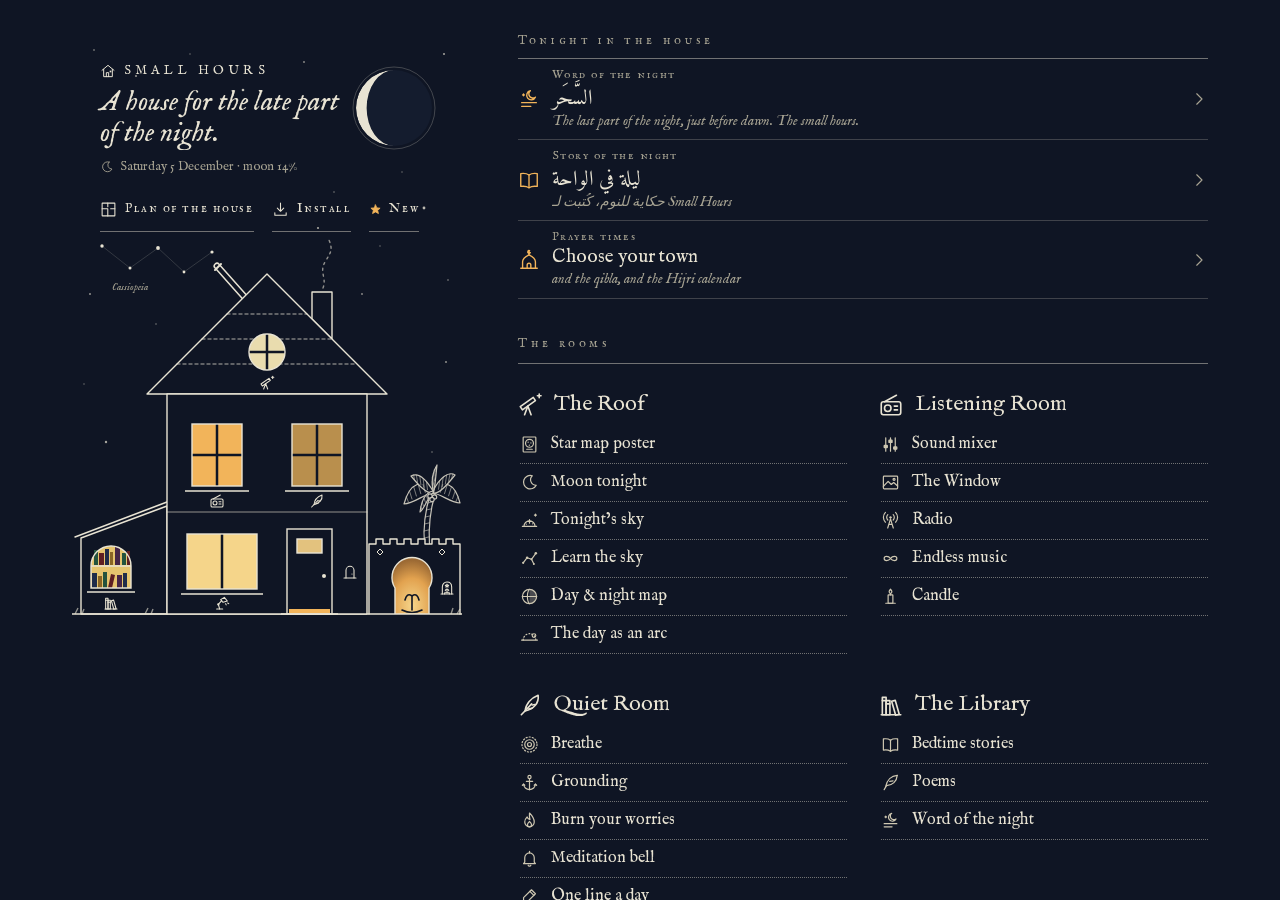
<file: index.html>
<!doctype html>
<html lang="en">
<head>
<meta charset="utf-8">
<meta name="viewport" content="width=device-width, initial-scale=1, viewport-fit=cover">
<title>Small Hours</title>
<meta name="description" content="A house for the late part of the night: the real sky, real sounds and scenes, calm, stories read aloud, study, prayer times and small gifts. Free, private, works offline.">
<meta name="theme-color" content="#0f1524">
<link rel="manifest" href="manifest.webmanifest">
<link rel="icon" href="icons/favicon-32.png" sizes="32x32">
<link rel="apple-touch-icon" href="icons/apple-touch-icon.png">
<meta name="apple-mobile-web-app-capable" content="yes">
<meta name="apple-mobile-web-app-status-bar-style" content="black-translucent">
<link rel="stylesheet" href="css/house.css">
<link rel="stylesheet" href="css/shell.css">
</head>
<body class="room-house shell-page">
<div class="panes" data-panes>
  <section class="pane" data-pane="a"><iframe name="sh-pane-a" title="Small Hours" allow="autoplay; fullscreen; geolocation; screen-wake-lock; clipboard-write; web-share; accelerometer; gyroscope; magnetometer" allowfullscreen></iframe></section>
  <section class="pane" data-pane="b" hidden><iframe name="sh-pane-b" title="Second room" allow="autoplay; fullscreen; geolocation; screen-wake-lock; clipboard-write; web-share; accelerometer; gyroscope; magnetometer" allowfullscreen></iframe></section>
</div>
<div class="player" data-player hidden>
  <button type="button" class="pl-main" data-pl-toggle aria-label="Pause everything"></button>
  <div class="pl-what"><span class="pl-g" data-pl-g></span><div class="pl-text"><div class="pl-title" data-pl-title></div><div class="pl-sub" data-pl-sub></div></div></div>
  <label class="pl-vol"><span class="sr-only">Volume</span><i data-glyph="volume" data-size="18"></i><input type="range" min="0" max="1" step="0.01" value="1" data-pl-vol></label>
  <button type="button" class="pl-btn" data-pl-sleep aria-label="Fade out timer"><i data-glyph="sleep" data-size="18"></i><span data-pl-sleep-label>off</span></button>
  <button type="button" class="pl-btn" data-pl-follow aria-pressed="false" title="Keep this sound playing in every room" hidden><i data-glyph="endless" data-size="18"></i><span>Follow me</span></button>
  <button type="button" class="pl-btn icon" data-pl-amb aria-pressed="true" title="The night sound outside the house"><i data-glyph="house" data-size="18"></i></button>
  <button type="button" class="pl-btn" data-pl-split aria-pressed="false"><i data-glyph="computer" data-size="18"></i><span data-pl-split-label>Two rooms</span></button>
  <button type="button" class="pl-btn icon" data-pl-stop aria-label="Stop all sound"><i data-glyph="close" data-size="18"></i></button>
</div>
<script src="js/index.js" defer></script>
<!-- An anonymous count of visits: no cookies, nothing about you. Ishak's stats: smallhours.goatcounter.com -->
<script data-goatcounter="https://smallhours.goatcounter.com/count" async src="https://gc.zgo.at/count.js"></script>
</body>
</html>
</file>
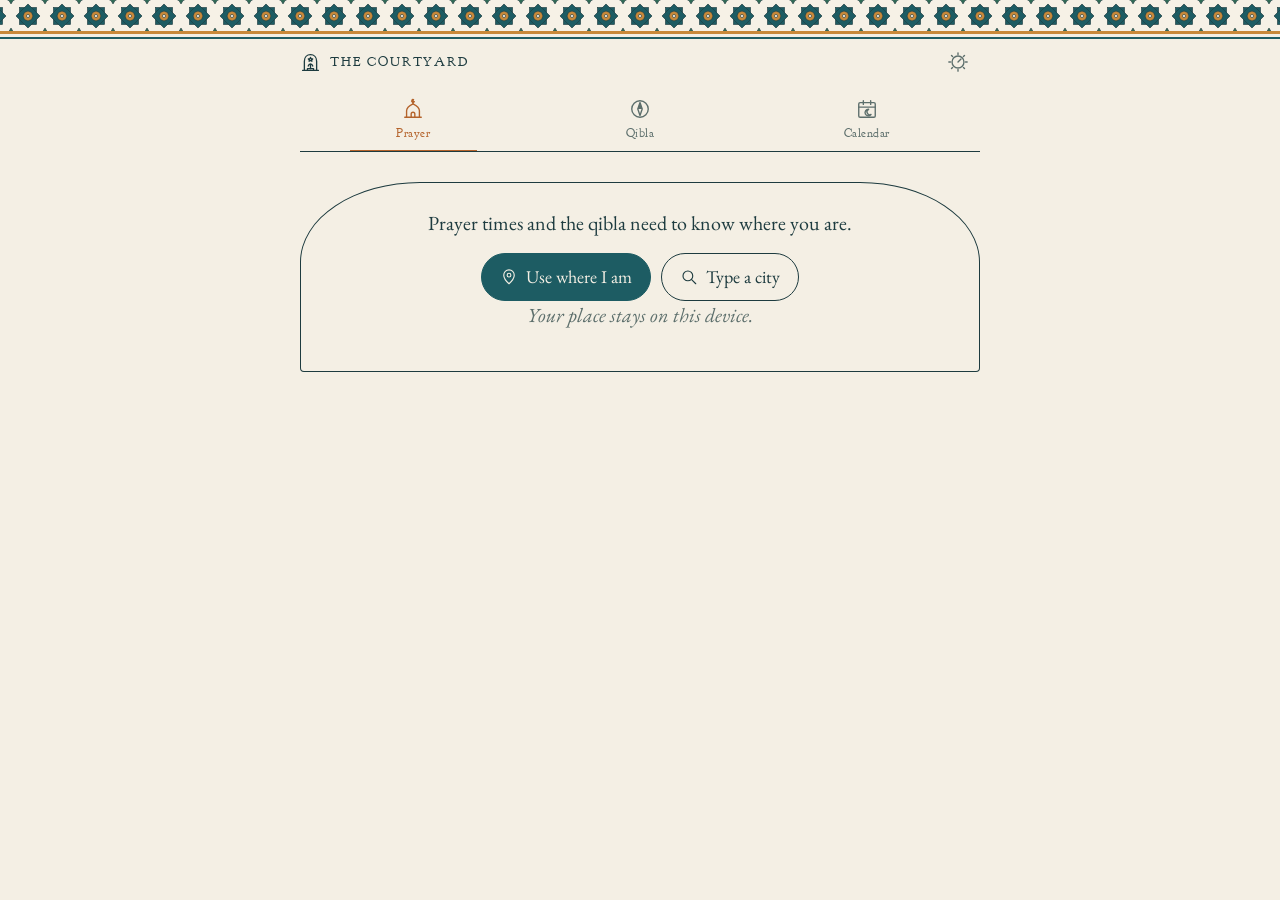
<file: courtyard.html>
<!doctype html>
<html lang="en">
<head>
<meta charset="utf-8">
<meta name="viewport" content="width=device-width, initial-scale=1, viewport-fit=cover">
<title>The Courtyard — Small Hours</title>
<meta name="theme-color" content="#f4efe4">
<link rel="manifest" href="manifest.webmanifest">
<link rel="icon" href="icons/favicon-32.png" sizes="32x32">
<link rel="apple-touch-icon" href="icons/apple-touch-icon.png">
<link rel="stylesheet" href="css/house.css">
<link rel="stylesheet" href="css/courtyard.css">
<script src="js/vendor/astronomy.min.js"></script>
</head>
<body class="room-page">
<div class="zellige top" aria-hidden="true"></div>
<div class="shell">
  <header class="topbar"></header>
  <nav class="tools"></nav>
  <main>
    <div class="noplace" data-noplace hidden>
      <p>Prayer times and the qibla need to know where you are.</p>
      <div class="row"><button type="button" class="ct-btn solid" data-geo><i data-glyph="location" data-size="18"></i>Use where I am</button><button type="button" class="ct-btn" data-pick><i data-glyph="search" data-size="18"></i>Type a city</button></div>
      <p class="ct-fine">Your place stays on this device.</p>
    </div>

    <!-- ───────── Prayer times ───────── -->
    <section class="tool" data-tool="prayer" aria-labelledby="pr-title">
      <h1 class="sr-only" id="pr-title">Prayer times</h1>
      <div class="arch" data-arch>
        <div class="arch-in">
          <div class="arch-label" data-next-label>NEXT</div>
          <div class="arch-ar" lang="ar" data-next-ar></div>
          <div class="arch-en" data-next-en></div>
          <div class="arch-time" data-next-time></div>
          <div class="arch-left" data-next-left></div>
          <div class="arch-hijri" lang="ar" data-hijri-line></div>
        </div>
      </div>
      <ol class="prayers" data-prayers></ol>
      <div class="ct-where" data-where></div>
      <section class="rem" aria-labelledby="rem-title">
        <div class="rem-orn" aria-hidden="true"><span></span><svg width="18" height="18" viewBox="0 0 24 24"><path d="M12 2 L14.5 9.5 L22 12 L14.5 14.5 L12 22 L9.5 14.5 L2 12 L9.5 9.5 Z" fill="currentColor"/></svg><span></span></div>
        <div class="rem-top">
          <div><h2 id="rem-title">A gentle reminder</h2><p class="rem-sub">A soft sound and a small card, in any room of the house.</p></div>
          <button type="button" class="rem-sw" role="switch" aria-checked="false" aria-labelledby="rem-title" data-rem-on><span></span></button>
        </div>
        <div class="rem-body" data-rem-body>
          <div class="rem-k" id="rem-when">WHEN</div>
          <div class="rem-grid g4" role="group" aria-labelledby="rem-when" data-rem-before></div>
          <div class="rem-k" id="rem-which">FOR WHICH PRAYERS</div>
          <div class="rem-grid g5" role="group" aria-labelledby="rem-which" data-rem-which></div>
          <p class="rem-note" data-rem-fajr></p>
          <div class="rem-k" id="rem-snd">THE SOUND · NATURE ONLY</div>
          <div class="rem-grid g2" role="group" aria-labelledby="rem-snd" data-rem-sound></div>
          <button type="button" class="rem-hear" data-rem-hear><svg width="14" height="14" viewBox="0 0 24 24" aria-hidden="true"><path d="M7 4 L20 12 L7 20 Z" fill="currentColor"/></svg>Hear it</button>
        </div>
        <p class="rem-note">Works while Small Hours is open, on the phone or the computer, in any room.</p>
      </section>
      <details class="ct-how" data-how>
        <summary><i data-glyph="settings" data-size="17"></i>How the times are worked out</summary>
        <label class="ct-field"><span>Method</span><select data-method></select></label>
        <div class="ct-field"><span>Asr</span><div class="ct-seg" data-asr></div></div>
        <p class="ct-fine">Times are calculated from the sun for your place. Your local mosque may differ by a few minutes; its times come first.</p>
      </details>
    </section>

    <!-- ───────── Qibla ───────── -->
    <section class="tool" data-tool="qibla" aria-labelledby="qb-title">
      <h1 class="ct-title" id="qb-title">Towards the Kaaba</h1>
      <div class="dial-wrap"><svg class="dial" data-dial viewBox="-120 -120 240 240" role="img" aria-label="Qibla compass"></svg></div>
      <div class="qb-read" data-qb-read aria-live="polite"></div>
      <div class="row center"><button type="button" class="ct-btn solid" data-compass><i data-glyph="compass" data-size="18"></i>Use the phone’s compass</button></div>
      <p class="ct-fine" data-qb-hint>Lay the phone flat, away from metal and magnets.</p>
      <div class="qb-map" data-qb-map></div>
    </section>

    <!-- ───────── Hijri calendar ───────── -->
    <section class="tool" data-tool="calendar" aria-labelledby="cl-title">
      <h1 class="sr-only" id="cl-title">Hijri calendar</h1>
      <div class="today-h" data-today-h></div>
      <div class="ramadan" data-ramadan></div>
      <div class="month">
        <div class="month-head"><button type="button" class="iconbtn" data-mprev aria-label="Previous month"><i data-glyph="back" data-size="22"></i></button><div data-mtitle></div><button type="button" class="iconbtn" data-mnext aria-label="Next month"><i data-glyph="next" data-size="22"></i></button></div>
        <div class="mgrid" data-mgrid></div>
      </div>
      <h2 class="ct-h2">Coming days</h2>
      <ul class="days" data-days></ul>
      <div class="newmoon" data-newmoon></div>
      <p class="ct-fine">Dates follow the Umm al-Qura calendar. Where the month begins with the sighting of the moon, it may differ by a day.</p>
    </section>
  </main>
</div>
<script src="js/courtyard.js" defer></script>
</body>
</html>
</file>
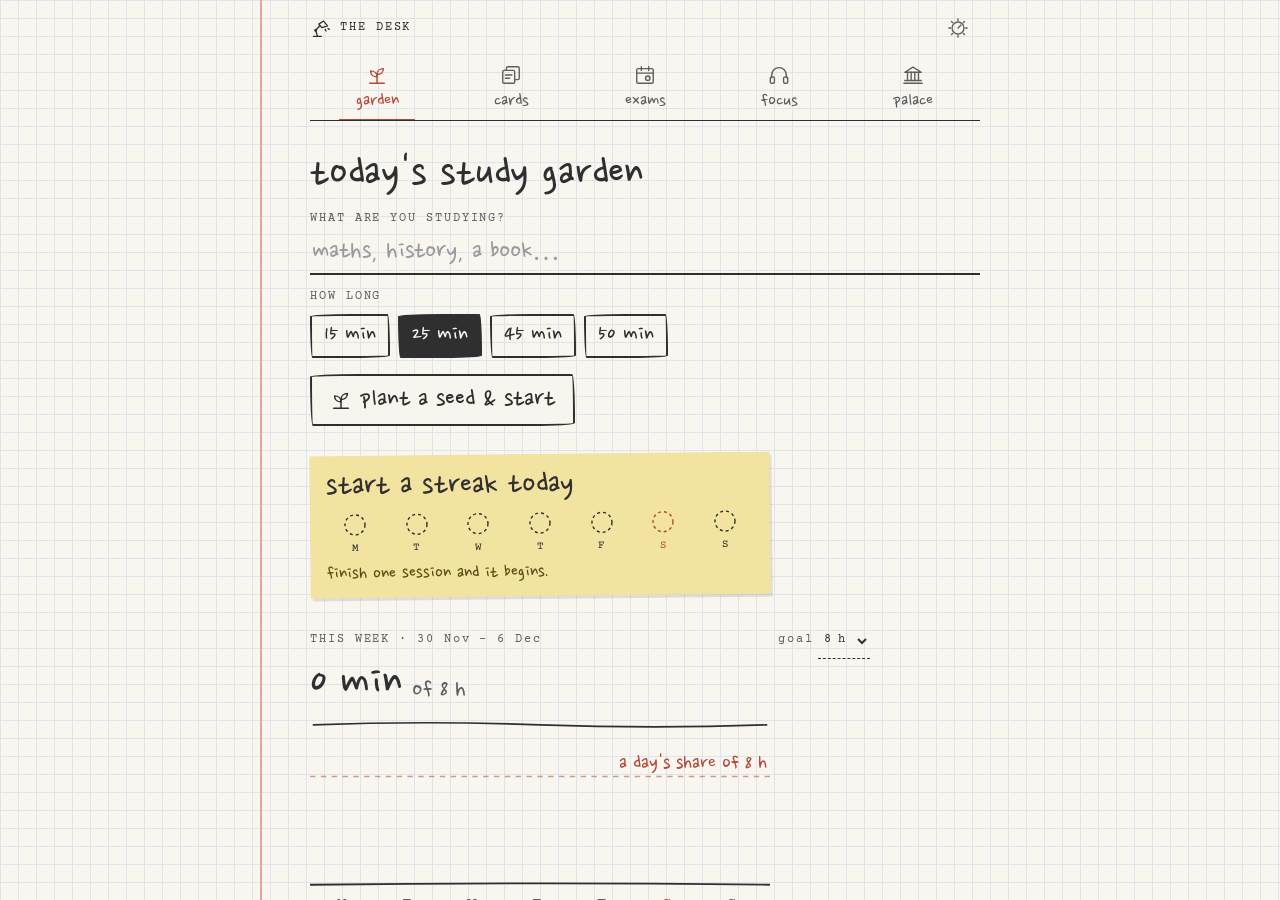
<file: desk.html>
<!doctype html>
<html lang="en">
<head>
<meta charset="utf-8">
<meta name="viewport" content="width=device-width, initial-scale=1, viewport-fit=cover">
<title>The Desk — Small Hours</title>
<meta name="theme-color" content="#f8f6ef">
<link rel="manifest" href="manifest.webmanifest">
<link rel="icon" href="icons/favicon-32.png" sizes="32x32">
<link rel="apple-touch-icon" href="icons/apple-touch-icon.png">
<link rel="stylesheet" href="css/house.css">
<link rel="stylesheet" href="css/desk.css">
</head>
<body class="room-page">
<div class="margin-line" aria-hidden="true"></div>
<div class="shell">
  <header class="topbar"></header>
  <nav class="tools"></nav>
  <main>
    <!-- ───────── Study garden ───────── -->
    <section class="tool" data-tool="garden" aria-labelledby="gd-title">
      <h1 class="pen-title" id="gd-title">today's study garden</h1>
      <div data-gd-setup>
        <label class="d-field"><span class="d-lbl">WHAT ARE YOU STUDYING?</span><input type="text" data-subject maxlength="40" placeholder="maths, history, a book…"></label>
        <div class="d-lbl" style="margin-top:14px">HOW LONG</div>
        <div class="chips" data-lengths></div>
        <div class="d-row"><button type="button" class="pen-btn big" data-gd-start><i data-glyph="garden" data-size="22" data-weight="1.6"></i>plant a seed &amp; start</button></div>
      </div>
      <div data-gd-run hidden>
        <div class="timer-row">
          <div><div class="big-time" data-gd-left>25:00</div><div class="d-small" data-gd-info></div></div>
        </div>
        <div class="d-row">
          <button type="button" class="pen-btn" data-gd-pause>pause</button>
          <button type="button" class="pen-btn red" data-gd-quit>give up</button>
          <span class="pen-aside" data-gd-aside>(the plant<br>will wilt)</span>
        </div>
      </div>
      <div class="gd-done" data-gd-done hidden></div>
      <section class="streak" data-gd-streak aria-label="Your study streak"></section>
      <section class="gd-week" data-gd-week aria-labelledby="gd-week">
        <div class="wk-head" data-gd-whead></div>
        <div data-gd-total></div>
        <div class="bars" data-gd-bars></div>
        <div class="gd-subj" data-gd-subj></div>
        <div class="wk-head gh"><h2 class="d-lbl">THE GARDEN · ONE BED A DAY</h2><span><button type="button" class="wk-arrow" data-gd-prev aria-label="The week before">‹</button><button type="button" class="wk-arrow" data-gd-next aria-label="The week after">›</button></span></div>
        <figure class="garden" aria-label="The garden for this week" data-garden></figure>
        <div class="pen-line" data-gd-sum></div>
        <p class="d-small legend">small plant 15–25 min · tall flower 45–50 min · grey: given up</p>
      </section>
      <div class="sticky" data-next-exam hidden></div>
    </section>

    <!-- ───────── Flashcards ───────── -->
    <section class="tool" data-tool="cards" aria-labelledby="fc-title">
      <h1 class="pen-title" id="fc-title">flashcards</h1>
      <p class="d-small">Cards you get wrong come back tomorrow. Cards you know wait longer and longer.</p>
      <div data-fc></div>
    </section>

    <!-- ───────── Exam countdown ───────── -->
    <section class="tool" data-tool="exams" aria-labelledby="ex-title">
      <h1 class="pen-title" id="ex-title">exam countdown</h1>
      <div data-exams></div>
      <form class="add-exam" data-exam-form>
        <label class="d-field"><span class="d-lbl">EXAM</span><input type="text" name="name" maxlength="40" required placeholder="maths"></label>
        <label class="d-field"><span class="d-lbl">DATE</span><input type="date" name="date" required></label>
        <button type="submit" class="pen-btn"><i data-glyph="plus" data-size="18" data-weight="1.6"></i>add</button>
      </form>
    </section>

    <!-- ───────── Focus mode ───────── -->
    <section class="tool" data-tool="focus" aria-labelledby="fo-title">
      <h1 class="pen-title" id="fo-title">focus mode</h1>
      <p class="d-small">One tap: a study session starts, soft rain and a quiet café play, and the screen stays awake. Put the phone face up and work.</p>
      <div class="d-row" style="margin-top:22px"><button type="button" class="pen-btn big" data-focus-go><i data-glyph="focus" data-size="24" data-weight="1.6"></i><span>start focus</span></button></div>
      <div class="d-lbl" style="margin-top:22px">SOUND</div>
      <div class="chips" data-focus-sound></div>
      <p class="d-small" data-focus-state style="margin-top:18px"></p>
    </section>
    <!-- ───────── Memory palace ───────── -->
    <section class="tool" data-tool="palace" aria-labelledby="mp-title">
      <h1 class="pen-title" id="mp-title">memory palace</h1>
      <p class="d-small">Picture a place you know by heart. Leave one thing to remember at each spot, as a strange, vivid picture. Later, walk through and pick them up again.</p>
      <div data-mp></div>
    </section>
  </main>
</div>
<script src="js/desk.js" defer></script>
</body>
</html>
</file>
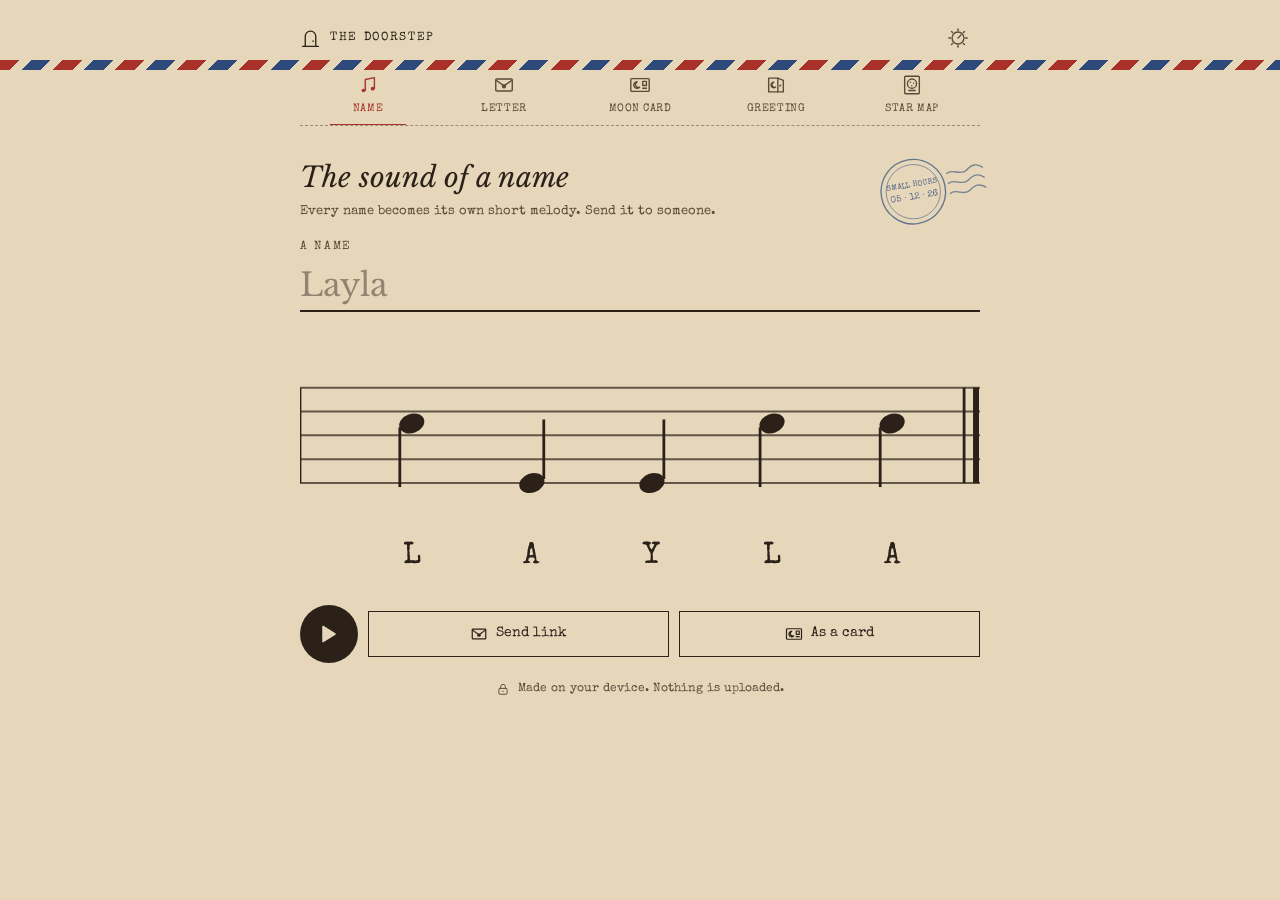
<file: doorstep.html>
<!doctype html>
<html lang="en">
<head>
<meta charset="utf-8">
<meta name="viewport" content="width=device-width, initial-scale=1, viewport-fit=cover">
<title>The Doorstep — Small Hours</title>
<meta name="theme-color" content="#e6d7bb">
<link rel="manifest" href="manifest.webmanifest">
<link rel="icon" href="icons/favicon-32.png" sizes="32x32">
<link rel="apple-touch-icon" href="icons/apple-touch-icon.png">
<link rel="stylesheet" href="css/house.css">
<link rel="stylesheet" href="css/doorstep.css">
<script src="js/vendor/astronomy.min.js"></script>
</head>
<body class="room-page">
<div class="airmail" aria-hidden="true"></div>
<div class="shell">
  <header class="topbar"></header>
  <nav class="tools"></nav>
  <main>
    <section class="tool" data-tool="name" aria-labelledby="nm-title">
      <div class="gift-banner" data-gift hidden><i data-glyph="letter" data-size="22" data-weight="1.6"></i><span>Someone sent you the sound of a name. Press play.</span></div>
      <svg class="postmark" viewBox="0 0 132 96" aria-hidden="true">
        <circle cx="46" cy="48" r="38" fill="none" stroke="#2d4a7a" stroke-width="1.6" opacity=".7"/><circle cx="46" cy="48" r="32" fill="none" stroke="#2d4a7a" stroke-width=".8" opacity=".7"/>
        <text x="46" y="42" text-anchor="middle" font-family="Special Elite, monospace" font-size="9" fill="#2d4a7a" opacity=".85">SMALL HOURS</text>
        <text x="46" y="57" text-anchor="middle" font-family="Special Elite, monospace" font-size="11" fill="#2d4a7a" opacity=".85" data-pm-date></text>
        <g fill="none" stroke="#2d4a7a" stroke-width="1.6" opacity=".6"><path d="M88 34 C 96 28, 104 40, 112 34 S 124 28, 132 34"/><path d="M88 46 C 96 40, 104 52, 112 46 S 124 40, 132 46"/><path d="M88 58 C 96 52, 104 64, 112 58 S 124 52, 132 58"/></g>
      </svg>
      <h1 class="d-title" id="nm-title">The sound of a name</h1>
      <p class="d-sub">Every name becomes its own short melody. Send it to someone.</p>
      <label class="name-field"><span class="label">A NAME</span><input type="text" data-name maxlength="24" placeholder="Layla" autocomplete="off" spellcheck="false"></label>
      <div class="staff-wrap"><svg class="staff" data-staff viewBox="0 0 342 132" role="img" aria-label="The melody of the name"></svg></div>
      <div class="actions">
        <button type="button" class="play-round" data-play aria-label="Play the melody"><i data-glyph="play" data-size="24"></i></button>
        <button type="button" class="btn" data-send><i data-glyph="letter" data-size="18" data-weight="1.6"></i>Send link</button>
        <button type="button" class="btn" data-card><i data-glyph="postcard" data-size="18" data-weight="1.6"></i>As a card</button>
      </div>
      <p class="fine"><i data-glyph="private" data-size="14" data-weight="1.6"></i>Made on your device. Nothing is uploaded.</p>
    </section>
    <!-- ───────── A sealed letter ───────── -->
    <section class="tool" data-tool="letter" aria-labelledby="lt-title">
      <div data-letter-write>
        <h1 class="d-title" id="lt-title">A sealed letter</h1>
        <p class="d-sub">Write it now. It stays sealed until the day you choose.</p>
        <label class="name-field"><span class="label">TO</span><input type="text" data-lt-to maxlength="30" placeholder="Sami"></label>
        <label class="name-field"><span class="label">THE LETTER</span><textarea class="letter-in" data-lt-text maxlength="600" placeholder="Dear…"></textarea></label>
        <label class="name-field"><span class="label">OPENS ON</span><input type="date" data-lt-date class="date-in"></label>
        <div class="actions"><button type="button" class="btn" data-lt-seal style="flex:1"><i data-glyph="letter" data-size="18" data-weight="1.6"></i>Seal &amp; send the link</button></div>
        <p class="fine">The date is a gentle seal, not a lock: someone who knows how could still read it early.</p>
      </div>
      <div data-letter-read hidden>
        <div class="envelope" data-envelope><div class="flap"></div><div class="seal" data-seal></div><div class="env-to" data-env-to></div></div>
        <p class="env-msg" data-env-msg></p>
        <div class="actions" style="justify-content:center"><button type="button" class="btn" data-lt-open hidden>Open the letter</button></div>
        <div class="letter-paper" data-letter-paper hidden></div>
      </div>
    </section>

    <!-- ───────── A moon postcard ───────── -->
    <section class="tool" data-tool="postcard" aria-labelledby="pc-title">
      <h1 class="d-title" id="pc-title">A moon postcard</h1>
      <p class="d-sub">The real moon from any night: a birthday, a first meeting, the night someone arrived.</p>
      <label class="name-field"><span class="label">THE NIGHT OF</span><input type="date" data-pc-date class="date-in"></label>
      <label class="name-field"><span class="label">A FEW WORDS</span><input type="text" data-pc-words maxlength="48" placeholder="the night we met"></label>
      <figure class="pc-frame" data-pc></figure>
      <div class="actions"><button type="button" class="btn" data-pc-save style="flex:1"><i data-glyph="postcard" data-size="18" data-weight="1.6"></i>Save or send the card</button></div>
    </section>

    <!-- ───────── A greeting card ───────── -->
    <section class="tool" data-tool="card" aria-labelledby="gc-title">
      <h1 class="d-title" id="gc-title">A card for someone</h1>
      <p class="d-sub">For Eid, Ramadan, a birthday, or just to say thank you. In Arabic, English or French.</p>
      <div class="gc-chips" role="group" aria-label="What for" data-gc-kinds></div>
      <div class="gc-langs" role="group" aria-label="Language" data-gc-langs></div>
      <div class="gc-row">
        <label class="name-field small"><span class="label">FOR</span><input type="text" data-gc-to maxlength="28" placeholder="Layla" autocomplete="off"></label>
        <label class="name-field small"><span class="label">FROM</span><input type="text" data-gc-from maxlength="28" placeholder="Sami" autocomplete="off"></label>
      </div>
      <label class="name-field"><span class="label">THE WORDS <button type="button" class="gc-reset" data-gc-reset>suggest again</button></span><textarea class="letter-in gc-msg" data-gc-msg maxlength="220" rows="3"></textarea></label>
      <figure class="gc-frame" data-gc></figure>
      <div class="actions">
        <button type="button" class="btn" data-gc-style><i data-glyph="starfill" data-size="16" data-weight="1.6"></i>New look</button>
        <button type="button" class="btn" data-gc-save style="flex:1.6"><i data-glyph="share" data-size="18" data-weight="1.6"></i>Save or send the card</button>
      </div>
      <p class="fine"><i data-glyph="private" data-size="14" data-weight="1.4"></i>Made on your device. Nothing is uploaded.</p>
    </section>
  </main>
</div>
<script src="js/doorstep.js" defer></script>
</body>
</html>
</file>
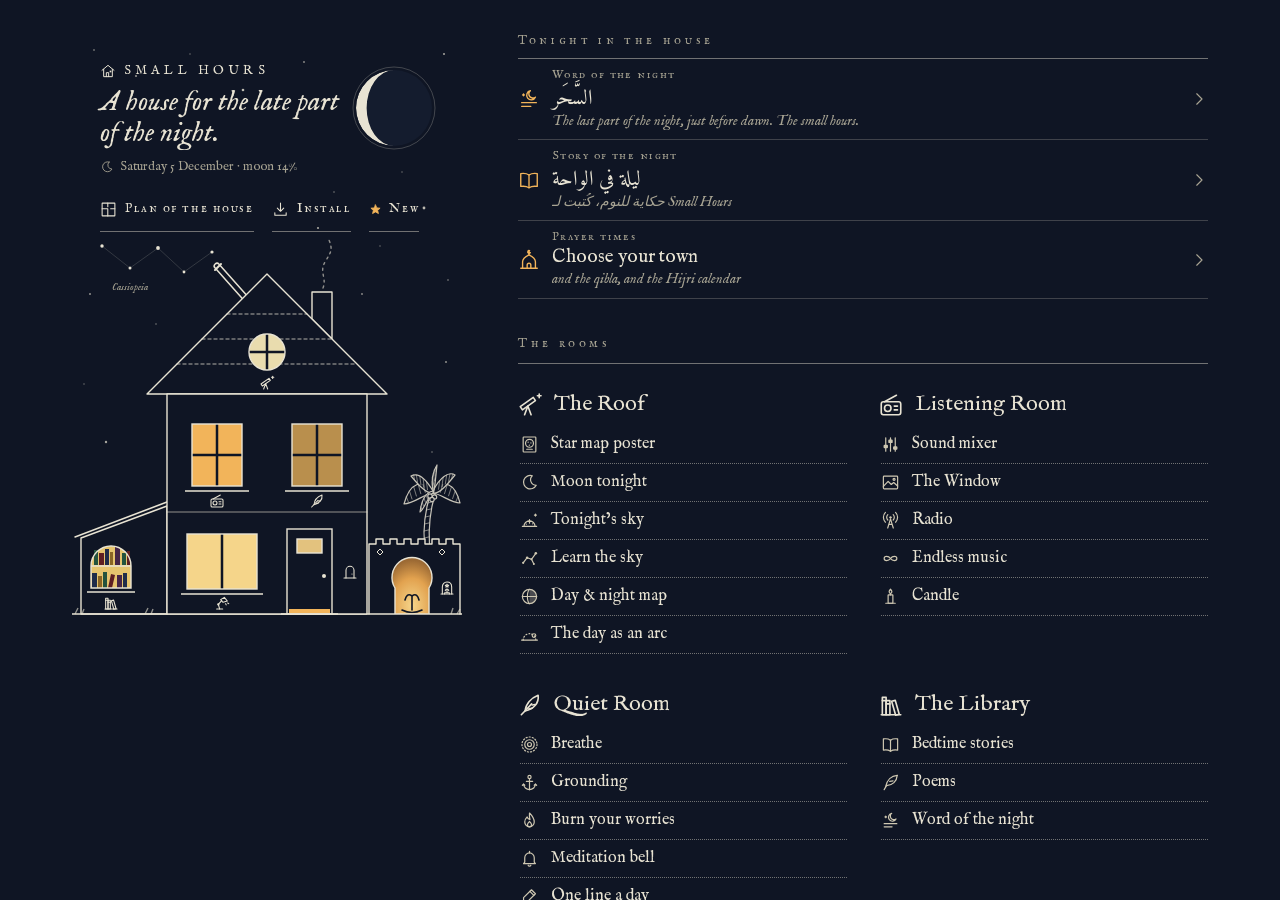
<file: house.html>
<!doctype html>
<html lang="en">
<head>
<meta charset="utf-8">
<meta name="viewport" content="width=device-width, initial-scale=1, viewport-fit=cover">
<title>Small Hours</title>
<meta name="description" content="A house for the late part of the night: the real sky, real sounds and scenes, calm, stories read aloud, study, prayer times and small gifts. Free, private, works offline.">
<meta name="theme-color" content="#0f1524">
<link rel="manifest" href="manifest.webmanifest">
<link rel="icon" href="icons/favicon-32.png" sizes="32x32">
<link rel="apple-touch-icon" href="icons/apple-touch-icon.png">
<meta name="apple-mobile-web-app-capable" content="yes">
<meta name="apple-mobile-web-app-status-bar-style" content="black-translucent">
<link rel="stylesheet" href="css/house.css">
<link rel="stylesheet" href="css/home.css">
<script src="js/vendor/astronomy.min.js"></script>
</head>
<body class="room-house home">
<div class="home-wrap">

<section class="stage" aria-label="The house">
  <svg class="stars" width="390" height="600" viewBox="0 0 390 600" aria-hidden="true">
    <g fill="#e8e3d3">
      <circle cx="22" cy="18" r="0.8" opacity="0.7"/><circle cx="64" cy="44" r="1.1" opacity="0.6"/><circle cx="118" cy="22" r="0.7" opacity="0.5"/>
      <circle cx="171" cy="58" r="1.3" opacity="0.8" class="tw"/><circle cx="232" cy="30" r="0.9" opacity="0.6"/><circle cx="262" cy="160" r="0.8" opacity="0.5"/>
      <circle cx="372" cy="22" r="1" opacity="0.7"/><circle cx="352" cy="176" r="1.4" opacity="0.8" class="tw tw2"/><circle cx="308" cy="214" r="0.7" opacity="0.5"/>
      <circle cx="246" cy="196" r="1.1" opacity="0.7"/><circle cx="376" cy="248" r="0.8" opacity="0.6"/>
      <circle cx="18" cy="262" r="1" opacity="0.6"/><circle cx="12" cy="352" r="0.7" opacity="0.5"/><circle cx="374" cy="330" r="1" opacity="0.6" class="tw tw3"/>
      <circle cx="34" cy="410" r="1.2" opacity="0.7"/><circle cx="360" cy="420" r="0.8" opacity="0.5"/><circle cx="42" cy="500" r="0.7" opacity="0.4"/>
      <circle cx="352" cy="512" r="1.1" opacity="0.6"/><circle cx="290" cy="262" r="0.9" opacity="0.6"/><circle cx="84" cy="292" r="0.8" opacity="0.5"/>
      <circle cx="330" cy="140" r="0.7" opacity="0.5"/>
    </g>
    <polyline points="30,214 58,236 86,216 112,240 140,220" fill="none" stroke="#e8e3d3" stroke-width="0.6" opacity="0.28"/>
    <g fill="#e8e3d3"><circle cx="30" cy="214" r="1.7"/><circle cx="58" cy="236" r="1.5"/><circle cx="86" cy="216" r="1.9"/><circle cx="112" cy="240" r="1.4"/><circle cx="140" cy="220" r="1.6"/></g>
    <text x="40" y="258" font-family="Fell, serif" font-style="italic" font-size="10" fill="#a8a493">Cassiopeia</text>
  </svg>

  <a class="moon-slot" href="roof.html#moon" data-moon aria-label="Tonight's moon"></a>

  <header class="home-head">
    <div class="brand"><i data-glyph="house" data-size="16"></i>SMALL HOURS</div>
    <h1>A house for the late part of the night.</h1>
    <div class="today"><i data-glyph="moon" data-size="14"></i><span data-today>Tonight</span></div>
  </header>

  <nav class="home-links" aria-label="House">
    <a href="plan.html"><i data-glyph="plan" data-size="17"></i>Plan of the house</a>
    <a href="install.html"><i data-glyph="install" data-size="17"></i>Install</a>
    <button type="button" data-whatsnew aria-label="What’s new"><i data-glyph="starfill" data-size="13"></i>New</button>
  </nav>

  <svg class="house" width="390" height="380" viewBox="-65 0 390 380" aria-hidden="true">
    <!-- the library wing -->
    <g fill="none" stroke="#e8e3d3" stroke-width="1.4" stroke-linejoin="round" stroke-linecap="round">
      <polygon points="30,262 -56,294 -56,370 30,370" fill="#0f1524"/>
      <path d="M30 258 L-62 293"/>
    </g>
    <path class="win w2" d="M-46 344 V322 A20 20 0 0 1 -6 322 V344 Z" fill="#e6c46e"/>
    <g class="books">
      <rect x="-43" y="306" width="4" height="15" fill="#24533e"/><rect x="-38" y="309" width="5" height="12" fill="#5e1f22"/><rect x="-32" y="305" width="4" height="16" fill="#1f2c4a"/>
      <rect x="-27" y="308" width="3" height="13" fill="#8a6526"/><rect x="-22" y="303" width="5" height="18" fill="#452547"/><rect x="-15" y="309" width="4" height="12" fill="#24533e"/><rect x="-10" y="307" width="3" height="14" fill="#5e1f22"/>
      <rect x="-45" y="329" width="5" height="15" fill="#1f2c4a"/><rect x="-39" y="332" width="4" height="12" fill="#8a6526"/><rect x="-34" y="328" width="4" height="16" fill="#24533e"/>
      <polygon points="-29,344 -26,330 -22,331 -25,344" fill="#5e1f22"/><rect x="-20" y="331" width="5" height="13" fill="#452547"/><rect x="-14" y="329" width="4" height="15" fill="#1f2c4a"/>
    </g>
    <g fill="none" stroke="#e8e3d3" stroke-width="1.4">
      <path d="M-46 344 V322 A20 20 0 0 1 -6 322 V344 Z"/><line x1="-46" y1="322" x2="-6" y2="322"/><line x1="-50" y1="348" x2="-2" y2="348"/>
    </g>
    <!-- the courtyard -->
    <g fill="none" stroke="#e8e3d3" stroke-width="1.4" stroke-linecap="round" stroke-linejoin="round">
      <g class="palm" transform="translate(-13 0)" fill="#0f1524" stroke="#e8e3d3" stroke-width="1.2" stroke-linejoin="round" stroke-linecap="round">
        <path d="M300.5 301 C 299 285 301 267 306.5 249 L 311 250 C 306 267 304.5 285 305.5 301 Z"/>
        <path d="M300.4 294 l5 -1.2 M300.2 287 l5 -1.2 M300.6 280 l5 -1.2 M301.4 273 l5 -1.2 M302.4 266 l5 -1.2 M303.8 259 l5 -1.2" fill="none" stroke-width=".9" opacity=".7"/>
        <path d="M309 247 C 298.0 235.0 286.0 238.0 280 260 C 290.1 259.4 300.3 250.0 309 249 Z"/><path d="M309 247 C 320.0 235.0 331.0 239.0 336 259 C 326.6 258.8 317.1 250.0 309 249 Z"/><path d="M309 247 C 302.0 235.0 294.0 228.0 287 232 C 294.7 241.2 302.4 250.0 309 249 Z"/><path d="M309 247 C 316.0 233.0 325.0 227.0 331 231 C 323.3 240.6 315.6 250.0 309 249 Z"/><path d="M309 247 C 307.0 236.0 309.0 227.0 313 221 C 311.6 234.1 310.2 250.0 309 249 Z"/><path d="M309 247 C 304.0 248.0 298.0 252.0 296 268 C 300.6 264.6 305.1 250.0 309 249 Z"/>
        <path d="M299.0 240.4 L301.3 248.4 M294.2 240.3 L296.8 249.7 M289.6 242.5 L292.4 252.0 M285.5 247.0 L288.0 255.0 M282.4 252.9 L284.4 258.0 M318.7 240.5 L316.3 248.4 M323.3 240.5 L320.5 249.7 M327.5 242.7 L324.6 251.8 M331.2 247.0 L328.6 254.6 M334.0 252.5 L332.0 257.4 M302.5 237.7 L303.5 245.7 M299.1 234.4 L300.2 243.3 M295.8 232.1 L296.9 240.7 M292.4 231.0 L293.5 238.2 M289.6 231.0 L290.6 236.0 M315.7 236.6 L314.5 245.3 M319.2 233.1 L317.9 242.7 M322.7 230.9 L321.3 240.0 M326.0 229.8 L324.6 237.4 M328.7 230.0 L327.5 235.2 M308.2 237.7 L309.3 245.0 M308.5 233.5 L309.8 241.3 M309.3 229.6 L310.5 236.9 M310.4 226.0 L311.2 232.0 M311.6 223.3 L312.0 227.7 M304.4 249.0 L305.5 252.0 M302.1 251.0 L303.5 254.7 M300.0 254.0 L301.4 258.2 M298.2 258.1 L299.5 262.1 M296.9 262.7 L297.9 265.6" fill="none" stroke-width=".8" opacity=".75"/>
        <circle cx="306" cy="252" r="2.2"/><circle cx="310.5" cy="253" r="2.2"/><circle cx="308" cy="255.5" r="2.2"/>
      </g>
      <path d="M232 370 V300 h7 v-5 h7 v5 h7 v-5 h7 v5 h7 v-5 h7 v5 h7 v-5 h7 v5 h7 v-5 h7 v5 h7 v-5 h7 v5 h7 V370" fill="#0f1524"/>
    </g>
    <defs><radialGradient id="court-glow" cx=".5" cy=".85" r=".8"><stop offset="0" stop-color="#f5d58a"/><stop offset=".6" stop-color="#e2a24f"/><stop offset="1" stop-color="#9c6a34"/></radialGradient></defs>
    <path class="win w3" d="M258 370 V344 A20 20 0 1 1 292 344 V370 Z" fill="url(#court-glow)"/>
    <g fill="none" stroke="#0f1524" stroke-width="1.6" stroke-linecap="round">
      <path d="M265 366 Q275 371 285 366"/><path d="M275 366 V352 M275 352 C 271 349 269 352 268 356 M275 352 C 279 349 281 352 282 356"/>
    </g>
    <g fill="none" stroke="#e8e3d3" stroke-width="1.4">
      <path d="M258 370 V344 A20 20 0 1 1 292 344 V370"/>
      <path d="M240 308 l3 -3 l3 3 l-3 3 Z M302 308 l3 -3 l3 3 l-3 3 Z" stroke-width="1"/>
      <path d="M-65 370 L325 370"/>
    </g>
    <g fill="none" stroke="#e8e3d3" stroke-width="1.4" stroke-linejoin="round" stroke-linecap="round">
      <path class="smoke" d="M186 44 C 190 34, 182 28, 188 18 S 196 6, 192 -4" stroke-dasharray="2 4" opacity="0.6"/>
      <polygon points="175,48 195,48 195,95 175,75" fill="#0f1524"/>
      <line x1="112" y1="58" x2="80" y2="22" stroke-width="7"/>
      <line x1="112" y1="58" x2="80" y2="22" stroke="#0f1524" stroke-width="4"/>
      <line x1="84" y1="20" x2="78" y2="26" stroke-width="2"/>
      <polygon points="10,150 130,30 250,150" fill="#0f1524"/>
      <line x1="90" y1="70" x2="170" y2="70" stroke-dasharray="3 3" opacity="0.5"/>
      <line x1="65" y1="95" x2="195" y2="95" stroke-dasharray="3 3" opacity="0.5"/>
      <line x1="40" y1="120" x2="220" y2="120" stroke-dasharray="3 3" opacity="0.5"/>
      <rect x="30" y="150" width="200" height="220" fill="#0f1524"/>
      <line x1="30" y1="268" x2="230" y2="268" opacity="0.4"/>
    </g>
    <circle class="win" cx="130" cy="108" r="18" fill="#e9dcae"/>
    <rect class="win" x="55" y="180" width="50" height="62" fill="#f2b45a"/>
    <rect class="win w2" x="155" y="180" width="50" height="62" fill="#b98f4d"/>
    <rect class="win w3" x="50" y="290" width="70" height="55" fill="#f5d58a"/>
    <rect x="152" y="365" width="41" height="4" fill="#f2b45a"/>
    <rect x="160" y="295" width="25" height="14" fill="#e3c27e"/>
    <g stroke="#0f1524" stroke-width="2.5">
      <line x1="130" y1="90" x2="130" y2="126"/><line x1="112" y1="108" x2="148" y2="108"/>
      <line x1="80" y1="180" x2="80" y2="242"/><line x1="55" y1="211" x2="105" y2="211"/>
      <line x1="180" y1="180" x2="180" y2="242"/><line x1="155" y1="211" x2="205" y2="211"/>
      <line x1="85" y1="290" x2="85" y2="345"/>
    </g>
    <g fill="none" stroke="#e8e3d3" stroke-width="1.4">
      <circle cx="130" cy="108" r="18"/>
      <rect x="55" y="180" width="50" height="62"/><rect x="155" y="180" width="50" height="62"/>
      <rect x="50" y="290" width="70" height="55"/>
      <line x1="48" y1="247" x2="112" y2="247"/><line x1="148" y1="247" x2="212" y2="247"/><line x1="44" y1="350" x2="126" y2="350"/>
      <rect x="150" y="285" width="45" height="85"/><rect x="160" y="295" width="25" height="14"/>
      <line x1="144" y1="370" x2="201" y2="370"/>
            <path d="M-62 370 l3 -6 M-55 370 l2 -5 M8 370 l3 -6 M14 370 l2 -5 M314 370 l2 -6 M320 370 l3 -5" opacity="0.6"/>
    </g>
    <circle cx="187" cy="332" r="2" fill="#e8e3d3"/>
  </svg>

  <i class="badge" style="left:187px;top:343px" data-glyph="roof" data-size="16" data-weight="1.6"></i>
  <i class="badge" style="left:137px;top:461px" data-glyph="listening" data-size="16" data-weight="1.6"></i>
  <i class="badge" style="left:237px;top:461px" data-glyph="quiet" data-size="16" data-weight="1.6"></i>
  <i class="badge" style="left:142px;top:563px" data-glyph="desk" data-size="16" data-weight="1.6"></i>
  <i class="badge" style="left:270px;top:532px" data-glyph="doorstep" data-size="16" data-weight="1.6"></i>
  <i class="badge" style="left:31px;top:563px" data-glyph="library" data-size="16" data-weight="1.6"></i>
  <i class="badge" style="left:367px;top:548px" data-glyph="courtyard" data-size="16" data-weight="1.6"></i>

  <a class="win-link" href="roof.html" aria-label="Enter The Roof" style="left:173px;top:298px;width:44px;height:44px;border-radius:50%"></a>
  <a class="win-link" href="listening.html" aria-label="Enter the Listening Room" style="left:120px;top:392px;width:50px;height:62px"></a>
  <a class="win-link" href="quiet.html" aria-label="Enter the Quiet Room" style="left:220px;top:392px;width:50px;height:62px"></a>
  <a class="win-link" href="desk.html" aria-label="Enter The Desk" style="left:115px;top:502px;width:70px;height:55px"></a>
  <a class="win-link" href="doorstep.html" aria-label="Open the door to The Doorstep" style="left:215px;top:497px;width:45px;height:85px"></a>
  <a class="win-link" href="library.html" aria-label="Enter The Library" style="left:19px;top:512px;width:40px;height:46px;border-radius:20px 20px 0 0"></a>
  <a class="win-link" href="courtyard.html" aria-label="Enter The Courtyard" style="left:323px;top:525px;width:34px;height:57px;border-radius:17px 17px 0 0"></a>
</section>

<section class="tonight-in" data-tonight-in aria-label="Tonight in the house"></section>
<section class="directory" aria-label="The rooms">
  <div class="dir-head label">The rooms</div>
  <div class="dir-grid" data-rooms></div>
</section>

<section class="maker" aria-label="Who made Small Hours">
  <p class="maker-line">Small Hours was made by <b>Ishak</b>, for the late part of the night.</p>
  <a class="maker-btn" href="https://t.me/Isko_ooo" target="_blank" rel="noopener"><i data-glyph="send" data-size="18" data-weight="1.6"></i><span>Message me on Telegram</span><small>@Isko_ooo</small></a>
</section>

<footer class="promises">
  <span><i data-glyph="install" data-size="17"></i>Install on phone or computer</span>
  <span><i data-glyph="offline" data-size="17"></i>Works without internet</span>
  <span><i data-glyph="private" data-size="17"></i>Everything stays on your device</span>
  <span><i data-glyph="house" data-size="17"></i>Free, always</span>
</footer>
</div>

<script src="js/home.js" defer></script>
</body>
</html>
</file>
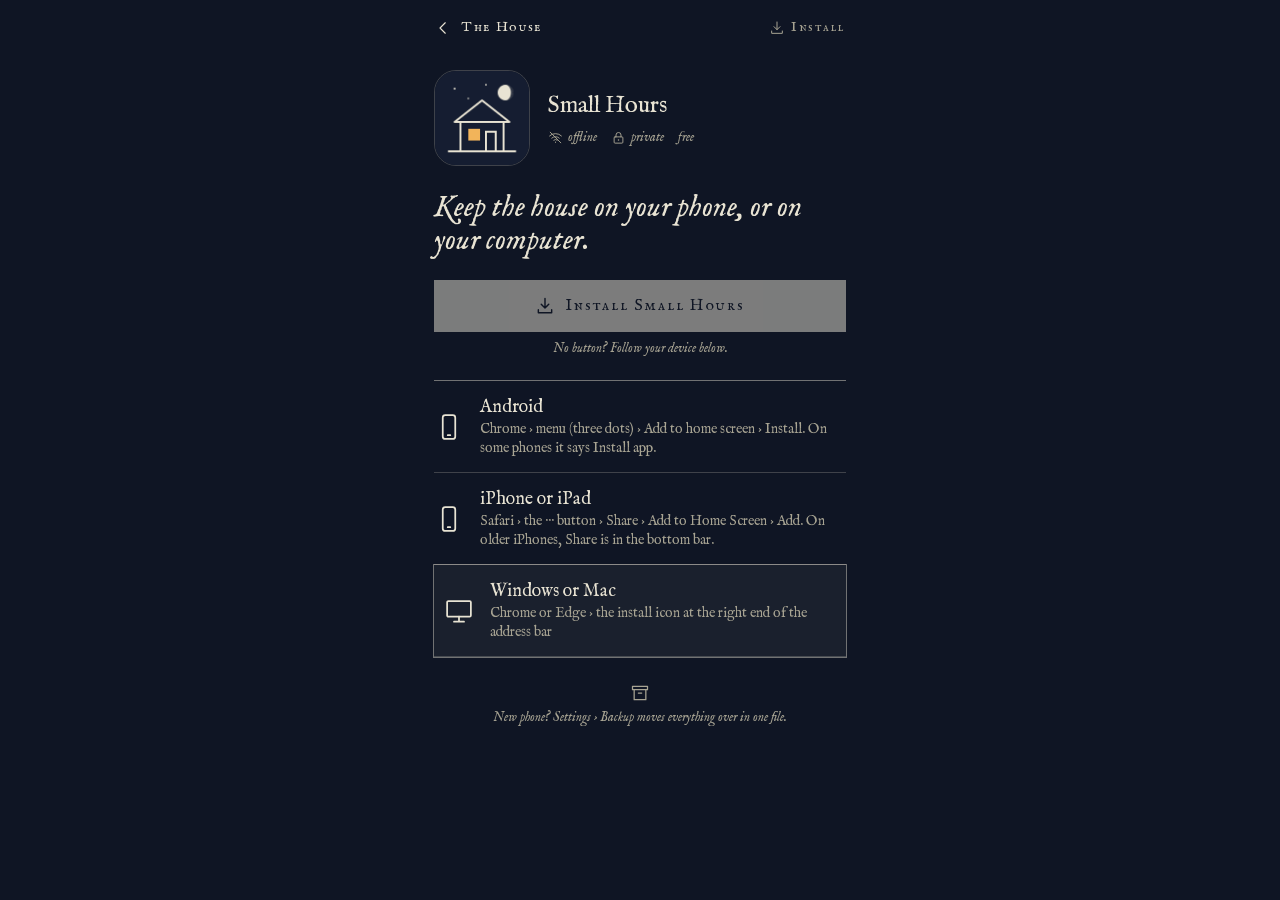
<file: install.html>
<!doctype html>
<html lang="en">
<head>
<meta charset="utf-8">
<meta name="viewport" content="width=device-width, initial-scale=1, viewport-fit=cover">
<title>Install Small Hours</title>
<meta name="theme-color" content="#0f1524">
<link rel="manifest" href="manifest.webmanifest">
<link rel="icon" href="icons/favicon-32.png" sizes="32x32">
<link rel="apple-touch-icon" href="icons/apple-touch-icon.png">
<link rel="stylesheet" href="css/house.css">
<style>
  .install { max-width: 460px; margin: 0 auto; padding: 0 24px 40px; }
  .app-card { display: flex; align-items: center; gap: 18px; margin-top: 14px; }
  .app-card img { width: 96px; height: 96px; border-radius: 22px; border: 1px solid var(--line); }
  .app-card .name { font-size: 24px; }
  .facts { display: flex; gap: 14px; flex-wrap: wrap; font-style: italic; font-size: 13px; color: var(--muted); }
  .facts span { display: flex; align-items: center; gap: 5px; }
  .install h1 { margin: 26px 0 0; font-weight: 400; font-style: italic; font-size: 30px; line-height: 1.1; }
  .bigbtn { margin-top: 22px; width: 100%; height: 52px; display: flex; align-items: center; justify-content: center; gap: 10px; border: 0; background: var(--ink); color: var(--bg); font-family: 'Fell SC', serif; font-size: 16px; letter-spacing: .12em; cursor: pointer; }
  .bigbtn[disabled] { opacity: .5; cursor: default; }
  .steps { margin-top: 22px; border-top: 1px solid var(--line-strong); }
  .step { display: flex; gap: 16px; align-items: center; padding: 14px 0; border-bottom: 1px solid var(--line); }
  .step .t { font-size: 18px; }
  .step .d { font-size: 14px; color: var(--muted); line-height: 1.35; }
  .step.mine { background: rgba(232,227,211,.05); outline: 1px solid var(--line-strong); outline-offset: 0; padding-left: 10px; }
  .after { margin-top: 26px; display: flex; flex-direction: column; align-items: center; gap: 6px; font-style: italic; font-size: 13px; color: var(--muted); text-align: center; }
</style>
</head>
<body class="room-house">
<main class="install">
  <div class="topbar">
    <a class="room-title" href="house.html"><i data-glyph="back" data-size="18"></i>The House</a>
    <span class="label" style="display:flex;gap:6px;align-items:center"><i data-glyph="install" data-size="16"></i>Install</span>
  </div>
  <div class="app-card">
    <img src="icons/icon-192.png" alt="The Small Hours app icon: a small house at night with one lit window">
    <div style="display:flex;flex-direction:column;gap:6px">
      <div class="name">Small Hours</div>
      <div class="facts"><span><i data-glyph="offline" data-size="15"></i>offline</span><span><i data-glyph="private" data-size="15"></i>private</span><span>free</span></div>
    </div>
  </div>
  <h1>Keep the house on your phone, or on your computer.</h1>
  <button class="bigbtn" type="button" data-install><i data-glyph="install" data-size="20" data-weight="1.7"></i><span data-install-label>Install Small Hours</span></button>
  <p class="hint" data-install-hint style="text-align:center;font-style:italic;color:var(--muted);font-size:13px;margin:8px 0 0">No button? Follow your device below.</p>

  <div class="steps">
    <div class="step" data-os="android"><i data-glyph="phone" data-size="30" data-weight="1.4"></i><div><div class="t">Android</div><div class="d">Chrome › menu (three dots) › Add to home screen › Install. On some phones it says Install app.</div></div></div>
    <div class="step" data-os="ios"><i data-glyph="phone" data-size="30" data-weight="1.4"></i><div><div class="t">iPhone or iPad</div><div class="d">Safari › the ··· button › Share › Add to Home Screen › Add. On older iPhones, Share is in the bottom bar.</div></div></div>
    <div class="step" data-os="desktop"><i data-glyph="computer" data-size="30" data-weight="1.4"></i><div><div class="t">Windows or Mac</div><div class="d">Chrome or Edge › the install icon at the right end of the address bar</div></div></div>
  </div>

  <div class="after"><i data-glyph="backup" data-size="20"></i><span>New phone? Settings › Backup moves everything over in one file.</span></div>
</main>
<script src="js/install.js" defer></script>
</body>
</html>
</file>
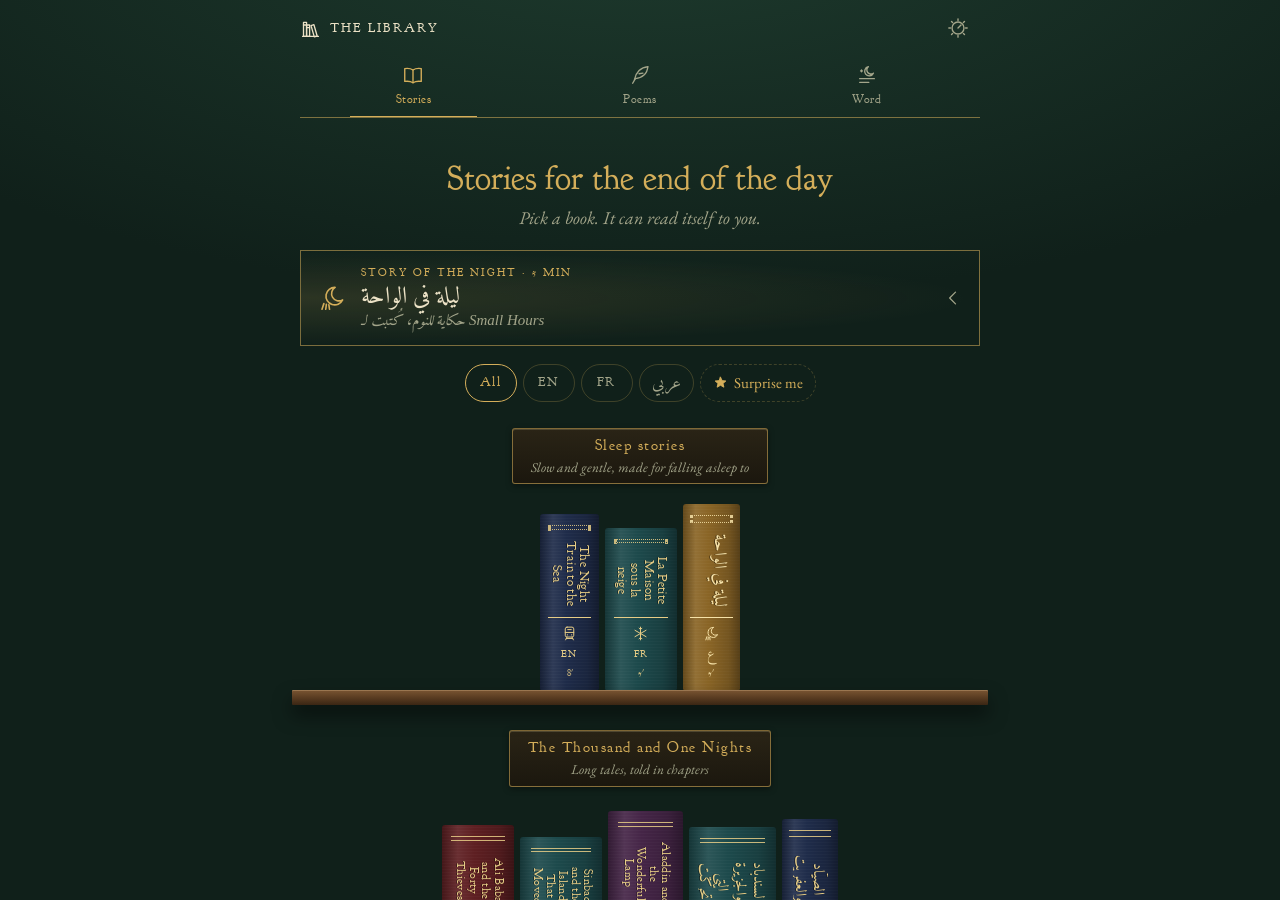
<file: library.html>
<!doctype html>
<html lang="en">
<head>
<meta charset="utf-8">
<meta name="viewport" content="width=device-width, initial-scale=1, viewport-fit=cover">
<title>The Library — Small Hours</title>
<meta name="theme-color" content="#10201a">
<link rel="manifest" href="manifest.webmanifest">
<link rel="icon" href="icons/favicon-32.png" sizes="32x32">
<link rel="apple-touch-icon" href="icons/apple-touch-icon.png">
<link rel="stylesheet" href="css/house.css">
<link rel="stylesheet" href="css/library.css">
</head>
<body class="room-page">
<div class="shell">
  <header class="topbar"></header>
  <nav class="tools"></nav>
  <main>
    <!-- ───────── Stories ───────── -->
    <section class="tool" data-tool="stories" aria-labelledby="st-title">
      <div class="shelf-view">
        <h1 class="lib-title" id="st-title">Stories for the end of the day</h1>
        <p class="lib-sub">Pick a book. It can read itself to you.</p>
        <div class="resume" data-resume hidden></div>
        <div class="tonight-story" data-tonight-story></div>
        <div class="seg" role="group" aria-label="Language" data-st-langs></div>
        <div class="shelves" data-shelves></div>
        <p class="lib-fine" data-lib-count></p>
      </div>
    </section>

    <!-- ───────── Poems ───────── -->
    <section class="tool" data-tool="poems" aria-labelledby="po-title">
      <div class="shelf-view">
        <h1 class="lib-title" id="po-title">Poems, read slowly</h1>
        <div class="tonight" data-tonight></div>
        <div class="contents" data-contents></div>
      </div>
    </section>

    <!-- ───────── Word of the night ───────── -->
    <section class="tool" data-tool="word" aria-labelledby="wd-title">
      <h1 class="sr-only" id="wd-title">Word of the night</h1>
      <div class="wordcard" data-wordcard></div>
      <p class="word-next" data-word-next></p>
      <div class="collect">
        <div class="collect-head"><span>Your collection</span><span data-collect-count></span></div>
        <div class="tokens" data-tokens></div>
        <p class="lib-fine">A new word arrives every night. Come back to collect them all.</p>
      </div>
    </section>

    <!-- ───────── The open book (stories and poems) ───────── -->
    <article class="reader" data-reader hidden aria-live="off">
      <div class="reader-top">
        <a class="iconbtn" data-reader-back href="#stories" aria-label="Back to the shelf"><i data-glyph="back" data-size="22"></i></a>
        <span class="reader-crumb" data-crumb></span>
      </div>
      <div class="page" data-page></div>
      <div class="dock" data-dock>
        <div class="dock-row">
          <button type="button" class="read-go" data-read-go aria-label="Read aloud"><i data-glyph="play" data-size="22"></i></button>
          <div class="dock-what"><div class="dock-title" data-dock-title>Read to me</div><div class="dock-sub" data-dock-sub></div></div>
          <button type="button" class="dock-btn" data-speed aria-label="Reading speed"><i data-glyph="speed" data-size="18"></i><span data-speed-label>Calm</span></button>
          <button type="button" class="dock-btn icon" data-textsize aria-label="Text size"><span class="aa"><small>A</small>A</span></button>
          <button type="button" class="dock-btn icon" data-dark aria-pressed="false" aria-label="Dark page for reading in bed"><i data-glyph="moon" data-size="18"></i></button>
        </div>
        <div class="dock-row two">
          <div class="beds" role="group" aria-label="Sound while you read" data-beds></div>
          <button type="button" class="timer-chip" data-timer aria-pressed="false" title="Stop reading after a while"><i data-glyph="sleep" data-size="16"></i><span data-timer-label>To the end</span></button>
          <label class="voice"><span class="sr-only">Voice</span><i data-glyph="aloud" data-size="17"></i><select data-voice></select></label>
        </div>
        <p class="dock-note" data-dock-note hidden></p>
      </div>
    </article>
  </main>
</div>
<script src="js/library.js" defer></script>
</body>
</html>
</file>
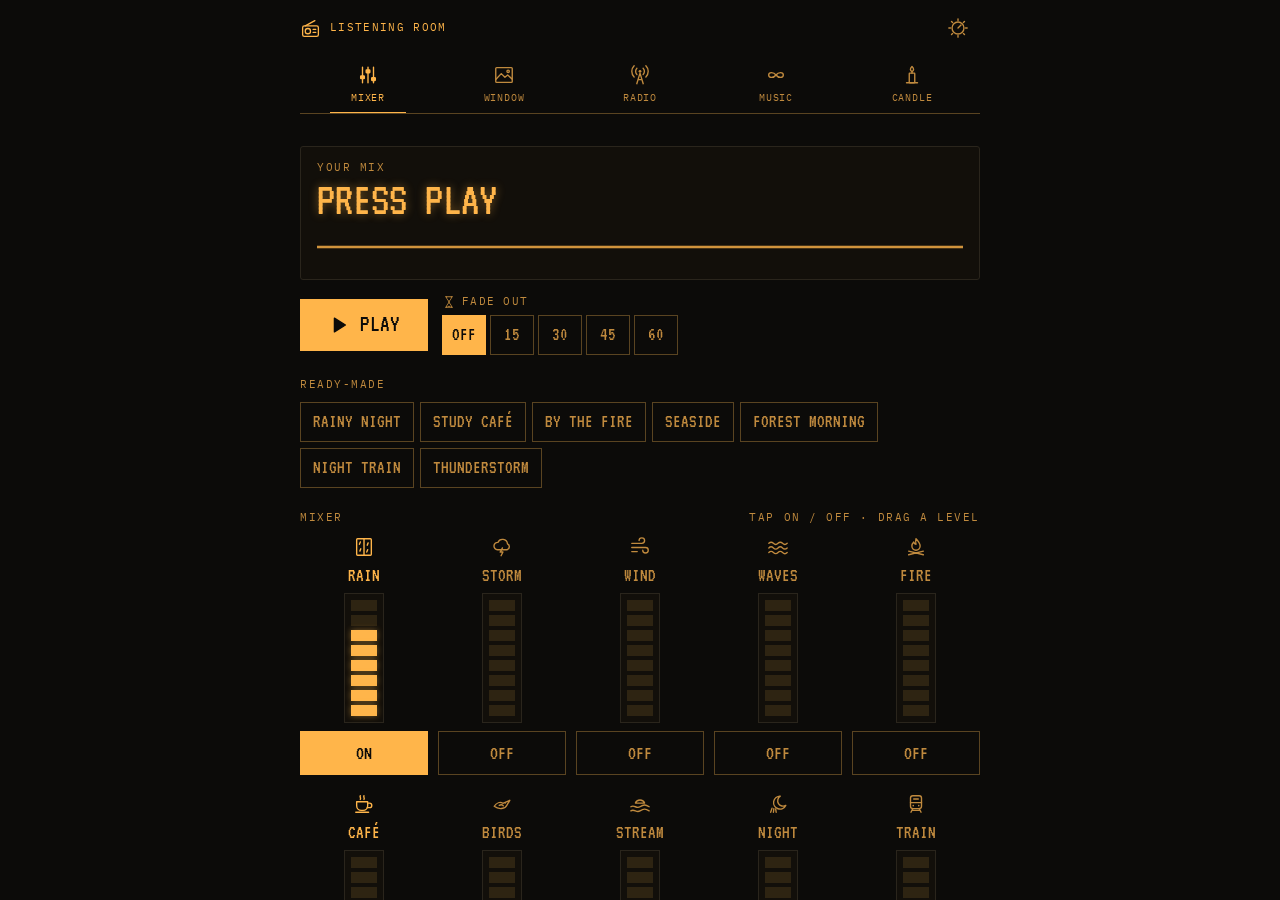
<file: listening.html>
<!doctype html>
<html lang="en">
<head>
<meta charset="utf-8">
<meta name="viewport" content="width=device-width, initial-scale=1, viewport-fit=cover">
<title>Listening Room — Small Hours</title>
<meta name="theme-color" content="#0c0b09">
<link rel="manifest" href="manifest.webmanifest">
<link rel="icon" href="icons/favicon-32.png" sizes="32x32">
<link rel="apple-touch-icon" href="icons/apple-touch-icon.png">
<link rel="stylesheet" href="css/house.css">
<link rel="stylesheet" href="css/listening.css">
</head>
<body class="room-page">
<div class="shell">
  <header class="topbar"></header>
  <nav class="tools"></nav>
  <main>
    <!-- ───────── Mixer ───────── -->
    <section class="tool" data-tool="mixer" aria-labelledby="mix-title">
      <div class="display">
        <div class="display-top"><span id="mix-title">YOUR MIX</span><span data-sleep-left></span></div>
        <div class="display-big" data-mix-name>PRESS PLAY</div>
        <canvas class="scope" data-scope height="40" aria-hidden="true"></canvas>
      </div>
      <div class="transport">
        <button class="big-play" type="button" data-mix-play aria-pressed="false"><i data-glyph="play" data-size="22"></i><span>PLAY</span></button>
        <div class="sleep" role="group" aria-label="Fade out after">
          <span class="lbl"><i data-glyph="sleep" data-size="14" data-weight="1.6"></i>FADE OUT</span>
          <div class="sleep-opts" data-sleep-opts></div>
        </div>
      </div>
      <div class="mix-head"><span>READY-MADE</span></div>
      <div class="presets" data-presets></div>
      <div class="mix-head"><span>MIXER</span><span>TAP ON / OFF · DRAG A LEVEL</span></div>
      <div class="mixer" data-mixer></div>
      <p class="foot">REAL RECORDINGS · FREE LICENCES (CREDITS IN THE PLAN OF THE HOUSE)<br>SOUND KEEPS PLAYING AS YOU MOVE BETWEEN ROOMS</p>
    </section>

    <!-- ───────── Radio ───────── -->
    <section class="tool" data-tool="radio" aria-labelledby="radio-title">
      <div class="display">
        <div class="display-top"><span id="radio-title">NOW PLAYING</span><span class="onair" data-onair hidden><i></i>ON AIR</span></div>
        <div class="display-big" data-now>TURN THE DIAL</div>
        <div class="display-sub" data-now-sub>PICK A STATION, OR SEARCH THE WHOLE WORLD</div>
      </div>
      <div class="radio-controls">
        <button class="big-play" type="button" data-radio-play aria-pressed="false"><i data-glyph="play" data-size="22"></i><span>PLAY</span></button>
        <label class="vol"><i data-glyph="volume" data-size="18"></i><span class="sr-only">Radio volume</span><input type="range" min="0" max="1" step="0.01" value="0.8" data-radio-vol></label>
      </div>
      <div class="seg" role="tablist" aria-label="Find a station" data-rtabs>
        <button type="button" role="tab" data-rtab="picks" aria-selected="true"><i data-glyph="broadcast" data-size="17" data-weight="1.6"></i>PICKS</button>
        <button type="button" role="tab" data-rtab="search" aria-selected="false"><i data-glyph="search" data-size="17" data-weight="1.6"></i>SEARCH</button>
        <button type="button" role="tab" data-rtab="favs" aria-selected="false"><i data-glyph="star" data-size="17" data-weight="1.6"></i>SAVED</button>
      </div>

      <div data-rpanel="picks">
        <svg class="dial" data-dial viewBox="0 0 342 70" role="img" aria-label="Tuning dial: English, French and Arabic"></svg>
        <div class="seg" role="group" aria-label="Language" data-langs>
          <button type="button" data-lang="en" aria-pressed="true">EN</button>
          <button type="button" data-lang="fr" aria-pressed="false">FR</button>
          <button type="button" data-lang="ar" aria-pressed="false" lang="ar">عربي</button>
        </div>
        <div class="seg two" role="group" aria-label="Talk or music" data-kinds>
          <button type="button" data-kind="talk" aria-pressed="true"><i data-glyph="broadcast" data-size="18" data-weight="1.6"></i>TALK</button>
          <button type="button" data-kind="music" aria-pressed="false"><i data-glyph="melody" data-size="18" data-weight="1.6"></i>MUSIC</button>
        </div>
        <ul class="stations" data-stations></ul>
      </div>

      <div data-rpanel="search" hidden>
        <form class="rsearch" data-rsearch role="search">
          <label class="sr-only" for="rq">Search stations</label>
          <input id="rq" type="search" data-rq placeholder="STATION, CITY OR STYLE" autocomplete="off">
          <button type="submit" class="big-play small" aria-label="Search"><i data-glyph="search" data-size="20"></i></button>
        </form>
        <div class="chips" data-rchips></div>
        <p class="hint-line" data-rhint>Search over 45,000 public stations from the Radio Browser directory.</p>
        <ul class="stations" data-rresults></ul>
      </div>

      <div data-rpanel="favs" hidden>
        <ul class="stations" data-rfavs></ul>
        <p class="hint-line" data-rfavs-empty>Tap the star next to any station to keep it here.</p>
      </div>
      <p class="foot">RADIO NEEDS INTERNET · LIVE PUBLIC STREAMS FROM THE STATIONS THEMSELVES<br>DIRECTORY: RADIO-BROWSER.INFO</p>
    </section>

    <!-- ───────── Endless music ───────── -->
    <section class="tool" data-tool="music" aria-labelledby="music-title">
      <div class="display">
        <div class="display-top"><span id="music-title">ENDLESS MUSIC</span><span data-music-step></span></div>
        <div class="display-big" data-music-name>NEVER THE SAME TWICE</div>
        <canvas class="scope" data-scope2 height="40" aria-hidden="true"></canvas>
      </div>
      <div class="seg" role="group" aria-label="Mood" data-moods>
        <button type="button" data-mood="night" aria-pressed="true">NIGHT</button>
        <button type="button" data-mood="rain" aria-pressed="false">RAIN</button>
        <button type="button" data-mood="dawn" aria-pressed="false">DAWN</button>
      </div>
      <div class="transport">
        <button class="big-play" type="button" data-music-play aria-pressed="false"><i data-glyph="play" data-size="22"></i><span>PLAY</span></button>
      </div>
      <p class="foot">SOFT CHORDS AND GLASS NOTES, COMPOSED LIVE ON YOUR DEVICE.<br>IT PLAYS UNDER THE MIXER AND IN THE WINDOW TOO.</p>
    </section>

    <!-- ───────── Candle ───────── -->
    <section class="tool" data-tool="candle" aria-labelledby="cd-title">
      <h1 class="sr-only" id="cd-title">Candle</h1>
      <div class="seg cd-kinds" data-cd-kinds></div>
      <div class="cd-stage" data-cd-stage>
        <canvas class="candle" data-candle aria-label="A candle burning on a table at night, by a window" role="img"></canvas>
        <button type="button" class="cd-full" data-cd-full aria-label="Full screen"><i data-glyph="expand" data-size="18" data-weight="1.6"></i></button>
        <button type="button" class="cd-exit" data-cd-exit aria-label="Leave full screen"><i data-glyph="shrink" data-size="18" data-weight="1.6"></i></button>
        <div class="cd-left" data-cd-left aria-live="polite"></div>
      </div>
      <div class="cd-burn">
        <div class="lbl"><i data-glyph="timer" data-size="14"></i>LET IT BURN</div>
        <div class="sleep-opts" data-cd-burn></div>
      </div>
      <div class="transport" style="justify-content:center">
        <button class="big-play" type="button" data-candle-go aria-pressed="true"><i data-glyph="candle" data-size="22"></i><span>BLOW IT OUT</span></button>
      </div>
      <p class="foot">A WARM LIGHT TO READ BY, OR TO FALL ASLEEP TO.<br>MOVE YOUR FINGER NEAR THE FLAME, OR TAP IT. TURN YOUR SCREEN BRIGHTNESS DOWN.</p>
    </section>
  </main>
</div>
<script src="js/listening.js" defer></script>
</body>
</html>
</file>
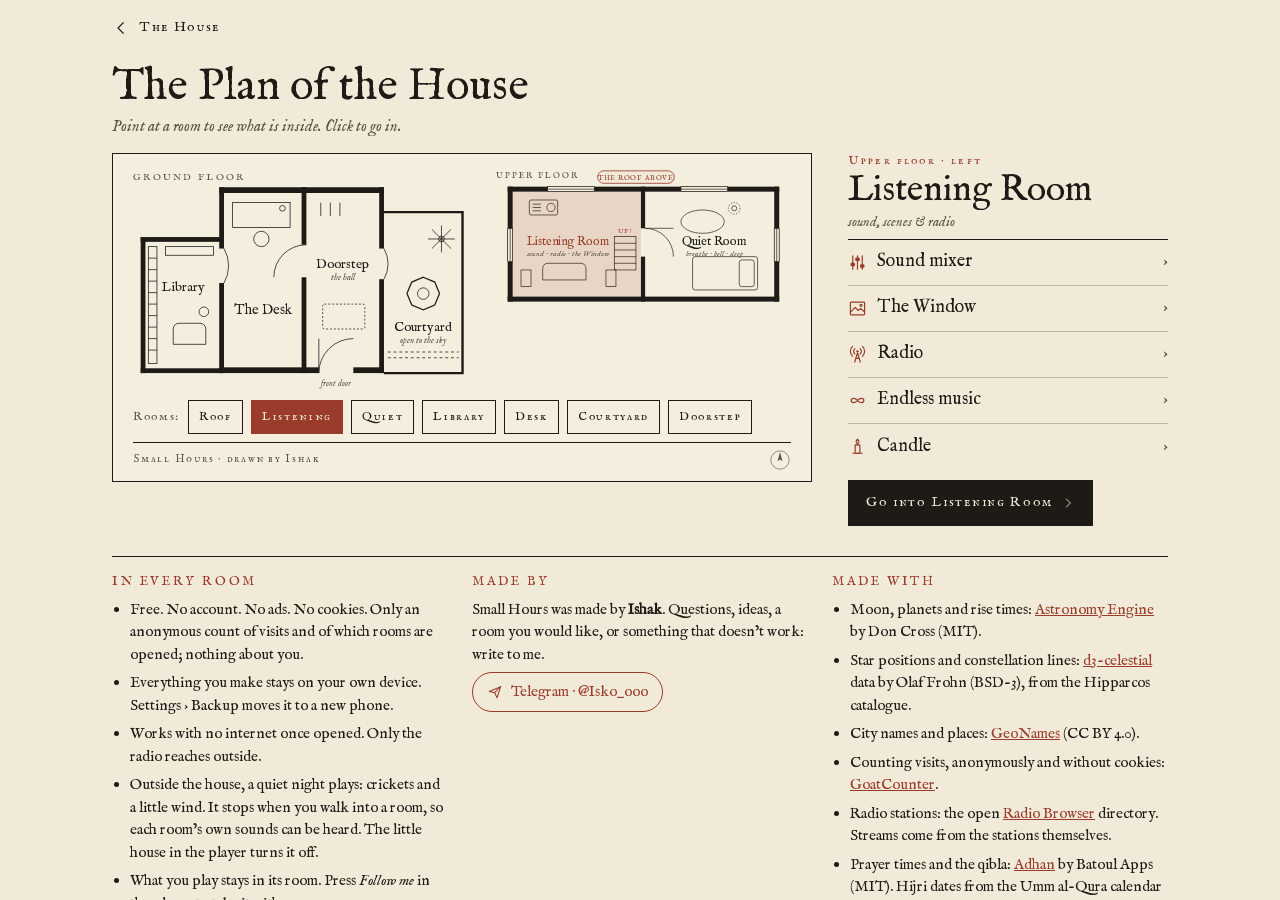
<file: plan.html>
<!doctype html>
<html lang="en">
<head>
<meta charset="utf-8">
<meta name="viewport" content="width=device-width, initial-scale=1, viewport-fit=cover">
<title>Plan of the House — Small Hours</title>
<meta name="theme-color" content="#f1ead8">
<link rel="manifest" href="manifest.webmanifest">
<link rel="icon" href="icons/favicon-32.png" sizes="32x32">
<link rel="stylesheet" href="css/house.css">
<style>
  body { background: #f1ead8; }
  .plan { max-width: 1100px; margin: 0 auto; padding: 0 22px 60px; }
  .plan h1 { margin: 8px 0 0; font-weight: 400; font-size: 40px; line-height: 1.05; }
  .plan .sub { font-style: italic; color: var(--muted); margin: 6px 0 0; }
  .fp { display: grid; grid-template-columns: minmax(0, 1fr); gap: 14px; margin-top: 14px; }
  .floors { display: flex; flex-direction: column; gap: 4px; }
  .floors svg { display: block; width: 100%; max-width: 520px; height: auto; overflow: visible; }
  .floors .tb svg { width: 22px; height: 22px; flex: 0 0 22px; }
  .floors .hit { fill: transparent; cursor: pointer; outline: none; }
  .floors .hit:focus-visible { stroke: var(--accent); stroke-width: 2; stroke-dasharray: 4 3; }
  .floors .tint { fill: var(--accent); fill-opacity: 0; transition: fill-opacity .2s; pointer-events: none; }
  .floors .tint.on { fill-opacity: .14; }
  .floors .lbl { pointer-events: none; transition: fill .2s; }
  .floors .lbl.on { fill: var(--accent); }
  .floors .roofchip { cursor: pointer; }
  .floors .roofchip.on rect { fill: var(--accent); } .floors .roofchip.on text { fill: var(--bg); }
  .rc { background: var(--panel); border: 1px solid var(--ink); padding: 12px 14px; display: flex; flex-direction: column; gap: 2px; }
  .rc .k { font-family: var(--f-label); font-size: 12px; letter-spacing: .18em; color: var(--accent); }
  .rc h2 { margin: 0; font-weight: 400; font-size: 26px; line-height: 1.1; }
  .rc .what { font-style: italic; font-size: 14px; color: var(--muted); margin: 0 0 4px; }
  .rc ul { list-style: none; margin: 0; padding: 0; }
  .rc li a, .rc li span.t { display: flex; align-items: center; gap: 10px; min-height: 42px; border-bottom: 1px solid var(--line); text-decoration: none; font-size: 16px; color: var(--ink); }
  .rc li:last-child a, .rc li:last-child span.t { border-bottom: 0; }
  .rc li .glyph { color: var(--accent); }
  .rc li .arr { margin-left: auto; color: var(--muted); }
  .rc li .soon { color: var(--muted); }
  .rc .go { margin-top: 8px; align-self: flex-start; display: inline-flex; align-items: center; gap: 8px; min-height: 46px; padding: 0 18px; background: var(--ink); color: var(--bg); text-decoration: none; font-family: var(--f-label); letter-spacing: .12em; font-size: 14px; }
  .chips { display: none; }
  .tb { display: flex; justify-content: space-between; align-items: center; border-top: 1px solid var(--ink); padding-top: 6px; margin-top: 4px; font-family: var(--f-label); font-size: 11px; letter-spacing: .16em; color: var(--muted); }
  @media (min-width: 900px) {
    .plan h1 { font-size: 44px; }
    .fp { grid-template-columns: minmax(0, 1fr) 320px; gap: 36px; align-items: start; }
    .floors { border: 1px solid var(--ink); background: rgba(255,255,255,.18); padding: 16px 20px 10px; }
    .floors .pair { display: flex; gap: 24px; align-items: flex-start; }
    .floors .pair svg { flex: 1 1 0; min-width: 0; }
    .floors .pair svg:first-child { flex-grow: 1.15; }
    .chips { display: flex; flex-wrap: wrap; gap: 8px; align-items: center; margin-top: 8px; font-family: var(--f-label); font-size: 12px; letter-spacing: .14em; }
    .chips button { font: inherit; letter-spacing: inherit; color: var(--ink); background: transparent; border: 1px solid var(--line-strong); padding: 6px 10px; min-height: 34px; cursor: pointer; }
    .chips button[aria-pressed="true"] { background: var(--accent); border-color: var(--accent); color: var(--bg); }
    .rc { background: transparent; border: 0; padding: 0; }
    .rc h2 { font-size: 36px; }
    .rc ul { border-top: 1px solid var(--ink); }
    .rc li a, .rc li span.t { min-height: 46px; font-size: 18px; border-bottom: 1px solid var(--line); }
  }
  .notes { display: grid; grid-template-columns: repeat(auto-fit, minmax(280px, 1fr)); gap: 24px; margin-top: 30px; padding-top: 16px; border-top: 1.5px solid var(--ink); }
  .notes h3 { margin: 0 0 8px; font-family: 'Fell SC', serif; font-weight: 400; font-size: 13px; letter-spacing: .2em; color: var(--accent); text-transform: uppercase; }
  .notes p, .notes li { font-size: 15px; line-height: 1.5; margin: 0 0 6px; }
  .notes ul { padding-left: 18px; margin: 0; }
  .notes a { color: var(--accent); }
  .notes .tg { display: inline-flex; align-items: center; gap: 8px; min-height: 40px; padding: 0 14px; border: 1px solid var(--accent); border-radius: 20px; text-decoration: none; }
</style>
</head>
<body class="room-roof">
<main class="plan">
  <div class="topbar"><a class="room-title" href="house.html"><i data-glyph="back" data-size="18"></i>The House</a></div>
  <h1>The Plan of the House</h1>
  <p class="sub" data-hint>Seven rooms on two floors and a roof. Tap a room.</p>
  <div class="fp" data-plan></div>
  <div class="notes">
    <div>
      <h3>In every room</h3>
      <ul>
        <li>Free. No account. No ads. No cookies. Only an anonymous count of visits and of which rooms are opened; nothing about you.</li>
        <li>Everything you make stays on your own device. Settings › Backup moves it to a new phone.</li>
        <li>Works with no internet once opened. Only the radio reaches outside.</li>
        <li>Outside the house, a quiet night plays: crickets and a little wind. It stops when you walk into a room, so each room’s own sounds can be heard. The little house in the player turns it off.</li>
        <li>What you play stays in its room. Press <i>Follow me</i> in the player to take it with you.</li>
        <li>Install it like an app on phone or computer: <a href="install.html">how</a>.</li>
      </ul>
    </div>
    <div>
      <h3>Made by</h3>
      <p>Small Hours was made by <b>Ishak</b>. Questions, ideas, a room you would like, or something that doesn’t work: write to me.</p>
      <p><a class="tg" href="https://t.me/Isko_ooo" target="_blank" rel="noopener"><i data-glyph="send" data-size="16" data-weight="1.6"></i>Telegram · @Isko_ooo</a></p>
    </div>
    <div>
      <h3>Made with</h3>
      <ul>
        <li>Moon, planets and rise times: <a href="https://github.com/cosinekitty/astronomy">Astronomy Engine</a> by Don Cross (MIT).</li>
        <li>Star positions and constellation lines: <a href="https://github.com/ofrohn/d3-celestial">d3-celestial</a> data by Olaf Frohn (BSD-3), from the Hipparcos catalogue.</li>
        <li>City names and places: <a href="https://www.geonames.org/">GeoNames</a> (CC BY 4.0).</li>
        <li>Counting visits, anonymously and without cookies: <a href="https://www.goatcounter.com/">GoatCounter</a>.</li>
        <li>Radio stations: the open <a href="https://www.radio-browser.info/">Radio Browser</a> directory. Streams come from the stations themselves.</li>
        <li>Prayer times and the qibla: <a href="https://github.com/batoulapps/adhan-js">Adhan</a> by Batoul Apps (MIT). Hijri dates from the Umm al-Qura calendar built into your browser.</li>
        <li>World outlines: <a href="https://github.com/topojson/world-atlas">world-atlas</a> from Natural Earth (ISC; public domain data).</li>
        <li>Type: IM Fell English, VT323, IBM Plex Mono, Cormorant Garamond, Nanum Pen Script, Courier Prime, Special Elite, Libre Baskerville, EB Garamond, Goudy Bookletter 1911, Amiri and Noto Kufi Arabic (SIL Open Font License).</li>
        <li>The Library: the stories are Small Hours’ own retellings of old tales that belong to everyone (the Brothers Grimm, the Jataka tales, Hans Christian Andersen, Juha, and Ibn al-Muqaffa’s <i>Kalila wa Dimna</i>). The poems are the poets’ own words, all long in the public domain. Reading aloud uses the voices already on your device.</li>
      </ul>
    </div>
    <div>
      <h3>Sounds &amp; scenes</h3>
      <p>Scenes, icons, music, bells and thunder are drawn or played live by code. The nature sounds are real recordings, shared under free licences and looped by Small Hours. They came by way of the open-source <a href="https://github.com/rafaelmardojai/blanket">Blanket</a> project (edits by Porrumentzio):</p>
      <ul>
        <li>Rain: <a href="https://freesound.org/people/alex36917/sounds/524605/">alex36917</a>, CC BY</li>
        <li>Storm: <a href="https://freesound.org/people/digifishmusic/sounds/41739/">Digifish music</a>, CC BY</li>
        <li>Waves: <a href="https://freesound.org/people/Luftrum/sounds/48412/">Luftrum</a>, CC BY</li>
        <li>Train: <a href="https://freesound.org/people/SDLx/sounds/259988/">SDLx</a>, CC BY 3.0</li>
        <li>Wind: <a href="https://freesound.org/people/felix.blume/sounds/217506/">felix.blume</a>, CC0</li>
        <li>Birds: <a href="https://freesound.org/people/kvgarlic/sounds/156826/">kvgarlic</a>, CC0</li>
        <li>Stream: <a href="https://freesound.org/people/gluckose/sounds/333987/">gluckose</a>, CC0</li>
        <li>Fireplace: <a href="https://soundbible.com/1543-Fireplace.html">ezwa</a>, public domain</li>
        <li>Café: <a href="https://soundbible.com/1664-Restaurant-Ambiance.html">stephan</a>, public domain</li>
        <li>Night crickets: <a href="https://soundbible.com/2083-Crickets-Chirping-At-Night.html">Lisa Redfern</a>, public domain</li>
      </ul>
    </div>
  </div>
</main>
<script src="js/plan.js" defer></script>
</body>
</html>
</file>
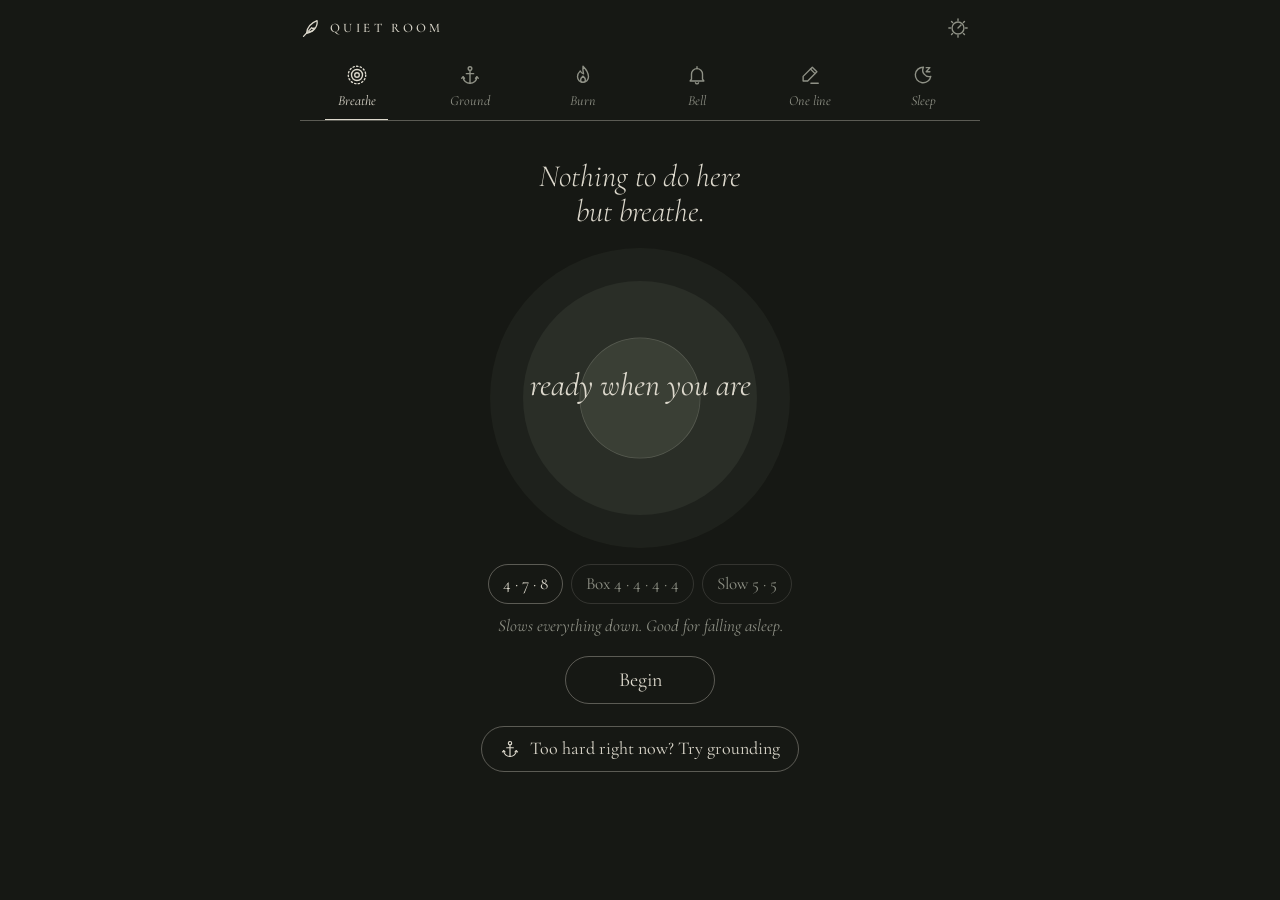
<file: quiet.html>
<!doctype html>
<html lang="en">
<head>
<meta charset="utf-8">
<meta name="viewport" content="width=device-width, initial-scale=1, viewport-fit=cover">
<title>Quiet Room — Small Hours</title>
<meta name="theme-color" content="#161814">
<link rel="manifest" href="manifest.webmanifest">
<link rel="icon" href="icons/favicon-32.png" sizes="32x32">
<link rel="apple-touch-icon" href="icons/apple-touch-icon.png">
<link rel="stylesheet" href="css/house.css">
<link rel="stylesheet" href="css/quiet.css">
</head>
<body class="room-page">
<div class="shell">
  <header class="topbar"></header>
  <nav class="tools"></nav>
  <main>
    <!-- ───────── Breathe ───────── -->
    <section class="tool" data-tool="breathe" aria-labelledby="br-title">
      <h1 class="q-title" id="br-title">Nothing to do here<br>but breathe.</h1>
      <div class="breath" data-breath>
        <div class="ring r1"></div><div class="ring r2"></div><div class="ring r3" data-orb></div>
        <div class="breath-text"><div class="phase" data-phase aria-live="polite">ready when you are</div><div class="count" data-count></div></div>
      </div>
      <div class="patterns" role="group" aria-label="Breathing pattern" data-patterns></div>
      <p class="q-sub" data-pattern-desc></p>
      <div class="q-row"><button type="button" class="q-btn" data-breath-go>Begin</button></div>
      <a class="q-pill" href="#grounding"><i data-glyph="grounding" data-size="20" data-weight="1.4"></i>Too hard right now? Try grounding</a>
    </section>

    <!-- ───────── Grounding 5-4-3-2-1 ───────── -->
    <section class="tool" data-tool="grounding" aria-labelledby="gr-title">
      <h1 class="q-title" id="gr-title">Come back to the room.</h1>
      <p class="q-sub">Slowly. No need to say anything out loud.</p>
      <div class="ground" data-ground aria-live="polite"></div>
      <div class="q-row"><button type="button" class="q-btn" data-ground-next>Begin</button><button type="button" class="q-btn ghost" data-ground-restart hidden>Again</button></div>
    </section>

    <!-- ───────── Burn your worries ───────── -->
    <section class="tool" data-tool="burn" aria-labelledby="bn-title">
      <h1 class="q-title" id="bn-title">Write it down.<br>Then let it go.</h1>
      <div class="burn-box">
        <textarea data-worry maxlength="600" placeholder="What is weighing on you tonight?" aria-label="Your worry"></textarea>
        <canvas data-burn-canvas aria-hidden="true"></canvas>
      </div>
      <div class="q-row"><button type="button" class="q-btn" data-burn-go><i data-glyph="burn" data-size="18" data-weight="1.4"></i>Let it burn</button></div>
      <p class="q-fine"><i data-glyph="private" data-size="15" data-weight="1.4"></i>Nothing is saved. Not even on this phone.</p>
    </section>

    <!-- ───────── Meditation bell ───────── -->
    <section class="tool" data-tool="bell" aria-labelledby="bl-title">
      <h1 class="q-title" id="bl-title">Sit with the bell.</h1>
      <p class="q-sub">It rings to begin, softly along the way if you like, and three times at the end.</p>
      <div class="bell-face" data-bell-face><div class="bell-left" data-bell-left>10:00</div><div class="count" data-bell-state>READY</div></div>
      <div class="patterns" role="group" aria-label="How long" data-bell-lens></div>
      <div class="patterns" role="group" aria-label="Bells along the way" data-bell-every></div>
      <div class="q-row"><button type="button" class="q-btn" data-bell-go>Begin</button></div>
    </section>

    <!-- ───────── One line a day ───────── -->
    <section class="tool" data-tool="oneline" aria-labelledby="ol-title">
      <h1 class="q-title" id="ol-title">One line for today.</h1>
      <p class="q-sub" data-ol-date></p>
      <form class="ol-form" data-ol-form>
        <input type="text" maxlength="160" data-ol-in placeholder="Just one sentence about today" aria-label="Today's line">
        <button type="submit" class="q-btn">Keep it</button>
      </form>
      <div class="ol-ago" data-ol-ago hidden></div>
      <ol class="ol-list" data-ol-list reversed></ol>
      <p class="q-fine"><i data-glyph="private" data-size="15" data-weight="1.4"></i>Kept only on this device. Settings › Backup to keep it safe.</p>
    </section>

    <!-- ───────── Sleep & gentle wake-up ───────── -->
    <section class="tool" data-tool="sleep" aria-labelledby="sl-title">
      <h1 class="q-title" id="sl-title">Time to sleep.</h1>
      <p class="q-sub">The screen turns into a dim red clock. The sound fades away. In the morning, light and birdsong come up slowly.</p>
      <div class="sl-set">
        <div class="sl-lbl"><i data-glyph="mixer" data-size="16" data-weight="1.4"></i>Sound to fall asleep to</div>
        <div class="patterns" role="group" aria-label="Sound to fall asleep to" data-sl-sound></div>
        <div class="sl-lbl"><i data-glyph="sleep" data-size="16" data-weight="1.4"></i>Let it fade away after</div>
        <div class="patterns" role="group" aria-label="Fade after" data-sl-fade></div>
        <div class="sl-lbl"><i data-glyph="sunrise" data-size="16" data-weight="1.4"></i>Wake me gently</div>
        <div class="sl-wake">
          <button type="button" class="sl-switch" role="switch" aria-checked="false" data-sl-wake-on aria-label="Gentle wake-up"><span></span></button>
          <input type="time" value="07:00" data-sl-time aria-label="Wake-up time">
          <span class="sl-when" data-sl-when></span>
        </div>
        <div class="patterns" role="group" aria-label="How slowly" data-sl-rise></div>
      </div>
      <div class="q-row"><button type="button" class="q-btn" data-sl-go><i data-glyph="bedtime" data-size="20" data-weight="1.4"></i>Go to sleep</button></div>
      <p class="q-fine sl-fine"><i data-glyph="phone" data-size="15" data-weight="1.4"></i><span>Leave this page open and the phone plugged in. The screen stays on, very dim. On iPhone, the ring/silent switch must be on ring.</span></p>
    </section>
  </main>
</div>
<div class="night" data-night hidden>
  <div class="night-sky" data-night-sky></div>
  <div class="night-clock" data-night-clock><div class="nc-time" data-nc-time></div><div class="nc-sub" data-nc-sub></div></div>
  <div class="night-ctl" data-night-ctl>
    <button type="button" class="nb" data-nb-snooze hidden>Five more minutes</button>
    <button type="button" class="nb" data-nb-up>I’m awake</button>
  </div>
  <div class="morning" data-morning hidden><div class="m-hello">Good morning.</div><div class="m-day" data-m-day></div></div>
</div>
<script src="js/quiet.js" defer></script>
</body>
</html>
</file>
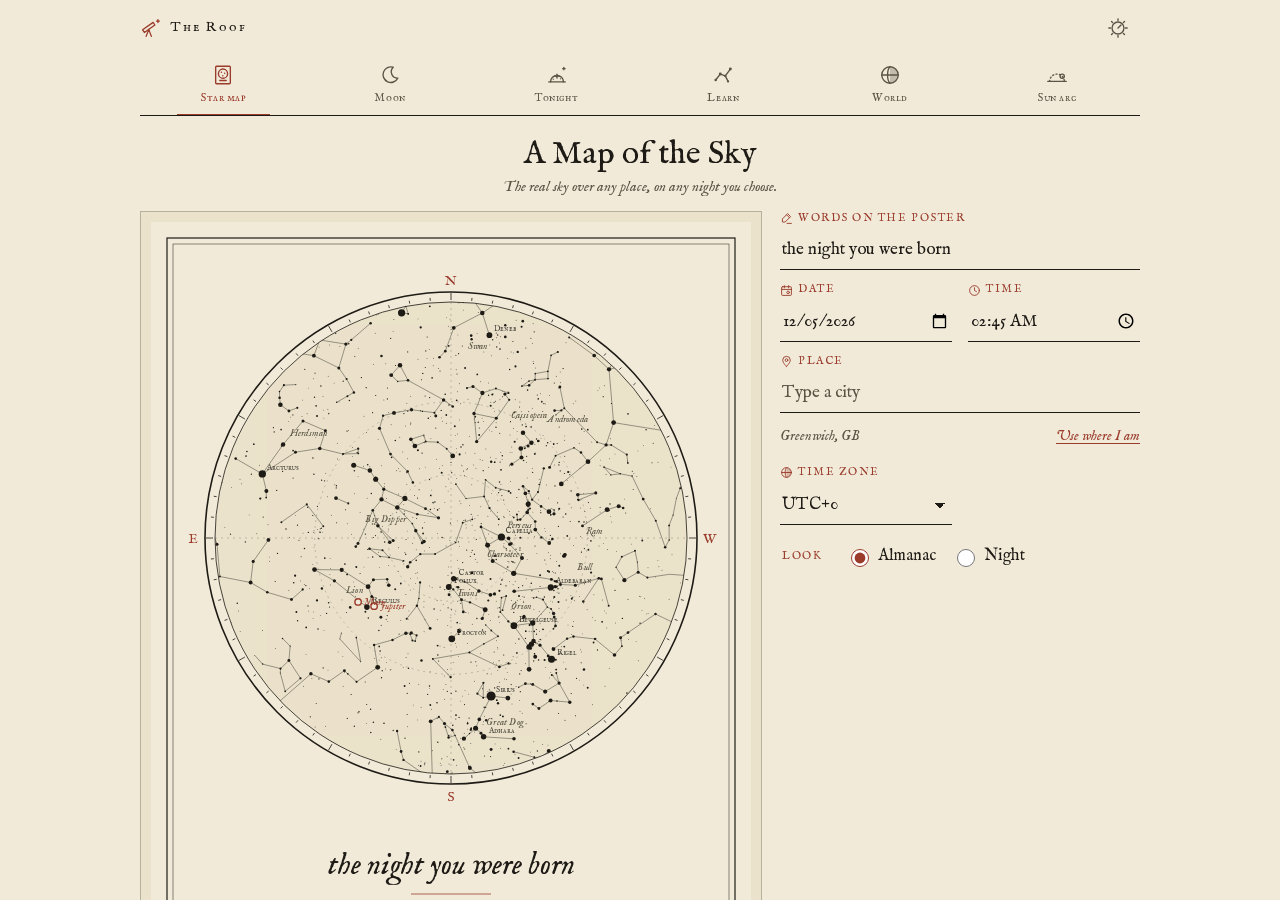
<file: roof.html>
<!doctype html>
<html lang="en">
<head>
<meta charset="utf-8">
<meta name="viewport" content="width=device-width, initial-scale=1, viewport-fit=cover">
<title>The Roof — Small Hours</title>
<meta name="theme-color" content="#f1ead8">
<link rel="manifest" href="manifest.webmanifest">
<link rel="icon" href="icons/favicon-32.png" sizes="32x32">
<link rel="apple-touch-icon" href="icons/apple-touch-icon.png">
<link rel="stylesheet" href="css/house.css">
<link rel="stylesheet" href="css/roof.css">
<script src="js/vendor/astronomy.min.js"></script>
</head>
<body class="room-page">
<div class="shell">
  <header class="topbar"></header>
  <nav class="tools"></nav>
  <main>
    <!-- ───────── Star map poster ───────── -->
    <section class="tool" data-tool="starmap" aria-labelledby="sm-title">
      <div class="roof-head">
        <h1 id="sm-title">A Map of the Sky</h1>
        <p>The real sky over any place, on any night you choose.</p>
      </div>
      <div class="sm-layout">
        <figure class="poster-frame" data-poster aria-live="polite"></figure>
        <form class="sm-form" data-sm-form autocomplete="off">
          <label class="f wide"><span class="label"><i data-glyph="oneline" data-size="13" data-weight="1.7"></i>Words on the poster</span>
            <input type="text" name="words" maxlength="40" value="the night you were born"></label>
          <label class="f"><span class="label"><i data-glyph="countdown" data-size="13" data-weight="1.7"></i>Date</span>
            <input type="date" name="date" required></label>
          <label class="f"><span class="label"><i data-glyph="clock" data-size="13" data-weight="1.7"></i>Time</span>
            <input type="time" name="time" required></label>
          <div class="f wide place-field">
            <label class="label" for="sm-place"><i data-glyph="location" data-size="13" data-weight="1.7"></i>Place</label>
            <input id="sm-place" type="search" name="place" placeholder="Type a city" aria-describedby="sm-place-now">
            <ul class="sm-cities" data-sm-cities></ul>
            <div class="place-now"><span id="sm-place-now" data-place-now></span><button type="button" class="linkish" data-sm-geo>Use where I am</button></div>
          </div>
          <label class="f"><span class="label"><i data-glyph="daynight" data-size="13" data-weight="1.7"></i>Time zone</span>
            <select name="tz" data-sm-tz></select></label>
          <fieldset class="f wide styles"><legend class="label">Look</legend>
            <label><input type="radio" name="style" value="almanac" checked> Almanac</label>
            <label><input type="radio" name="style" value="night"> Night</label>
          </fieldset>
        </form>
      </div>
      <div class="row sm-actions">
        <button class="btn solid" type="button" data-sm-print><i data-glyph="print" data-size="18"></i>Print poster</button>
        <button class="btn" type="button" data-sm-save><i data-glyph="install" data-size="18"></i>Save image</button>
        <button class="btn" type="button" data-sm-share hidden><i data-glyph="share" data-size="18"></i>Send</button>
      </div>
      <p class="fine">The sky is calculated from real star positions. Times use the time zone you pick.</p>
    </section>

    <!-- ───────── Moon tonight ───────── -->
    <section class="tool" data-tool="moon" aria-labelledby="moon-title">
      <div class="roof-head">
        <h1 id="moon-title">The Moon Tonight</h1>
        <p data-moon-sub>Its real face, right now.</p>
      </div>
      <div class="moon-big" data-moon-big></div>
      <dl class="moon-facts" data-moon-facts></dl>
      <div class="year-head">
        <h2>A year of moons</h2>
        <div class="year-nav">
          <button class="iconbtn" type="button" data-year-prev aria-label="Previous year"><i data-glyph="back" data-size="20"></i></button>
          <span data-year-label></span>
          <button class="iconbtn" type="button" data-year-next aria-label="Next year"><i data-glyph="next" data-size="20"></i></button>
        </div>
      </div>
      <div class="year-grid" data-year aria-label="The moon on every night of the year"></div>
      <div class="row sm-actions"><button class="btn" type="button" data-year-print><i data-glyph="print" data-size="18"></i>Print the year</button></div>
    </section>

    <!-- ───────── Tonight's sky ───────── -->
    <section class="tool" data-tool="sky" aria-labelledby="sky-title">
      <div class="roof-head">
        <h1 id="sky-title">Tonight’s Sky</h1>
        <p data-sky-sub>What is above you right now.</p>
      </div>
      <div class="sky-layout">
        <figure class="sky-frame" data-sky aria-live="polite"></figure>
        <div>
          <h2 class="up-title">Up there now</h2>
          <ul class="up-list" data-up></ul>
          <p class="fine" style="text-align:left">Hold the phone up and turn until the letters match: N to the north. East sits on the left because you are looking up.</p>
        </div>
      </div>
    </section>
    <!-- ───────── Learn the sky ───────── -->
    <section class="tool" data-tool="learn" aria-labelledby="ln-title">
      <div class="roof-head">
        <h1 id="ln-title">Learn the Sky</h1>
        <p data-ln-score>Name the shape. Then hear its old story.</p>
      </div>
      <figure class="ln-frame" data-ln-figure></figure>
      <div class="ln-choices" role="group" aria-label="Which constellation is this?" data-ln-choices></div>
      <div class="ln-story" data-ln-story hidden aria-live="polite"></div>
      <div class="row sm-actions"><button class="btn solid" type="button" data-ln-next hidden>Next star shape</button></div>
    </section>
    <!-- ───────── Day & night map ───────── -->
    <section class="tool" data-tool="daynight" aria-labelledby="dn-title">
      <div class="roof-head">
        <h1 id="dn-title">Where It Is Night</h1>
        <p data-dn-sub>The shadow of the Earth, right now.</p>
      </div>
      <figure class="dn-frame" data-dn></figure>
      <ul class="up-list dn-cities" data-dn-cities></ul>
    </section>
    <!-- ───────── The day as an arc ───────── -->
    <section class="tool" data-tool="sunarc" aria-labelledby="arc-title">
      <div class="roof-head">
        <h1 id="arc-title">The Day as an Arc</h1>
        <p data-arc-sub>The sun’s path over your place today.</p>
      </div>
      <figure class="arc-frame" data-arc></figure>
      <dl class="moon-facts" data-arc-facts></dl>
    </section>
  </main>
</div>
<script src="js/roof.js" defer></script>
</body>
</html>
</file>
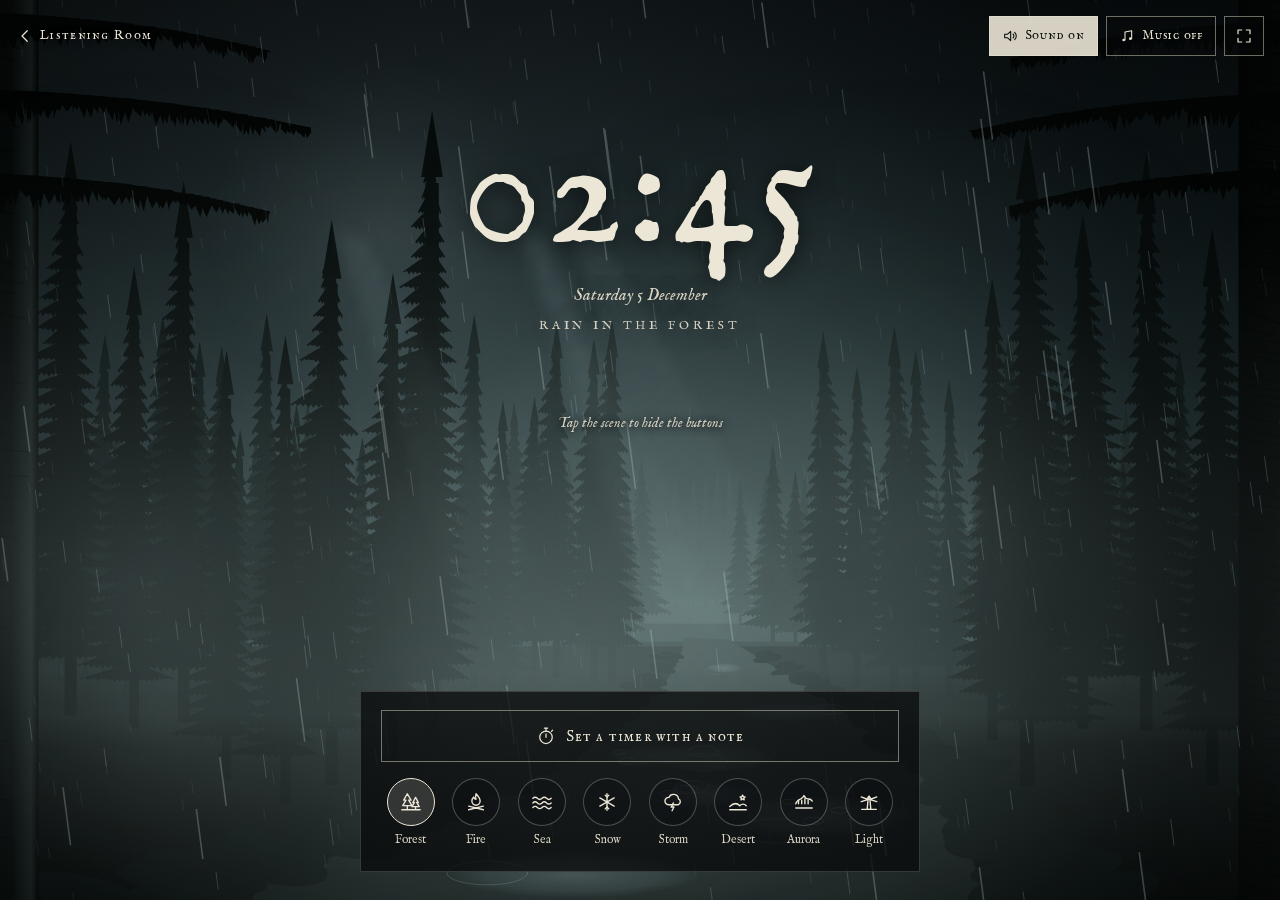
<file: window.html>
<!doctype html>
<html lang="en">
<head>
<meta charset="utf-8">
<meta name="viewport" content="width=device-width, initial-scale=1, viewport-fit=cover">
<title>The Window — Small Hours</title>
<meta name="theme-color" content="#000000">
<link rel="manifest" href="manifest.webmanifest">
<link rel="icon" href="icons/favicon-32.png" sizes="32x32">
<link rel="apple-touch-icon" href="icons/apple-touch-icon.png">
<link rel="stylesheet" href="css/house.css">
<link rel="stylesheet" href="css/window.css">
<script src="js/vendor/astronomy.min.js"></script>
</head>
<body class="window-page">
<canvas class="scene-gl" data-gl aria-hidden="true"></canvas>
<canvas class="scene-2d" data-2d aria-hidden="true"></canvas>
<div class="blink" data-blink hidden></div>

<div class="ui" data-ui>
  <header class="w-top">
    <a class="w-back" href="listening.html"><i data-glyph="back" data-size="18" data-weight="1.6"></i>Listening Room</a>
    <div class="w-toggles">
      <button type="button" class="w-pill" data-sound aria-pressed="false"><i data-glyph="volume" data-size="16" data-weight="1.6"></i><span>Sound off</span></button>
      <button type="button" class="w-pill" data-music aria-pressed="false"><i data-glyph="melody" data-size="16" data-weight="1.6"></i><span>Music off</span></button>
      <button type="button" class="w-pill icon" data-full aria-label="Full screen"><i data-glyph="expand" data-size="18" data-weight="1.6"></i></button>
    </div>
  </header>

  <div class="w-clock" data-clock-box>
    <div class="w-time" data-time>--:--</div>
    <div class="w-date" data-date></div>
    <div class="w-scene" data-scene-title></div>
  </div>

  <div class="w-panel" data-panel>
    <div data-timer-none>
      <button type="button" class="w-wide" data-timer-open><i data-glyph="timer" data-size="20"></i>Set a timer with a note</button>
    </div>
    <div data-timer-run hidden>
      <div class="w-run">
        <div><div class="w-lbl"><i data-glyph="timer" data-size="15" data-weight="1.6"></i>TIMER</div><div class="w-left" data-left>00:00</div></div>
        <div class="w-note"><i data-glyph="note" data-size="18"></i><span data-note-text></span></div>
      </div>
      <div class="w-bar"><i data-bar></i></div>
      <div class="w-row"><button type="button" class="w-btn" data-plus5>+ 5 minutes</button><button type="button" class="w-btn" data-cancel>Stop timer</button></div>
    </div>
    <div data-timer-done hidden>
      <div class="w-lbl big"><i data-glyph="timer" data-size="18" data-weight="1.6"></i>TIME’S UP</div>
      <div class="w-done-note"><i data-glyph="note" data-size="26" data-weight="1.4"></i><span data-done-note></span></div>
      <div class="w-row"><button type="button" class="w-btn solid" data-stop>Stop</button><button type="button" class="w-btn" data-again>5 more minutes</button></div>
    </div>
    <div class="w-scenes" role="group" aria-label="Scenes" data-scenes></div>
  </div>
</div>

<div class="w-sheet-back" data-sheet-back hidden></div>
<div class="w-sheet" role="dialog" aria-modal="true" aria-labelledby="w-sheet-title" data-sheet hidden>
  <div class="w-sheet-head"><h2 id="w-sheet-title">A timer with a note</h2><button type="button" class="iconbtn" data-sheet-close aria-label="Close"><i data-glyph="close" data-size="22"></i></button></div>
  <div class="w-lbl">HOW LONG</div>
  <div class="w-chips" data-chips></div>
  <div class="w-custom"><button type="button" class="w-btn" data-minus aria-label="One minute less">−</button><output data-mins>25 min</output><button type="button" class="w-btn" data-plus aria-label="One minute more">+</button></div>
  <label class="w-lbl" for="w-note-in">THE NOTE</label>
  <input id="w-note-in" class="w-note-in" type="text" maxlength="80" placeholder="What should I remind you?" data-note-in>
  <button type="button" class="w-btn solid w-start" data-start><i data-glyph="timer" data-size="18"></i>Start</button>
  <p class="w-fine">When the time is up, the screen blinks softly and a bell rings until you tap Stop. Keep this page open.</p>
</div>
<button type="button" class="w-exit" data-exit aria-label="Leave full screen"><i data-glyph="shrink" data-size="20" data-weight="1.6"></i></button>
<p class="w-hint" data-hint>Tap the scene to hide the buttons</p>
<script src="js/window.js" defer></script>
</body>
</html>
</file>
<file: css/house.css>
/* ───────── Small Hours — shared styles ───────── */

@font-face { font-family: 'Fell'; src: url('../fonts/im-fell-english-latin-400-normal.woff2') format('woff2'); font-display: swap; }
@font-face { font-family: 'Fell'; font-style: italic; src: url('../fonts/im-fell-english-latin-400-italic.woff2') format('woff2'); font-display: swap; }
@font-face { font-family: 'Fell SC'; src: url('../fonts/im-fell-english-sc-latin-400-normal.woff2') format('woff2'); font-display: swap; }
@font-face { font-family: 'VT323'; src: url('../fonts/vt323-latin-400-normal.woff2') format('woff2'); font-display: swap; }
@font-face { font-family: 'Plex Mono'; font-weight: 400; src: url('../fonts/ibm-plex-mono-latin-400-normal.woff2') format('woff2'); font-display: swap; }
@font-face { font-family: 'Plex Mono'; font-weight: 500; src: url('../fonts/ibm-plex-mono-latin-500-normal.woff2') format('woff2'); font-display: swap; }
@font-face { font-family: 'Cormorant'; font-weight: 400; src: url('../fonts/cormorant-garamond-latin-400-normal.woff2') format('woff2'); font-display: swap; }
@font-face { font-family: 'Cormorant'; font-weight: 500; src: url('../fonts/cormorant-garamond-latin-500-normal.woff2') format('woff2'); font-display: swap; }
@font-face { font-family: 'Cormorant'; font-weight: 300; font-style: italic; src: url('../fonts/cormorant-garamond-latin-300-italic.woff2') format('woff2'); font-display: swap; }
@font-face { font-family: 'Cormorant'; font-weight: 400; font-style: italic; src: url('../fonts/cormorant-garamond-latin-400-italic.woff2') format('woff2'); font-display: swap; }
@font-face { font-family: 'Pen'; src: url('../fonts/nanum-pen-script-latin-400-normal.woff2') format('woff2'); font-display: swap; }
@font-face { font-family: 'Courier Prime'; font-weight: 400; src: url('../fonts/courier-prime-latin-400-normal.woff2') format('woff2'); font-display: swap; }
@font-face { font-family: 'Courier Prime'; font-weight: 700; src: url('../fonts/courier-prime-latin-700-normal.woff2') format('woff2'); font-display: swap; }
@font-face { font-family: 'Special Elite'; src: url('../fonts/special-elite-latin-400-normal.woff2') format('woff2'); font-display: swap; }
@font-face { font-family: 'Baskerville'; src: url('../fonts/libre-baskerville-latin-400-normal.woff2') format('woff2'); font-display: swap; }
@font-face { font-family: 'Baskerville'; font-style: italic; src: url('../fonts/libre-baskerville-latin-400-italic.woff2') format('woff2'); font-display: swap; }
@font-face { font-family: 'Garamond'; src: url('../fonts/eb-garamond-latin-400-normal.woff2') format('woff2'); font-display: swap; }
@font-face { font-family: 'Garamond'; font-style: italic; src: url('../fonts/eb-garamond-latin-400-italic.woff2') format('woff2'); font-display: swap; }
@font-face { font-family: 'Garamond'; font-weight: 500; src: url('../fonts/eb-garamond-latin-500-normal.woff2') format('woff2'); font-display: swap; }
@font-face { font-family: 'Goudy'; src: url('../fonts/goudy-bookletter-1911-latin-400-normal.woff2') format('woff2'); font-display: swap; }
@font-face { font-family: 'Amiri'; font-weight: 400; src: url('../fonts/amiri-arabic-400-normal.woff2') format('woff2'); font-display: swap; unicode-range: U+0600-06FF, U+0750-077F, U+FB50-FDFF, U+FE70-FEFF; }
@font-face { font-family: 'Amiri'; font-weight: 700; src: url('../fonts/amiri-arabic-700-normal.woff2') format('woff2'); font-display: swap; unicode-range: U+0600-06FF, U+0750-077F, U+FB50-FDFF, U+FE70-FEFF; }
@font-face { font-family: 'Kufi'; font-weight: 400; src: url('../fonts/noto-kufi-arabic-arabic-400-normal.woff2') format('woff2'); font-display: swap; unicode-range: U+0600-06FF, U+0750-077F, U+FB50-FDFF, U+FE70-FEFF; }
@font-face { font-family: 'Kufi'; font-weight: 500; src: url('../fonts/noto-kufi-arabic-arabic-500-normal.woff2') format('woff2'); font-display: swap; unicode-range: U+0600-06FF, U+0750-077F, U+FB50-FDFF, U+FE70-FEFF; }

/* ───────── Room inks ───────── */
:root, .room-house {
  --bg: #0f1524; --ink: #e8e3d3; --muted: #a8a493; --accent: #f2b45a; --line: rgba(232,227,211,.22); --line-strong: rgba(232,227,211,.45);
  --bar: #0f1524; --panel: #151d31;
  --f-body: 'Fell', Georgia, serif; --f-label: 'Fell SC', Georgia, serif; --label-case: none; --label-track: .12em; --label-size: 13px;
  --f-display: 'Fell', Georgia, serif;
}
.room-roof {
  --bg: #f1ead8; --ink: #1e1b16; --muted: #5b5446; --accent: #9a3b2c; --line: rgba(30,27,22,.25); --line-strong: #1e1b16;
  --bar: #ebe2cb; --panel: #ebe2cb;
}
.room-listening {
  --bg: #0c0b09; --ink: #ffb54a; --muted: #c08a3e; --accent: #ffb54a; --line: #2a251c; --line-strong: #5a4421;
  --bar: #0c0b09; --panel: #120f0a;
  --f-body: 'Plex Mono', ui-monospace, monospace; --f-label: 'Plex Mono', ui-monospace, monospace; --label-case: uppercase; --label-track: .12em; --label-size: 11px;
  --f-display: 'VT323', ui-monospace, monospace;
}
.room-quiet {
  --bg: #161814; --ink: #dcd8cc; --muted: #8f9186; --accent: #dcd8cc; --line: rgba(220,216,204,.15); --line-strong: rgba(220,216,204,.35);
  --bar: #161814; --panel: #1c1f1a;
  --f-body: 'Cormorant', Georgia, serif; --f-label: 'Cormorant', Georgia, serif; --label-case: uppercase; --label-track: .26em; --label-size: 13px;
  --f-display: 'Cormorant', Georgia, serif;
}
.room-desk {
  --bg: #f8f6ef; --ink: #2f2f2f; --muted: #5e5e5e; --accent: #b04a3a; --line: rgba(47,47,47,.25); --line-strong: #2f2f2f;
  --bar: #f8f6ef; --panel: #f2e3a0;
  --f-body: 'Courier Prime', 'Courier New', monospace; --f-label: 'Courier Prime', monospace; --label-case: uppercase; --label-track: .16em; --label-size: 12px;
  --f-display: 'Pen', cursive;
}
.room-doorstep {
  --bg: #e6d7bb; --ink: #2b2118; --muted: #5c4a38; --accent: #a8322a; --line: rgba(43,33,24,.4); --line-strong: #2b2118;
  --bar: #dccaa8; --panel: #efe5cc;
  --f-body: 'Special Elite', 'Courier New', monospace; --f-label: 'Special Elite', monospace; --label-case: uppercase; --label-track: .14em; --label-size: 12px;
  --f-display: 'Baskerville', Georgia, serif;
}

.room-library {
  --bg: #10201a; --ink: #ece2c6; --muted: #a3a58a; --accent: #d4ae5a; --line: rgba(212,174,90,.24); --line-strong: rgba(212,174,90,.55);
  --bar: #0c1813; --panel: #162b22;
  --f-body: 'Garamond', Georgia, serif; --f-label: 'Goudy', Georgia, serif; --label-case: uppercase; --label-track: .16em; --label-size: 12px;
  --f-display: 'Goudy', Georgia, serif;
}
.room-courtyard {
  --bg: #f4efe4; --ink: #1d3b3f; --muted: #5d6f6c; --accent: #b4632b; --line: rgba(29,59,63,.22); --line-strong: #1d3b3f;
  --bar: #ece4d3; --panel: #e9e1cf;
  --f-body: 'Garamond', Georgia, serif; --f-label: 'Goudy', Georgia, serif; --label-case: uppercase; --label-track: .14em; --label-size: 12px;
  --f-display: 'Goudy', Georgia, serif;
}

/* ───────── Base ───────── */
*, *::before, *::after { box-sizing: border-box; }
html { -webkit-text-size-adjust: 100%; }
body {
  margin: 0; min-height: 100dvh; background: var(--bg); color: var(--ink);
  font-family: var(--f-body); font-size: 16px; line-height: 1.4;
  -webkit-font-smoothing: antialiased; -webkit-tap-highlight-color: transparent;
}
a { color: inherit; }
button { font: inherit; color: inherit; }
:focus-visible { outline: 2px solid var(--accent); outline-offset: 2px; }
.glyph { display: block; flex: 0 0 auto; }
[data-glyph] { display: inline-flex; line-height: 0; }
.sr-only { position: absolute; width: 1px; height: 1px; overflow: hidden; clip: rect(0 0 0 0); white-space: nowrap; }
.label { font-family: var(--f-label); font-size: var(--label-size); letter-spacing: var(--label-track); text-transform: var(--label-case); color: var(--muted); }
[lang="ar"], .ar { font-family: 'Kufi', sans-serif; letter-spacing: 0 !important; text-transform: none !important; }
[hidden] { display: none !important; }

@media (prefers-reduced-motion: reduce) {
  *, *::before, *::after { animation-duration: .001ms !important; animation-iteration-count: 1 !important; transition-duration: .001ms !important; }
}

/* ───────── Room shell ───────── */
.room-page { padding: 0 0 calc(76px + env(safe-area-inset-bottom)); }
.shell { max-width: 720px; margin: 0 auto; padding: 0 20px; }
.topbar { display: flex; align-items: center; justify-content: space-between; height: 56px; padding-top: env(safe-area-inset-top); }
.room-title { display: flex; align-items: center; gap: 9px; text-decoration: none; font-family: var(--f-label); font-size: var(--label-size); letter-spacing: var(--label-track); text-transform: var(--label-case); color: var(--ink); min-height: 44px; }
.room-roof .room-title, .room-house .room-title { font-size: 14px; }
.iconbtn { width: 44px; height: 44px; display: inline-flex; align-items: center; justify-content: center; border: 0; background: transparent; color: var(--muted); cursor: pointer; padding: 0; border-radius: 50%; }
.iconbtn:hover { color: var(--ink); }

.tools { display: flex; border-bottom: 1px solid var(--line-strong); overflow-x: auto; scrollbar-width: none; }
.tools::-webkit-scrollbar { display: none; }
.tools a { flex: 1 0 56px; display: flex; flex-direction: column; align-items: center; gap: 5px; padding: 8px 2px 9px; text-decoration: none; color: var(--muted); position: relative; min-height: 56px; }
.tools a span { font-family: var(--f-label); font-size: 11px; letter-spacing: .05em; text-transform: var(--label-case); white-space: nowrap; }
.tools a[aria-current="page"] { color: var(--accent); }
.tools a[aria-current="page"]::after { content: ''; position: absolute; left: 22%; right: 22%; bottom: -1px; height: 2px; background: var(--accent); }
.tools a.soon { opacity: .55; }
.room-quiet .tools a span { font-style: italic; font-size: 14px; letter-spacing: 0; text-transform: none; }
.room-desk .tools a span { font-family: 'Pen', cursive; font-size: 20px; line-height: 1; letter-spacing: 0; text-transform: none; }
.room-roof .tools a span, .room-house .tools a span { font-family: 'Fell SC', serif; }
.room-listening .tools a span { font-size: 9.5px; letter-spacing: .08em; }

.rooms { position: fixed; left: 0; right: 0; bottom: 0; z-index: 30; display: flex; justify-content: center; background: var(--bar); border-top: 1px solid var(--line-strong); padding-bottom: env(safe-area-inset-bottom); }
.rooms a { flex: 1 1 0; max-width: 120px; height: 66px; display: flex; flex-direction: column; align-items: center; justify-content: center; gap: 4px; text-decoration: none; color: var(--muted); }
.rooms a span { font-family: var(--f-label); font-size: 11px; letter-spacing: .05em; text-transform: var(--label-case); }
.rooms a[aria-current="page"] { color: var(--accent); }
.room-desk .rooms a span { font-family: 'Pen', cursive; font-size: 19px; line-height: 1; text-transform: none; letter-spacing: 0; }
.room-quiet .rooms a span { font-style: italic; font-size: 13px; text-transform: none; letter-spacing: 0; }
.room-roof .rooms a span { font-family: 'Fell SC', serif; }
.room-listening .rooms a span { font-size: 9.5px; letter-spacing: .08em; }
.room-library .rooms a span, .room-courtyard .rooms a span { text-transform: none; letter-spacing: .02em; font-size: 12px; }
@media (max-width: 440px) {
  .rooms a { min-width: 0; }
  .rooms a span { font-size: 10px; letter-spacing: 0; }
  .room-desk .rooms a span { font-size: 16px; }
  .room-listening .rooms a span { font-size: 8.5px; letter-spacing: 0; }
  .room-library .rooms a span, .room-courtyard .rooms a span { font-size: 11px; }
}

@media (min-width: 900px) {
  .room-page { padding-bottom: 0; padding-top: 64px; }
  .rooms { top: 0; bottom: auto; border-top: 0; border-bottom: 1px solid var(--line-strong); padding-bottom: 0; }
  .rooms a { flex-direction: row; gap: 8px; height: 60px; max-width: 160px; }
  .rooms a span { font-size: 13px; }
}

.tool { padding: 18px 0 28px; }
.tool:not(.on) { display: none; }

/* buttons in every room */
.btn { display: inline-flex; align-items: center; justify-content: center; gap: 8px; min-height: 46px; padding: 0 18px; border: 1px solid var(--line-strong); background: transparent; color: var(--ink); cursor: pointer; font-family: var(--f-label); font-size: 14px; letter-spacing: .08em; text-transform: var(--label-case); text-decoration: none; }
.btn.solid { background: var(--ink); color: var(--bg); border-color: var(--ink); }
.btn:disabled { opacity: .45; cursor: default; }
.row { display: flex; gap: 10px; flex-wrap: wrap; }
.row > .btn { flex: 1 1 0; }

/* soon */
.soon-note { text-align: center; padding: 60px 10px; color: var(--muted); }
.soon-note .glyph { margin: 0 auto 14px; }

/* ───────── Sheet (settings) ───────── */
.sheet-backdrop { position: fixed; inset: 0; background: rgba(0,0,0,.45); z-index: 60; }
.sheet { position: fixed; left: 0; right: 0; bottom: 0; z-index: 61; max-height: 86dvh; overflow: auto; background: var(--bg); color: var(--ink); border-top: 1px solid var(--line-strong); padding: 18px 20px calc(24px + env(safe-area-inset-bottom)); }
@media (min-width: 900px) { .sheet { left: 50%; right: auto; bottom: auto; top: 50%; transform: translate(-50%, -50%); width: 520px; border: 1px solid var(--line-strong); } }
.sheet h2 { margin: 0; font-family: var(--f-display); font-weight: 400; font-size: 26px; }
.sheet .field { display: flex; flex-direction: column; gap: 6px; margin-top: 18px; }
.sheet input[type="text"], .sheet input[type="search"] { height: 46px; border: 0; border-bottom: 1px solid var(--line-strong); background: transparent; color: var(--ink); font: inherit; font-size: 18px; padding: 0 2px; }
.sheet .hint { font-size: 13px; color: var(--muted); }
.city-list { list-style: none; margin: 0; padding: 0; max-height: 220px; overflow: auto; }
.city-list button { width: 100%; text-align: start; min-height: 44px; border: 0; border-bottom: 1px solid var(--line); background: transparent; cursor: pointer; padding: 0 4px; }
.toast { position: fixed; left: 50%; bottom: calc(90px + env(safe-area-inset-bottom)); transform: translateX(-50%); z-index: 80; background: var(--ink); color: var(--bg); padding: 10px 16px; font-size: 14px; max-width: 90vw; }

/* full screen: the room bar steps away */
.fs .rooms { display: none; }
.fs .room-page { padding-top: 0; padding-bottom: 0; }
</file>
<file: css/shell.css>
/* The house shell: one or two rooms, and the player bar that keeps sound going */
html, body.shell-page { height: 100%; overflow: hidden; }
.shell-page { display: flex; flex-direction: column; background: #0f1524; }
.panes { flex: 1 1 auto; display: flex; min-height: 0; }
.pane { position: relative; flex: 1 1 0; min-width: 0; }
.pane + .pane { border-left: 1px solid rgba(232,227,211,.35); }
.pane iframe { position: absolute; inset: 0; width: 100%; height: 100%; border: 0; display: block; background: #0f1524; }

.player { flex: 0 0 auto; display: flex; align-items: center; gap: 10px; min-height: 58px; padding: 6px max(12px, env(safe-area-inset-right)) calc(6px + env(safe-area-inset-bottom)) max(12px, env(safe-area-inset-left));
  background: #0b101c; border-top: 1px solid rgba(232,227,211,.3); color: #e8e3d3; font-family: 'Fell', Georgia, serif; }
.pl-main { flex: 0 0 auto; width: 44px; height: 44px; border-radius: 50%; border: 0; background: #e8e3d3; color: #0f1524; display: flex; align-items: center; justify-content: center; cursor: pointer; padding: 0; }
.pl-main.start { background: #f2b45a; }
.pl-what { flex: 1 1 auto; min-width: 0; display: flex; align-items: center; gap: 10px; }
.pl-g { color: #f2b45a; display: flex; }
.pl-text { min-width: 0; }
.pl-title { font-size: 17px; white-space: nowrap; overflow: hidden; text-overflow: ellipsis; }
.pl-title.ar { font-family: 'Kufi', sans-serif; font-size: 15px; }
.pl-sub { font-family: 'Fell SC', serif; font-size: 12px; letter-spacing: .1em; color: #a8a493; white-space: nowrap; overflow: hidden; text-overflow: ellipsis; }
.pl-btn { flex: 0 0 auto; display: inline-flex; align-items: center; gap: 6px; min-height: 40px; padding: 0 10px; border: 1px solid rgba(232,227,211,.35); background: transparent; color: #e8e3d3; font-family: 'Fell SC', serif; font-size: 13px; letter-spacing: .06em; cursor: pointer; }
.pl-btn.icon { width: 40px; justify-content: center; padding: 0; border-color: transparent; color: #a8a493; }
.pl-btn[aria-pressed="true"] { background: #e8e3d3; color: #0f1524; }
.pl-vol { display: none; align-items: center; gap: 6px; color: #a8a493; }
.pl-vol input { width: 110px; accent-color: #f2b45a; }
[data-pl-split] { display: none; }
@media (min-width: 900px) {
  .pl-vol { display: flex; }
  [data-pl-split] { display: inline-flex; }
}
@media (max-width: 420px) {
  .pl-btn span { display: none; }
  .pl-btn:not(.icon) { width: 40px; justify-content: center; padding: 0; }
}

/* sleeping: only the dim room shows */
.dim[data-dim="a"] .pane[data-pane="b"], .dim[data-dim="b"] .pane[data-pane="a"] { display: none; }
.dim .pane + .pane { border-left: 0; }

.pl-btn.icon[data-pl-amb] { border-color: transparent; }
.pl-btn.icon[data-pl-amb][aria-pressed="true"] { background: transparent; color: #f2b45a; }
.pl-btn.icon[data-pl-amb][aria-pressed="false"] { color: #6f6c62; }
.pl-btn.icon[data-pl-amb][aria-pressed="false"]::after { content: ''; position: absolute; width: 22px; height: 1.5px; background: currentColor; transform: rotate(-45deg); }
.pl-btn { position: relative; }
.fs .player { display: none !important; }
</file>
<file: css/courtyard.css>
/* The Courtyard — whitewash, zellige, teal and ochre */
body.room-courtyard { background: #f4efe4; }
.room-courtyard .room-title { font-size: 13px; }
.room-courtyard .tools a span { font-family: 'Goudy', serif; font-size: 12px; text-transform: none; letter-spacing: .04em; }
.room-courtyard [lang="ar"], .room-courtyard .ar { font-family: 'Amiri', 'Kufi', serif; }
.room-courtyard .tools a[aria-current="page"] { color: var(--accent); }

.zellige { height: 34px; border-bottom: 3px solid #c8893a; box-shadow: 0 3px 0 #f4efe4, 0 5px 0 #1d5c63;
  background: #f4efe4 url("data:image/svg+xml,%3Csvg xmlns='http://www.w3.org/2000/svg' width='34' height='34' viewBox='0 0 48 48'%3E%3Crect width='48' height='48' fill='%23f6f1e6'/%3E%3Cg transform='translate(24 24)' stroke='%231d3b3f' stroke-width='.9'%3E%3Crect x='-12' y='-12' width='24' height='24' fill='%231d5c63'/%3E%3Crect x='-12' y='-12' width='24' height='24' fill='%231d5c63' transform='rotate(45)'/%3E%3Cpolygon points='0,-7 5,-5 7,0 5,5 0,7 -5,5 -7,0 -5,-5' fill='%23c8893a'/%3E%3Ccircle r='2.2' fill='%23f6f1e6'/%3E%3C/g%3E%3Cg fill='%232f6b55' stroke='%231d3b3f' stroke-width='.9'%3E%3Cpolygon points='0,-7 2.6,-2.6 7,0 2.6,2.6 0,7 -2.6,2.6 -7,0 -2.6,-2.6'/%3E%3Cpolygon transform='translate(48 0)' points='0,-7 2.6,-2.6 7,0 2.6,2.6 0,7 -2.6,2.6 -7,0 -2.6,-2.6'/%3E%3Cpolygon transform='translate(0 48)' points='0,-7 2.6,-2.6 7,0 2.6,2.6 0,7 -2.6,2.6 -7,0 -2.6,-2.6'/%3E%3Cpolygon transform='translate(48 48)' points='0,-7 2.6,-2.6 7,0 2.6,2.6 0,7 -2.6,2.6 -7,0 -2.6,-2.6'/%3E%3C/g%3E%3C/svg%3E") repeat-x center / 34px 34px; }

.ct-title { margin: 24px 0 0; text-align: center; font-family: 'Goudy', serif; font-weight: 400; font-size: clamp(27px, 7vw, 34px); color: var(--ink); }
.ct-h2 { display: flex; align-items: center; gap: 12px; margin: 30px 0 4px; font-family: 'Goudy', serif; font-weight: 400; font-size: 13px; letter-spacing: .2em; text-transform: uppercase; color: var(--accent); }
.ct-h2::after { content: ''; flex: 1; height: 1px; background: var(--line); }
.ct-fine { margin: 14px 0 0; text-align: center; font-style: italic; font-size: 15px; line-height: 1.4; color: var(--muted); }
.ct-btn { display: inline-flex; align-items: center; justify-content: center; gap: 8px; min-height: 48px; padding: 0 18px; border: 1.5px solid var(--ink); background: transparent; color: var(--ink); font-family: 'Garamond', serif; font-size: 18px; cursor: pointer; border-radius: 24px; }
.ct-btn.solid { background: #1d5c63; border-color: #1d5c63; color: #f4efe4; }
.row.center { justify-content: center; margin-top: 16px; }
.linkish { border: 0; background: none; padding: 0 4px; color: var(--accent); text-decoration: underline; text-underline-offset: 3px; font: inherit; cursor: pointer; min-height: 32px; }
.noplace { margin: 30px 0 0; padding: 26px 20px; text-align: center; border: 1.5px solid var(--line-strong); border-radius: 120px 120px 4px 4px / 80px 80px 4px 4px; }
.noplace p { margin: 0 0 16px; font-size: 20px; }
.noplace .row { justify-content: center; }
.no-place .tool[data-tool="prayer"], .no-place .tool[data-tool="qibla"] { display: none; }

/* ───────── the arch ───────── */
.arch { position: relative; margin: 26px auto 0; max-width: 420px; padding: 9px; border-radius: 210px 210px 6px 6px / 180px 180px 6px 6px; background: #1d5c63; }
.arch::before { content: ''; position: absolute; inset: 4px; border-radius: inherit; border: 1.5px solid #c8893a; pointer-events: none; }
.arch-in { position: relative; display: flex; flex-direction: column; align-items: center; padding: 56px 18px 24px; border-radius: 200px 200px 3px 3px / 172px 172px 3px 3px; background: radial-gradient(ellipse at 50% 20%, #fffaf0, #f4efe4 70%); text-align: center; }
.arch-in::before { content: ''; position: absolute; top: 18px; left: 50%; width: 16px; height: 16px; margin-left: -8px; background: #c8893a; transform: rotate(45deg); box-shadow: 0 0 0 4px #f4efe4, 0 0 0 5.5px #1d5c63; }
.arch-label { font-family: 'Goudy', serif; font-size: 12px; letter-spacing: .22em; color: var(--muted); }
.arch-ar { margin-top: 4px; font-size: 50px; line-height: 1.3; color: #1d5c63; }
.arch-en { font-family: 'Goudy', serif; font-size: 22px; margin-top: -4px; }
.arch-time { margin-top: 10px; font-family: 'Goudy', serif; font-size: 56px; line-height: 1; color: var(--ink); font-variant-numeric: lining-nums; }
.arch-left { margin-top: 6px; font-style: italic; font-size: 19px; color: var(--accent); }
.arch-hijri { margin-top: 16px; padding-top: 12px; border-top: 1px solid var(--line); width: 82%; font-size: 21px; color: #1d5c63; display: flex; flex-direction: column; gap: 2px; }
.arch-hijri span { font-family: 'Garamond', serif; font-style: italic; font-size: 15px; color: var(--muted); }

.prayers { list-style: none; margin: 22px auto 0; padding: 0; max-width: 520px; }
.prayers li { display: grid; grid-template-columns: 30px 1fr auto auto; align-items: center; gap: 12px; min-height: 56px; padding: 0 12px; border-bottom: 1px solid var(--line); }
.prayers .sunmark { color: #8aa3a0; }
.p-en { font-size: 21px; }
.p-ar { font-size: 22px; color: #1d5c63; }
.p-t { min-width: 64px; text-align: right; font-family: 'Goudy', serif; font-size: 22px; font-variant-numeric: tabular-nums lining-nums; }
.prayers li.sun .p-en, .prayers li.sun .p-t, .prayers li.third .p-en, .prayers li.third .p-t { color: var(--muted); font-size: 18px; }
.prayers li.sun .p-ar, .prayers li.third .p-ar { font-size: 18px; opacity: .75; }
.prayers li.next { background: #1d5c63; color: #f4efe4; border-radius: 4px; border-color: transparent; }
.prayers li.next .p-ar, .prayers li.next .sunmark { color: #e8c48a; }
.prayers li.cur .sunmark { color: var(--accent); }
.prayers li.cur .p-en::after { content: ' · now'; font-style: italic; font-size: 15px; color: var(--accent); }
.prayers li.third { border-bottom: 0; margin-top: 6px; }
.ct-where { display: flex; flex-wrap: wrap; align-items: center; justify-content: center; gap: 4px 6px; margin: 16px 0 0; font-size: 16px; color: var(--muted); }
.ct-where .dot { opacity: .6; }
.ct-how { margin: 18px auto 0; max-width: 520px; border: 1px solid var(--line); padding: 0 14px; }
.ct-how summary { display: flex; align-items: center; gap: 8px; min-height: 48px; cursor: pointer; font-size: 17px; color: var(--muted); list-style: none; }
.ct-how summary::-webkit-details-marker { display: none; }
.ct-how[open] { padding-bottom: 14px; }
.ct-field { display: flex; flex-direction: column; gap: 6px; margin-top: 12px; }
.ct-field > span { font-family: 'Goudy', serif; font-size: 12px; letter-spacing: .16em; text-transform: uppercase; color: var(--muted); }
.ct-field select { min-height: 46px; border: 1px solid var(--line-strong); background: #fbf8f1; color: var(--ink); font-family: 'Garamond', serif; font-size: 17px; padding: 0 8px; }
.ct-seg { display: flex; gap: 8px; }
.ct-seg button { flex: 1; min-height: 44px; border: 1px solid var(--line-strong); background: transparent; color: var(--ink); font-family: 'Garamond', serif; font-size: 17px; cursor: pointer; border-radius: 22px; }
.ct-seg button[aria-pressed="true"] { background: #1d5c63; color: #f4efe4; border-color: #1d5c63; }
.ct-check { display: flex; gap: 10px; align-items: flex-start; margin-top: 14px; font-size: 17px; line-height: 1.35; }
.ct-check input { width: 20px; height: 20px; margin-top: 2px; accent-color: #1d5c63; }

/* ───────── qibla ───────── */
.dial-wrap { display: flex; justify-content: center; margin-top: 18px; }
.dial { width: min(330px, 86vw); height: auto; overflow: visible; }
.dial .ring-o { fill: #1d5c63; }
.dial .ring-i { fill: #f7f3ea; stroke: #c8893a; stroke-width: 1.5; }
.dial .ticks line { stroke: #1d3b3f; }
.dial text { font-family: 'Goudy', serif; font-size: 17px; text-anchor: middle; dominant-baseline: middle; fill: #1d3b3f; }
.dial text.n { fill: #b4632b; font-size: 20px; }
.dial .rose { transition: transform .25s linear; transform-origin: 0 0; }
.dial .q-line { stroke: #b4632b; stroke-width: 3; stroke-linecap: round; }
.dial .kaaba rect { fill: #1d1d1b; stroke: #c8893a; stroke-width: 1.2; }
.dial .kaaba-band { stroke: #e2b45e; stroke-width: 2; }
.dial .facing { fill: #c8893a; opacity: 0; transition: opacity .3s; }
.dial.live .facing { opacity: 1; }
.dial.aligned .ring-o { fill: #b4632b; }
.qb-read { text-align: center; margin-top: 14px; }
.qb-deg { font-family: 'Goudy', serif; font-size: 52px; line-height: 1; color: #1d5c63; }
.qb-dir { font-size: 19px; margin-top: 4px; }
.qb-km { font-style: italic; font-size: 16px; color: var(--muted); margin-top: 2px; }
.qb-turn { min-height: 28px; margin-top: 8px; font-family: 'Goudy', serif; font-size: 20px; color: var(--accent); }
.qb-map { margin: 22px auto 0; max-width: 520px; }
.qb-map svg { display: block; width: 100%; height: auto; border: 1.5px solid #1d5c63; border-radius: 3px; }
.qb-map .sea { fill: #e3ece9; }
.qb-map .land { fill: #efe6d2; stroke: #6f8682; }
.qb-map .route { fill: none; stroke: #b4632b; stroke-linecap: round; }
.qb-map .you { fill: #1d5c63; stroke: #f4efe4; stroke-width: .4; }
.qb-map .mk { fill: #1d1d1b; stroke: #c8893a; stroke-width: .4; }
.map-key { display: flex; justify-content: center; gap: 18px; margin-top: 8px; font-size: 15px; color: var(--muted); }
.map-key i { display: inline-block; width: 10px; height: 10px; margin-right: 6px; vertical-align: -1px; }
.k-you { background: #1d5c63; border-radius: 50%; } .k-mk { background: #1d1d1b; outline: 1.5px solid #c8893a; }

/* ───────── calendar ───────── */
.today-h { margin-top: 22px; text-align: center; }
.th-ar { font-size: clamp(30px, 8.6vw, 52px); white-space: nowrap; line-height: 1.4; color: #1d5c63; }
.th-ar small { font-size: .55em; color: var(--accent); }
.th-en { font-family: 'Goudy', serif; font-size: 20px; }
.th-g { font-style: italic; font-size: 16px; color: var(--muted); margin-top: 2px; }
.ramadan { display: flex; align-items: center; gap: 14px; margin: 22px auto 0; max-width: 520px; padding: 16px 18px; background: #1d5c63; color: #f4efe4; border-radius: 4px; position: relative; overflow: hidden; }
.ramadan:empty { display: none; }
.ramadan .glyph { color: #e8c48a; flex: 0 0 auto; }
.ramadan > div:not(.rm-ar) { flex: 1; }
.rm-big { font-family: 'Goudy', serif; font-size: 22px; }
.rm-big b { font-weight: 400; font-size: 34px; color: #e8c48a; }
.rm-sub { font-size: 15px; font-style: italic; opacity: .85; margin-top: 2px; }
.rm-ar { position: absolute; right: 12px; top: 2px; font-size: 15px; color: #e8c48a; opacity: .8; }
.month { margin: 24px auto 0; max-width: 520px; }
.month-head { display: flex; align-items: center; justify-content: space-between; }
.month-head > div { display: flex; flex-direction: column; align-items: center; }
.month-head span { font-size: 24px; color: #1d5c63; }
.month-head small { font-family: 'Goudy', serif; font-size: 13px; letter-spacing: .1em; color: var(--muted); }
.mgrid { display: grid; grid-template-columns: repeat(7, 1fr); gap: 4px; margin-top: 10px; }
.mgrid .wd { text-align: center; font-family: 'Goudy', serif; font-size: 12px; letter-spacing: .1em; color: var(--muted); padding-bottom: 4px; }
.mgrid .wd.fri { color: #1d5c63; }
.mgrid .cell { display: flex; flex-direction: column; align-items: center; justify-content: center; min-height: 52px; border: 1px solid var(--line); background: #fbf8f1; position: relative; }
.mgrid .cell b { font-family: 'Goudy', serif; font-weight: 400; font-size: 20px; line-height: 1; }
.mgrid .cell small { font-size: 11px; color: var(--muted); margin-top: 3px; white-space: nowrap; }
.mgrid .cell.fri { background: #eef3f1; }
.mgrid .cell.today { background: #1d5c63; color: #f4efe4; border-color: #1d5c63; }
.mgrid .cell.today small { color: #e8c48a; }
.mgrid .cell.sp::after { content: ''; position: absolute; top: 5px; right: 5px; width: 6px; height: 6px; background: #c8893a; transform: rotate(45deg); }
.days { list-style: none; margin: 4px auto 0; padding: 0; max-width: 520px; }
.days li { display: grid; grid-template-columns: 24px 1fr auto; grid-template-areas: 'g en in' 'g ar in'; align-items: center; column-gap: 12px; padding: 10px 4px; border-bottom: 1px solid var(--line); }
.days li .glyph { grid-area: g; color: var(--accent); }
.d-en { grid-area: en; font-size: 19px; display: flex; flex-direction: column; }
.d-en small { font-style: italic; font-size: 14px; color: var(--muted); }
.d-ar { grid-area: ar; font-size: 17px; color: #1d5c63; }
.d-in { grid-area: in; font-family: 'Goudy', serif; font-size: 15px; color: var(--accent); white-space: nowrap; }
.newmoon { display: flex; gap: 12px; align-items: flex-start; margin: 22px auto 0; max-width: 520px; padding: 14px 16px; border: 1px dashed var(--line-strong); font-size: 17px; line-height: 1.45; }
.newmoon:empty { display: none; }
.newmoon b { font-weight: 500; }
.newmoon .glyph { color: #1d5c63; flex: 0 0 auto; margin-top: 2px; }

/* the gentle reminder */
.rem { max-width: 520px; margin: 22px auto 0; display: flex; flex-direction: column; gap: 10px; }
.rem-orn { display: flex; align-items: center; gap: 12px; color: var(--accent); } .rem-orn span { flex: 1; height: 1px; background: var(--ink); }
.rem-top { display: flex; justify-content: space-between; align-items: center; gap: 12px; }
.rem-top h2 { margin: 0; font-family: 'Garamond', serif; font-weight: 400; font-size: 24px; color: var(--ink); }
.rem-sub { margin: 0; font-style: italic; font-size: 15px; color: var(--muted); }
.rem-sw { flex: 0 0 56px; width: 56px; height: 32px; border-radius: 16px; border: 1.5px solid var(--ink); background: transparent; position: relative; cursor: pointer; padding: 0; }
.rem-sw span { position: absolute; left: 3px; top: 3px; width: 23px; height: 23px; border-radius: 50%; background: var(--ink); transition: left .2s; }
.rem-sw[aria-checked="true"] { background: var(--ink); } .rem-sw[aria-checked="true"] span { left: 27px; background: var(--bg); }
.rem-sw:focus-visible, .rem-grid button:focus-visible, .rem-hear:focus-visible { outline: 2px solid var(--accent); outline-offset: 2px; }
.rem-body[aria-disabled="true"] { opacity: .5; }
.rem-k { margin-top: 4px; font-family: 'Goudy', serif; font-size: 12px; letter-spacing: .18em; color: var(--muted); }
.rem-grid { display: grid; gap: 6px; } .rem-grid.g4 { grid-template-columns: repeat(4, minmax(0, 1fr)); } .rem-grid.g5 { grid-template-columns: repeat(5, minmax(0, 1fr)); } .rem-grid.g2 { grid-template-columns: repeat(2, minmax(0, 1fr)); }
.rem-grid button { min-height: 48px; border: 1px solid var(--line-strong); border-color: rgba(29,59,63,.4); background: transparent; color: var(--ink); font-family: 'Garamond', serif; font-size: 15px; line-height: 1.1; cursor: pointer; padding: 4px; display: flex; flex-direction: column; align-items: center; justify-content: center; }
.rem-grid button[aria-pressed="true"] { background: var(--ink); color: var(--bg); border-color: var(--ink); }
.rem-grid.g2 button { font-size: 16px; } .rem-grid.g2 button[aria-pressed="true"] { background: rgba(180,99,43,.12); color: var(--ink); border-color: var(--accent); }
.rem-grid .ar { font-size: 17px; }
.rem-hear { align-self: flex-start; min-height: 44px; padding: 0 16px; border: 1px solid var(--ink); background: transparent; color: var(--ink); font-family: 'Garamond', serif; font-size: 16px; display: inline-flex; align-items: center; gap: 8px; cursor: pointer; }
.rem-note { margin: 0; font-style: italic; font-size: 14px; color: var(--muted); }
.rem-hear[hidden] { display: none; }
</file>
<file: css/desk.css>
/* The Desk — graph-paper notebook */
.room-desk { background-color: #f8f6ef; background-image: linear-gradient(#dde5ec 1px, transparent 1px), linear-gradient(90deg, #dde5ec 1px, transparent 1px); background-size: 18px 18px; background-attachment: local; }
.margin-line { position: fixed; top: 0; bottom: 0; left: max(14px, calc(50% - 380px)); width: 1.5px; background: #e3a59b; pointer-events: none; }
.room-desk .shell { padding-left: 30px; }
.room-desk .room-title { font-family: 'Courier Prime', monospace; }
.pen-title { margin: 14px 0 0; font-family: 'Pen', cursive; font-weight: 400; font-size: 46px; line-height: .95; }
.d-lbl { font-size: 12px; letter-spacing: .16em; color: var(--muted); }
.d-small { font-size: 13px; color: var(--muted); margin: 6px 0 0; }
.d-field { display: flex; flex-direction: column; gap: 4px; margin-top: 14px; }
.d-field input, .fc-form input, .fc-form textarea { height: 44px; border: 0; border-bottom: 2px solid var(--ink); background: transparent; font-family: 'Pen', cursive; font-size: 28px; color: var(--ink); padding: 0 2px; border-radius: 0; }
.d-field input[type="date"] { font-family: 'Courier Prime', monospace; font-size: 17px; }
.d-field input::placeholder, .fc-form input::placeholder, .fc-form textarea::placeholder { color: #9a9a9a; }
.d-row { display: flex; align-items: center; gap: 12px; margin-top: 16px; flex-wrap: wrap; }
.chips { display: flex; gap: 8px; margin-top: 8px; flex-wrap: wrap; }
.chips button { min-width: 64px; min-height: 44px; padding: 0 12px; background: transparent; border: 2px solid var(--ink); border-radius: 255px 15px 225px 15px / 15px 225px 15px 255px; font-family: 'Pen', cursive; font-size: 24px; cursor: pointer; color: var(--ink); }
.chips button[aria-pressed="true"] { background: var(--ink); color: var(--bg); }
.pen-btn { min-height: 46px; padding: 0 18px; background: rgba(248,246,239,.9); border: 2px solid var(--ink); border-radius: 255px 15px 225px 15px / 15px 225px 15px 255px; font-family: 'Pen', cursive; font-size: 26px; color: var(--ink); cursor: pointer; display: inline-flex; align-items: center; gap: 8px; }
.pen-btn.red { border-color: var(--accent); color: var(--accent); border-radius: 15px 225px 15px 255px / 255px 15px 225px 15px; }
.pen-btn.big { font-size: 28px; min-height: 52px; }
.pen-btn.small { font-size: 21px; min-height: 40px; padding: 0 12px; }
.pen-aside { font-family: 'Pen', cursive; font-size: 19px; color: var(--muted); line-height: 1; }
.timer-row { display: flex; align-items: flex-end; justify-content: space-between; margin-top: 12px; }
.big-time { font-weight: 700; font-size: 72px; line-height: 1; letter-spacing: -.02em; font-variant-numeric: tabular-nums; }
.garden { margin: 4px 0 0; color: #3a3a3a; }
.garden .wilt { stroke: #9a9a9a; } .garden .fill { fill: currentColor; }
.s-red { stroke: var(--accent); } .f-red { fill: var(--accent); } .f-ink { fill: var(--ink); }
.dl { font-family: 'Courier Prime', monospace; font-size: 12px; fill: var(--muted); } .dl.today { fill: var(--accent); }
.garden .dl { font-size: 22px; }
.pen-t { font-family: 'Pen', cursive; font-size: 20px; fill: var(--ink); } .pen-t.today { fill: var(--accent); } .pen-t.muted { fill: var(--muted); }
.garden .pen-t { font-size: 26px; }
.streak { margin: 28px 0 0; max-width: 460px; background: var(--panel); padding: 14px 16px; transform: rotate(-.6deg); box-shadow: 2px 3px 0 rgba(47,47,47,.12); display: flex; flex-direction: column; gap: 8px; }
.streak .st-top { display: flex; align-items: baseline; justify-content: space-between; gap: 8px; }
.streak h2.pen { margin: 0; font-family: 'Pen', cursive; font-weight: 400; font-size: 34px; line-height: 1; }
.streak .best { font-size: 11px; letter-spacing: .16em; color: #6b5a1e; white-space: nowrap; }
.streak .st-days { display: grid; grid-template-columns: repeat(7, minmax(0, 1fr)); gap: 4px; text-align: center; font-size: 11px; }
.streak .st-days span { display: flex; flex-direction: column; align-items: center; gap: 3px; } .streak .st-days .td { color: var(--accent); }
.pen-note { font-family: 'Pen', cursive; font-size: 20px; line-height: 1; color: #5a4b14; } .pen-note.muted { color: var(--muted); }
.gd-week { margin: 26px 0 0; max-width: 560px; scroll-margin-top: 20px; }
.wk-head { display: flex; justify-content: space-between; align-items: center; gap: 8px; min-height: 36px; }
.wk-head h2 { margin: 0; font-weight: 400; }
.wk-head.gh { margin-top: 22px; }
.goal { display: flex; align-items: center; gap: 4px; }
.goal select { font: inherit; letter-spacing: 0; color: var(--ink); background: transparent; border: 0; border-bottom: 1px dashed var(--line-strong); min-height: 36px; padding: 0 2px; cursor: pointer; }
.tot { display: flex; align-items: baseline; gap: 10px; flex-wrap: wrap; margin-top: 4px; }
.tot .big { font-family: 'Pen', cursive; font-size: 48px; line-height: .9; } .tot .of { font-family: 'Pen', cursive; font-size: 26px; color: var(--muted); } .tot .made { font-family: 'Pen', cursive; font-size: 24px; color: var(--accent); }
.prog { display: block; width: 100%; max-width: 460px; height: auto; margin-top: 6px; color: var(--ink); }
.bars svg { display: block; width: 100%; max-width: 460px; height: auto; margin-top: 8px; color: var(--ink); }
.bars .bar { stroke: var(--ink); stroke-width: 1.6; fill: rgba(47,47,47,.12); } .bars .bar.today { stroke: var(--accent); fill: rgba(176,74,58,.16); }
.bars .share { font-family: 'Pen', cursive; font-size: 16px; fill: var(--accent); }
.gd-subj { margin-top: 14px; } .gd-subj h2 { margin: 0 0 6px; font-weight: 400; }
.subj { display: grid; grid-template-columns: minmax(60px, max-content) minmax(0, 1fr) 56px; gap: 6px 12px; align-items: center; font-family: 'Pen', cursive; font-size: 23px; line-height: 1; }
.subj .sn { overflow: hidden; text-overflow: ellipsis; white-space: nowrap; max-width: 140px; } .subj .sb { height: 9px; background: var(--ink); border-radius: 6px 2px 5px 2px; } .subj .sm { text-align: right; }
.wk-arrow { width: 44px; height: 40px; border: 0; background: transparent; font-family: 'Pen', cursive; font-size: 30px; line-height: 1; color: var(--ink); cursor: pointer; }
.wk-arrow:disabled { color: #bbb; cursor: default; }
.legend { margin-top: 2px; font-size: 12px; }
.gd-done { max-width: 460px; }
.gd-done .red { color: var(--accent); display: block; margin-top: 8px; }
.gd-done .grew { margin: 6px 0 0; font-family: 'Pen', cursive; font-weight: 400; font-size: 60px; line-height: .9; }
.gd-done .bigplant { display: block; width: 100%; max-width: 360px; height: auto; color: var(--ink); }
.done-cards { display: grid; grid-template-columns: repeat(2, minmax(0, 1fr)); gap: 10px; margin-top: 4px; }
.done-cards > div { padding: 10px 12px; display: flex; flex-direction: column; gap: 2px; } .done-cards .pen { font-family: 'Pen', cursive; font-size: 32px; line-height: .95; }
.dc-sticky { background: var(--panel); transform: rotate(-1deg); box-shadow: 2px 3px 0 rgba(47,47,47,.12); }
.dc-box { border: 2px solid var(--ink); border-radius: 255px 15px 225px 15px / 15px 225px 15px 255px; background: rgba(248,246,239,.9); }
.pen-btn.inv { background: var(--ink); color: var(--bg); }
.garden svg { display: block; width: 100%; height: auto; max-width: 560px; }
.pen-line { font-family: 'Pen', cursive; font-size: 24px; }
.sticky { margin: 22px 0 0 auto; width: 260px; transform: rotate(-2deg); background: #f2e3a0; padding: 14px 16px 12px; box-shadow: 0 2px 0 rgba(47,47,47,.1); position: relative; display: flex; gap: 12px; align-items: center; text-decoration: none; }
.sticky::before { content: ''; position: absolute; left: 96px; top: -9px; width: 64px; height: 18px; background: rgba(220,214,190,.75); transform: rotate(3deg); }
.sticky .pen { font-family: 'Pen', cursive; font-size: 32px; line-height: 1; }

/* flashcards */
.decks { list-style: none; padding: 0; margin: 16px 0 0; border-top: 1.5px solid var(--ink); }
.decks li { display: flex; align-items: center; gap: 10px; min-height: 56px; border-bottom: 1px solid var(--line); }
.decks .dn { flex: 1 1 auto; font-family: 'Pen', cursive; font-size: 28px; background: none; border: 0; text-align: start; cursor: pointer; color: var(--ink); padding: 6px 0; }
.decks .due { font-size: 12px; color: var(--muted); }
.fc-form { display: grid; gap: 10px; margin-top: 14px; }
.fc-form textarea { height: 70px; padding-top: 6px; resize: vertical; }
.card-face { margin: 18px auto 0; max-width: 460px; min-height: 230px; background: #fffdf6; border: 1.5px solid var(--ink); border-radius: 6px 3px 7px 3px; box-shadow: 4px 4px 0 rgba(47,47,47,.12); padding: 26px 22px; display: flex; flex-direction: column; justify-content: center; text-align: center; gap: 14px; }
.card-face .front { font-family: 'Pen', cursive; font-size: 38px; line-height: 1.05; overflow-wrap: anywhere; }
.card-face .back { font-family: 'Courier Prime', monospace; font-size: 18px; border-top: 1px dashed var(--line-strong); padding-top: 14px; white-space: pre-wrap; overflow-wrap: anywhere; }
.card-list { list-style: none; padding: 0; margin: 14px 0 0; font-size: 14px; }
.card-list li { display: flex; align-items: center; gap: 8px; border-bottom: 1px dotted var(--line); min-height: 44px; }
.card-list li span { flex: 1 1 auto; overflow: hidden; text-overflow: ellipsis; white-space: nowrap; }
.link-btn { border: 0; background: none; color: var(--accent); font: inherit; cursor: pointer; padding: 10px 4px; text-decoration: underline; text-underline-offset: 3px; }

/* exams */
.exam-list { list-style: none; padding: 0; margin: 16px 0 0; }
.exam-list li { display: flex; align-items: center; gap: 14px; padding: 10px 0; border-bottom: 1px solid var(--line); }
.exam-list .days { font-family: 'Pen', cursive; font-size: 52px; line-height: .9; min-width: 70px; text-align: center; }
.exam-list .en { flex: 1 1 auto; font-family: 'Pen', cursive; font-size: 30px; line-height: 1; }
.exam-list .en small { display: block; font-family: 'Courier Prime', monospace; font-size: 12px; color: var(--muted); margin-top: 4px; }
.add-exam .d-field input { width: 100%; min-width: 0; }
.add-exam { display: grid; grid-template-columns: minmax(0,1fr) minmax(0,1fr); gap: 10px 14px; align-items: end; margin-top: 18px; }
.add-exam .pen-btn { grid-column: 1 / -1; justify-self: start; }

/* memory palace */
.spots { list-style: none; padding: 0; margin: 16px 0 0; counter-reset: spot; }
.spots li { border-bottom: 1px solid var(--line); padding: 10px 0 12px; display: grid; grid-template-columns: 34px minmax(0, 1fr) 44px; gap: 4px 8px; align-items: start; }
.spots li::before { counter-increment: spot; content: counter(spot); font-family: 'Pen', cursive; font-size: 30px; line-height: 1; color: var(--accent); padding-top: 4px; }
.spots input, .spots textarea { width: 100%; border: 0; border-bottom: 1px dashed var(--line-strong); background: transparent; color: var(--ink); padding: 4px 2px; min-width: 0; }
.spots .sp { font-family: 'Pen', cursive; font-size: 26px; height: 38px; }
.spots .it { font-family: 'Courier Prime', monospace; font-size: 15px; height: 34px; }
.spots .im { font-family: 'Courier Prime', monospace; font-size: 13px; color: var(--muted); height: 52px; resize: vertical; }
.walk { margin: 22px auto 0; max-width: 460px; text-align: center; }
.walk .at { font-family: 'Courier Prime', monospace; font-size: 12px; letter-spacing: .16em; color: var(--muted); }
.walk .place { font-family: 'Pen', cursive; font-size: 50px; line-height: 1; margin-top: 6px; }
.walk .q { font-size: 15px; margin-top: 10px; }
.walk .ans { margin-top: 16px; }
.walk .ans .it { font-family: 'Pen', cursive; font-size: 36px; line-height: 1.05; }
.walk .ans .im { font-size: 14px; color: var(--muted); margin-top: 6px; font-style: italic; }
</file>
<file: css/doorstep.css>
/* The Doorstep — old post and stamps */
.airmail { position: fixed; left: 0; right: 0; top: 0; height: 10px; z-index: 5; background: repeating-linear-gradient(135deg, #a8322a 0 14px, #e6d7bb 14px 22px, #2d4a7a 22px 36px, #e6d7bb 36px 44px); }
@media (min-width: 900px) { .airmail { top: 60px; } }
.room-doorstep .topbar { margin-top: 10px; }
.room-doorstep .tools { border-bottom: 1.5px dashed var(--line); }
.room-doorstep .tool { position: relative; }
.postmark { position: absolute; right: -6px; top: 22px; width: 112px; transform: rotate(-10deg); pointer-events: none; }
.d-title { margin: 18px 0 0; width: 64%; font-family: 'Baskerville', Georgia, serif; font-style: italic; font-weight: 400; font-size: 28px; line-height: 1.15; }
.d-sub { width: 66%; font-size: 13px; line-height: 1.45; color: var(--muted); margin: 8px 0 0; }
.name-field { display: flex; flex-direction: column; gap: 4px; margin-top: 18px; }
.name-field input { height: 52px; border: 0; border-bottom: 2px solid var(--ink); background: transparent; font-family: 'Baskerville', Georgia, serif; font-size: 32px; color: var(--ink); padding: 0; border-radius: 0; }
.name-field input::placeholder { color: rgba(43,33,24,.45); }
.staff-wrap { margin-top: 16px; }
.staff { width: 100%; height: auto; display: block; }
.staff .note { transition: fill .15s, transform .15s; transform-box: fill-box; transform-origin: center; }
.staff .note.on { fill: var(--accent); transform: scale(1.25); }
.actions { display: flex; gap: 10px; align-items: center; margin-top: 14px; }
.actions .btn { flex: 1 1 0; border-width: 1.5px; font-family: 'Special Elite', monospace; text-transform: none; letter-spacing: 0; font-size: 14px; padding: 0 10px; }
.play-round { flex: 0 0 auto; width: 58px; height: 58px; border-radius: 50%; border: 0; background: var(--ink); color: var(--bg); display: flex; align-items: center; justify-content: center; padding-left: 4px; cursor: pointer; }
.fine { display: flex; justify-content: center; align-items: center; gap: 8px; font-size: 12px; color: var(--muted); margin-top: 18px; }
.gift-banner { display: flex; align-items: center; gap: 10px; margin-top: 12px; padding: 12px 14px; border: 1.5px dashed var(--accent); color: var(--accent); font-size: 14px; }

.letter-in { min-height: 170px; border: 1.5px solid var(--line); background: rgba(255,255,255,.18); font-family: 'Baskerville', Georgia, serif; font-style: italic; font-size: 18px; line-height: 1.5; color: var(--ink); padding: 12px; resize: vertical; }
.date-in { height: 46px !important; font-family: 'Special Elite', monospace !important; font-size: 18px !important; width: 100%; min-width: 0; }
.envelope { position: relative; width: min(340px, 100%); aspect-ratio: 1.6; margin: 40px auto 0; background: #efe5cc; border: 1.5px solid var(--ink); box-shadow: 4px 5px 0 rgba(43,33,24,.15); overflow: hidden; }
.envelope .flap { position: absolute; left: 0; right: 0; top: 0; height: 58%; background: #e6d7bb; clip-path: polygon(0 0, 100% 0, 50% 100%); border-bottom: 1.5px solid var(--ink); transform-origin: top; transition: transform .9s ease; }
.envelope.open .flap { transform: rotateX(180deg); }
.envelope .seal { position: absolute; left: 50%; top: 58%; width: 46px; height: 46px; margin: -23px 0 0 -23px; border-radius: 50%; background: var(--accent); box-shadow: inset 0 0 0 4px rgba(0,0,0,.15); display: flex; align-items: center; justify-content: center; color: #f3e6cf; font-family: 'Baskerville', serif; font-style: italic; font-size: 18px; transition: opacity .5s; }
.envelope.open .seal { opacity: 0; }
.env-to { position: absolute; left: 0; right: 0; bottom: 14%; text-align: center; font-family: 'Baskerville', serif; font-style: italic; font-size: 20px; }
.env-msg { text-align: center; font-size: 15px; margin-top: 18px; }
.letter-paper { margin: 22px auto 0; max-width: 460px; background: #fbf5e6; border: 1px solid var(--line); padding: 26px 22px; font-family: 'Baskerville', Georgia, serif; font-style: italic; font-size: 18px; line-height: 1.6; white-space: pre-wrap; overflow-wrap: anywhere; box-shadow: 3px 4px 0 rgba(43,33,24,.1); }
.pc-frame { margin: 18px 0 0; }
.pc-frame canvas { display: block; width: 100%; height: auto; border: 1px solid var(--line); }

/* greeting cards */
.gc-chips, .gc-langs { display: flex; flex-wrap: wrap; gap: 8px; margin-top: 16px; }
.gc-langs { margin-top: 10px; }
.gc-chips button, .gc-langs button { min-height: 40px; padding: 0 12px; border: 1.5px solid var(--line); background: transparent; color: var(--ink); font-family: 'Special Elite', monospace; font-size: 14px; cursor: pointer; display: inline-flex; align-items: center; gap: 6px; }
.gc-chips button[aria-pressed="true"], .gc-langs button[aria-pressed="true"] { background: var(--ink); color: var(--bg); border-color: var(--ink); }
.gc-langs button[lang="ar"] { font-family: 'Amiri', 'Kufi', serif; font-size: 17px; }
.gc-row { display: grid; grid-template-columns: 1fr 1fr; gap: 14px; }
.name-field.small input { font-size: 24px; height: 44px; }
.gc-msg { min-height: 92px; font-size: 17px; }
.gc-msg[dir="rtl"] { font-family: 'Amiri', serif; font-style: normal; font-size: 20px; }
.gc-reset { border: 0; background: none; padding: 0 0 0 8px; font: inherit; font-size: 11px; color: var(--accent); text-decoration: underline; cursor: pointer; letter-spacing: .06em; }
.gc-frame { margin: 18px auto 0; max-width: 420px; box-shadow: 6px 8px 0 rgba(43,33,24,.18); border: 1.5px solid var(--ink); background: #fff; line-height: 0; }
.gc-frame canvas { width: 100%; height: auto; display: block; }
.name-field .label { display: flex; align-items: baseline; }
.gc-row .name-field { min-width: 0; }
.gc-row input { width: 100%; min-width: 0; }
</file>
<file: css/home.css>
/* The House — home page */
.home { overflow-x: hidden; }
.home-wrap { max-width: 1200px; margin: 0 auto; padding: 0 0 40px; }
.stage-box { width: 100%; display: flex; justify-content: center; }
.stage { position: relative; width: 390px; height: 600px; margin: 0 auto; transform-origin: top center; }
.stage .stars { position: absolute; left: 0; top: 0; }
.stage .tw { animation: twinkle 4.5s ease-in-out infinite alternate; }
.stage .tw2 { animation-delay: 1.3s; } .stage .tw3 { animation-delay: 2.6s; }
@keyframes twinkle { from { opacity: .9; } to { opacity: .25; } }
.moon-slot { position: absolute; right: 26px; top: 34px; width: 84px; height: 84px; display: block; }
.home-head { position: absolute; left: 28px; top: 30px; width: 250px; display: flex; flex-direction: column; gap: 8px; }
.brand { display: flex; align-items: center; gap: 8px; font-family: 'Fell SC', serif; font-size: 13px; letter-spacing: .32em; }
.home-head h1 { margin: 0; font-size: 28px; line-height: 1.1; font-weight: 400; font-style: italic; }
.today { display: flex; align-items: center; gap: 6px; font-size: 13px; color: var(--muted); }
.home-links { position: absolute; left: 28px; right: 28px; top: 156px; display: flex; gap: 22px; }
.home-links a { display: flex; align-items: center; gap: 8px; height: 44px; font-family: 'Fell SC', serif; font-size: 13px; letter-spacing: .12em; text-decoration: none; border-bottom: 1px solid var(--line-strong); }
.home-links a:hover { color: var(--accent); }
.house { position: absolute; left: 0; top: 212px; overflow: visible; }
.house .palm { opacity: .85; }
.house .win { animation: glow 6s ease-in-out infinite alternate; }
.house .w2 { animation-delay: 2s; } .house .w3 { animation-delay: 4s; }
@keyframes glow { from { opacity: 1; } to { opacity: .86; } }
.house .smoke { animation: drift 9s linear infinite; }
@keyframes drift { to { stroke-dashoffset: -60; } }
.badge { position: absolute; width: 16px; height: 16px; color: var(--ink); pointer-events: none; }
.win-link { position: absolute; display: block; }
.win-link:hover, .win-link:focus-visible { outline: 2px solid var(--accent); outline-offset: 3px; }

.directory { max-width: 390px; margin: 0 auto; padding: 0 28px; }
.dir-head { display: none; }
.dir-grid { border-top: 1px solid var(--line-strong); }
.dir-row { display: flex; align-items: center; gap: 12px; height: 46px; text-decoration: none; border-bottom: 1px solid var(--line); }
.dir-row:hover { color: var(--accent); }
.dir-g { width: 24px; display: flex; justify-content: center; }
.dir-name { font-size: 18px; }
.dir-dots { flex: 1 1 auto; border-bottom: 1px dotted var(--line-strong); transform: translateY(4px); }
.dir-what { font-style: italic; font-size: 14px; color: var(--muted); }
.dir-tools { display: none; list-style: none; margin: 0; padding: 0; }
.promises { display: none; }

/* who made it */
.maker { max-width: 390px; margin: 26px auto 34px; padding: 18px 28px 0; display: flex; flex-direction: column; align-items: center; gap: 12px; text-align: center; }
.maker-line { margin: 0; font-style: italic; font-size: 16px; color: var(--muted); border-top: 1px solid var(--line-strong); padding-top: 16px; width: 100%; }
.maker-line b { font-weight: 400; font-style: normal; color: var(--ink); font-family: 'Fell SC', serif; letter-spacing: .08em; font-size: 18px; }
.maker-btn { display: inline-flex; align-items: center; gap: 10px; min-height: 46px; padding: 0 18px; border: 1px solid var(--accent); border-radius: 23px; color: var(--accent); text-decoration: none; font-size: 16px; }
.maker-btn small { font-family: 'Plex Mono', monospace; font-size: 12px; color: var(--muted); }
.maker-btn:hover, .maker-btn:focus-visible { background: var(--accent); color: var(--bg); }
.maker-btn:hover small, .maker-btn:focus-visible small { color: var(--bg); }

/* tonight in the house */
.tonight-in { max-width: 390px; margin: 0 auto 18px; padding: 0 28px; }
.ti-head { padding-bottom: 8px; border-bottom: 1px solid var(--line-strong); letter-spacing: .28em; }
.ti-row { display: flex; align-items: center; gap: 12px; min-height: 64px; padding: 8px 0; border-bottom: 1px solid var(--line); text-decoration: none; color: var(--ink); }
.ti-row > .glyph:first-child { color: var(--accent); }
.ti-text { flex: 1; min-width: 0; display: flex; flex-direction: column; }
.ti-text small { font-family: 'Fell SC', serif; font-size: 12px; letter-spacing: .12em; color: var(--muted); }
.ti-text b { font-weight: 400; font-size: 19px; line-height: 1.25; }
.ti-text b [lang="ar"] { font-family: 'Amiri', 'Kufi', serif; font-size: 21px; unicode-bidi: isolate; }
.ti-text b bdi { margin-left: 6px; color: var(--muted); }
.ti-text i { font-size: 14px; color: var(--muted); white-space: nowrap; overflow: hidden; text-overflow: ellipsis; }
.ti-go { color: var(--muted); }
.ti-row:hover b { color: var(--accent); }

@media (min-width: 900px) {
  .stage { grid-row: 1 / span 2; }
  .tonight-in { grid-column: 2; max-width: none; padding: 0; margin: 0 0 6px; }
  .directory { grid-column: 2; }
  .home-wrap { display: grid; grid-template-columns: 390px minmax(0, 1fr); column-gap: 56px; padding: 32px 32px 40px; align-items: start; }
  .stage { margin: 0; }
  .directory { max-width: none; padding: 30px 0 0; margin: 0; }
  .dir-head { display: block; padding-bottom: 10px; border-bottom: 1px solid var(--line-strong); letter-spacing: .28em; }
  .dir-grid { border-top: 0; display: grid; grid-template-columns: repeat(auto-fill, minmax(230px, 1fr)); gap: 30px 32px; margin-top: 20px; }
  .dir-row { border-bottom: 0; height: 42px; }
  .dir-g .glyph { width: 26px; height: 26px; }
  .dir-name { font-size: 22px; }
  .dir-dots { display: none; }
  .dir-what { display: none; }
  .dir-tools { display: block; margin-left: 2px; }
  .dir-tools a { display: flex; align-items: center; gap: 12px; min-height: 38px; text-decoration: none; border-bottom: 1px dotted var(--line-strong); color: var(--ink); font-size: 16px; }
  .dir-tools a .glyph { color: #cfc8b2; }
  .dir-tools a:hover { color: var(--accent); }
  .maker { grid-column: 1 / -1; max-width: none; margin: 34px 0 0; padding: 0; flex-direction: row; justify-content: space-between; text-align: left; border-top: 1px solid var(--line-strong); padding-top: 16px; }
  .maker-line { border-top: 0; padding-top: 0; width: auto; }
  .promises { grid-column: 1 / -1; display: flex; flex-wrap: wrap; gap: 10px 30px; margin-top: 36px; padding-top: 14px; border-top: 1px solid var(--line-strong); font-style: italic; font-size: 14px; color: var(--muted); }
  .promises span { display: flex; align-items: center; gap: 7px; }
}

.home-links button { display: flex; align-items: center; gap: 7px; height: 44px; padding: 0; background: none; border: 0; border-bottom: 1px solid var(--line-strong); color: var(--ink); font-family: 'Fell SC', serif; font-size: 13px; letter-spacing: .12em; cursor: pointer; white-space: nowrap; }
.home-links button .glyph { color: var(--accent); }
.home-links button:hover { color: var(--accent); }
.home-links a { white-space: nowrap; }
.home-links { gap: 18px; }
.wn-veil { position: fixed; inset: 0; background: rgba(6,9,16,.62); z-index: 50; opacity: 0; transition: opacity .35s; }
.wn { position: fixed; left: 50%; bottom: 0; transform: translate(-50%, 100%); width: min(520px, 100vw); box-sizing: border-box; z-index: 51; background: #131a2c; color: var(--ink);
  border-top: 1px solid rgba(242,180,90,.55); border-radius: 22px 22px 0 0; padding: 12px 22px calc(22px + env(safe-area-inset-bottom)); display: flex; flex-direction: column; gap: 12px;
  box-shadow: 0 -20px 50px rgba(0,0,0,.5); transition: transform .45s cubic-bezier(.2,.8,.2,1); max-height: 92dvh; overflow: auto; }
.wn-open .wn-veil { opacity: 1; } .wn-open .wn { transform: translate(-50%, 0); }
.wn .grip { align-self: center; width: 44px; height: 4px; border-radius: 2px; background: rgba(232,227,211,.3); }
.wn .k { font-family: 'Fell SC', serif; font-size: 13px; letter-spacing: .24em; color: var(--accent); }
.wn h2 { margin: 2px 0 0; font-weight: 400; font-size: 32px; line-height: 1.05; }
.wn ul { list-style: none; margin: 0; padding: 0; }
.wn li { display: flex; gap: 14px; align-items: flex-start; padding: 11px 0; border-top: 1px solid rgba(232,227,211,.14); }
.wn li:last-child { border-bottom: 1px solid rgba(232,227,211,.14); }
.wn li .glyph { flex: 0 0 auto; color: var(--accent); margin-top: 2px; }
.wn li b { display: block; font-weight: 400; font-size: 19px; } .wn li i { display: block; font-size: 15px; color: var(--muted); }
.wn .acts { display: flex; gap: 10px; }
.wn .acts button, .wn .acts a { min-height: 50px; display: inline-flex; align-items: center; justify-content: center; font-family: 'Fell', serif; font-size: 16px; text-decoration: none; cursor: pointer; }
.wn .go { flex: 1; border: 0; background: var(--accent); color: var(--bg); font-family: 'Fell SC', serif !important; letter-spacing: .1em; }
.wn .plan { padding: 0 14px; border: 1px solid rgba(232,227,211,.35); color: var(--ink); }
.wn .fine { font-size: 13px; color: #8d8a7c; text-align: center; font-style: italic; margin: 0; }
.wn :focus-visible { outline: 2px solid var(--accent); outline-offset: 2px; }
@media (prefers-reduced-motion: reduce) { .wn, .wn-veil { transition: none; } }
</file>
<file: css/library.css>
/* The Library — bottle-green baize, gilt titles, and a paper page to read from */
body.room-library { background: radial-gradient(ellipse 120% 70% at 50% -10%, #1e3b2e 0%, #10201a 62%) fixed, #10201a; }
.room-library .room-title { font-size: 13px; }
.room-library .tools a span { font-family: 'Goudy', serif; font-size: 12px; text-transform: none; letter-spacing: .04em; }
.room-library [lang="ar"], .room-library .ar { font-family: 'Amiri', 'Kufi', serif; }

.lib-title { margin: 24px 0 0; text-align: center; font-family: 'Goudy', serif; font-weight: 400; font-size: clamp(27px, 7vw, 34px); line-height: 1.1; color: var(--accent); }
.lib-sub { margin: 8px 0 0; text-align: center; font-style: italic; font-size: 18px; color: var(--muted); }
.lib-fine { margin: 14px 0 0; text-align: center; font-style: italic; font-size: 15px; color: var(--muted); }

.room-library .seg { display: flex; justify-content: center; gap: 6px; margin: 18px 0 0; }
.room-library .seg button { min-width: 52px; min-height: 38px; padding: 0 12px; border: 1px solid var(--line); border-radius: 19px; background: transparent; color: var(--muted); font-family: 'Goudy', serif; font-size: 13px; letter-spacing: .1em; cursor: pointer; }
.room-library .seg button[lang="ar"] { font-family: 'Amiri', serif; font-size: 17px; letter-spacing: 0; }
.room-library .seg button[aria-pressed="true"] { border-color: var(--accent); color: var(--accent); }

/* ───────── the shelf ───────── */
.shelves { margin: 26px 0 0; }
.shelf-group { margin-top: 26px; }
.plaque { display: flex; flex-direction: column; align-items: center; gap: 2px; width: fit-content; max-width: 92%; margin: 0 auto 14px; padding: 6px 18px 7px; border: 1px solid rgba(212,174,90,.55); border-radius: 3px;
  background: linear-gradient(#2a2416, #1b170e); box-shadow: inset 0 1px 0 rgba(255,230,170,.18), 0 2px 6px rgba(0,0,0,.4); text-align: center; }
.plaque span { font-family: 'Goudy', serif; font-size: 15px; letter-spacing: .1em; color: var(--accent); }
.plaque small { font-style: italic; font-size: 13.5px; color: var(--muted); }
.shelf { position: relative; display: flex; align-items: flex-end; justify-content: center; gap: 6px; min-height: 192px; padding: 0 10px; margin-bottom: 40px; }
.shelf::after { content: ''; position: absolute; left: -8px; right: -8px; bottom: -15px; height: 15px; border-radius: 1px;
  background: linear-gradient(#7a5532, #573a20 55%, #3a2614); box-shadow: 0 10px 18px rgba(0,0,0,.5), inset 0 1px 0 rgba(255,220,170,.25); }
.spine { --cloth: #2b5d45; position: relative; flex: 0 0 auto; width: var(--w, 58px); height: var(--h); display: flex; flex-direction: column; align-items: center; padding: 11px 0 10px;
  text-decoration: none; color: #e7cd86; border-radius: 3px 3px 1px 1px; background-color: var(--cloth);
  background-image: linear-gradient(90deg, rgba(0,0,0,.28), rgba(255,255,255,.07) 22%, rgba(255,255,255,0) 45%, rgba(0,0,0,.16) 80%, rgba(0,0,0,.38)),
    repeating-linear-gradient(0deg, rgba(255,255,255,.025) 0 1px, transparent 1px 3px);
  box-shadow: 0 2px 0 rgba(0,0,0,.35); transition: transform .3s cubic-bezier(.3,.7,.3,1); }
.spine:hover, .spine:focus-visible { transform: translateY(-9px); }
.c-green { --cloth: #24533e; } .c-navy { --cloth: #1f2c4a; } .c-plum { --cloth: #452547; } .c-teal { --cloth: #1d4a4c; }
.c-ochre { --cloth: #8a6526; color: #f6e2a8; } .c-oxblood { --cloth: #5e1f22; }
.band { width: 74%; height: 8px; border-top: 1.5px solid currentColor; border-bottom: 1.5px solid currentColor; opacity: .85; }
.spine-title { flex: 1 1 auto; min-height: 0; width: var(--tw, auto); overflow: hidden; margin: 10px 0; writing-mode: vertical-rl; text-align: center; font-family: 'Goudy', serif; font-size: var(--fs, 15.5px); line-height: 1.08; letter-spacing: .03em; text-shadow: 0 1px 0 rgba(0,0,0,.4); }
.spine[lang="ar"] .spine-title { font-family: 'Amiri', serif; font-size: var(--fs, 18px); letter-spacing: 0; line-height: 1.15; }
.spine-foot { display: flex; flex-direction: column; align-items: center; gap: 5px; padding-top: 7px; border-top: 1.5px solid currentColor; width: 74%; }
.spine-lang { font-family: 'Goudy', serif; font-size: 10px; letter-spacing: .12em; }
.spine-min { font-family: 'Goudy', serif; font-size: 10px; opacity: .8; }
.spine.sleepy .band { border-style: dotted; }
.spine[lang="ar"] .spine-lang { font-family: 'Amiri', serif; font-size: 14px; letter-spacing: 0; line-height: 1; }
.ribbon { position: absolute; bottom: -24px; right: 10px; width: 8px; height: 30px; background: #a8322a; clip-path: polygon(0 0, 100% 0, 100% 100%, 50% 80%, 0 100%); }
.read-mark { position: absolute; top: -9px; right: -5px; width: 20px; height: 20px; border-radius: 50%; background: var(--accent); color: #10201a; display: flex; align-items: center; justify-content: center; }
.resume a { display: flex; align-items: center; gap: 14px; margin: 10px auto 0; max-width: 460px; min-height: 60px; padding: 10px 16px; border: 1px solid var(--line-strong); text-decoration: none; color: var(--ink); background: rgba(212,174,90,.05); }
.resume a > span { flex: 1; display: flex; flex-direction: column; }
.resume small { font-family: 'Goudy', serif; font-size: 11px; letter-spacing: .16em; color: var(--muted); }
.resume b { font-weight: 400; font-size: 20px; }
.resume .glyph:first-child { color: #c4473b; }

/* ───────── poems ───────── */
.tonight a { display: flex; flex-direction: column; align-items: center; gap: 8px; margin: 22px 0 0; padding: 24px 18px 22px; border: 1px solid var(--line-strong); text-decoration: none; text-align: center; color: var(--ink);
  background: radial-gradient(ellipse at 50% 0%, rgba(212,174,90,.12), transparent 70%); }
.tonight small { font-family: 'Goudy', serif; font-size: 11px; letter-spacing: .2em; color: var(--accent); }
.tonight .t-lines { font-style: italic; font-size: 22px; line-height: 1.35; }
.tonight a[lang="ar"] .t-lines { font-style: normal; font-size: 24px; line-height: 1.8; }
.tonight .t-by { font-family: 'Goudy', serif; font-size: 14px; color: var(--muted); }
.tonight a[lang="ar"] .t-by { font-family: 'Amiri', serif; font-size: 17px; }
.toc { margin-top: 32px; }
.toc h2 { display: flex; align-items: center; gap: 14px; margin: 0; font-family: 'Goudy', serif; font-weight: 400; font-size: 13px; letter-spacing: .22em; text-transform: uppercase; color: var(--accent); }
.toc[lang="ar"] h2 { font-family: 'Amiri', serif; font-size: 19px; letter-spacing: 0; }
.toc h2::before, .toc h2::after { content: ''; flex: 1; height: 1px; background: var(--line); }
.toc ol { list-style: none; margin: 8px 0 0; padding: 0; }
.toc li a { display: flex; align-items: baseline; gap: 8px; min-height: 46px; padding: 9px 0 5px; text-decoration: none; color: var(--ink); }
.toc-t { font-size: 20px; line-height: 1.2; }
.toc[lang="ar"] .toc-t { font-size: 22px; }
.toc-dots { flex: 1 1 auto; min-width: 18px; border-bottom: 2px dotted rgba(212,174,90,.4); transform: translateY(-5px); }
.toc-by { font-style: italic; font-size: 16px; color: var(--muted); white-space: nowrap; }
.toc[lang="ar"] .toc-by { font-style: normal; font-size: 17px; }
.toc-done { color: var(--accent); align-self: center; }
.toc li a:hover .toc-t { color: var(--accent); }

/* ───────── word of the night ───────── */
.wordcard { position: relative; margin: 26px 0 0; padding: 22px 20px 30px; border: 1px solid var(--line-strong); text-align: center;
  background: radial-gradient(ellipse at 50% 0%, rgba(212,174,90,.13), transparent 70%); }
.wordcard::before, .wordcard::after { content: ''; position: absolute; width: 22px; height: 22px; border: 1.5px solid var(--accent); }
.wordcard::before { top: 6px; left: 6px; border-right: 0; border-bottom: 0; }
.wordcard::after { bottom: 6px; right: 6px; border-left: 0; border-top: 0; }
.wc-top { display: flex; flex-direction: column; align-items: center; gap: 4px; font-family: 'Goudy', serif; font-size: 11px; letter-spacing: .16em; text-transform: uppercase; color: var(--muted); padding: 0 12px; }
.wc-word { margin: 34px 0 4px; font-family: 'Goudy', serif; font-size: clamp(44px, 13vw, 76px); line-height: 1.05; color: var(--accent); overflow-wrap: anywhere; }
.wc-word[lang="ar"] { font-family: 'Amiri', serif; font-size: clamp(56px, 16vw, 92px); line-height: 1.3; }
.wc-say { display: flex; align-items: center; justify-content: center; gap: 8px; font-size: 19px; color: var(--muted); }
.wc-say .iconbtn { color: var(--accent); }
.wc-lang { font-family: 'Goudy', serif; font-size: 11px; letter-spacing: .14em; text-transform: uppercase; padding-left: 8px; border-left: 1px solid var(--line-strong); }
.wc-mean { max-width: 30ch; margin: 18px auto 0; font-size: 23px; line-height: 1.38; }
.word-next { display: flex; align-items: center; justify-content: center; gap: 8px; margin: 16px 0 0; font-style: italic; font-size: 16px; color: var(--muted); }
.collect { margin-top: 30px; }
.collect-head { display: flex; justify-content: space-between; font-family: 'Goudy', serif; font-size: 12px; letter-spacing: .16em; text-transform: uppercase; color: var(--muted); padding-bottom: 8px; border-bottom: 1px solid var(--line); }
.tokens { display: grid; grid-template-columns: repeat(auto-fill, minmax(100px, 1fr)); gap: 8px; margin-top: 12px; }
.token { min-height: 44px; padding: 4px 8px; border: 1px solid var(--line-strong); background: transparent; color: var(--ink); font-family: 'Garamond', serif; font-size: 16px; cursor: pointer; }
.token[lang="ar"] { font-family: 'Amiri', serif; font-size: 19px; }
.token.on { background: var(--accent); color: #10201a; border-color: var(--accent); }
.token.empty { border-style: dashed; border-color: var(--line); cursor: default; }

/* ───────── the open book ───────── */
body.reading .tool.behind { display: none; }
.reader { padding: 6px 0 0; }
.reader-top { display: flex; align-items: center; gap: 4px; margin-left: -10px; }
.reader-crumb { font-family: 'Goudy', serif; font-size: 12px; letter-spacing: .18em; color: var(--muted); }
.page { position: relative; margin: 4px -6px 0; padding: 36px 26px 44px; border-radius: 2px; color: #2a2318; background-color: #f3ead3;
  background-image: radial-gradient(ellipse at 25% 15%, rgba(255,255,255,.55), transparent 55%), radial-gradient(ellipse at 85% 95%, rgba(150,115,55,.16), transparent 60%),
    repeating-linear-gradient(0deg, rgba(120,90,40,.018) 0 1px, transparent 1px 4px);
  box-shadow: 0 1px 0 #dccfac, 0 3px 0 #ebdfc1, 0 4px 0 #d3c49f, 0 6px 0 #e6d9b8, 0 7px 0 #cbbb94, 0 24px 44px rgba(0,0,0,.5); }
.page-head { text-align: center; margin-bottom: 24px; }
.page-from { font-family: 'Goudy', serif; font-size: 12px; letter-spacing: .16em; text-transform: uppercase; color: #7b6a4a; }
.page.rtl .page-from { font-family: 'Amiri', serif; font-size: 17px; letter-spacing: 0; text-transform: none; }
.en-by { font-family: 'Goudy', serif; font-size: 11px; letter-spacing: .14em; text-transform: uppercase; }
.page-title { margin: 10px 0 0; font-family: 'Goudy', serif; font-weight: 400; font-size: clamp(28px, 7.4vw, 40px); line-height: 1.1; color: #241d13; }
.page.rtl .page-title { font-family: 'Amiri', serif; font-weight: 700; font-size: clamp(32px, 8vw, 44px); line-height: 1.5; }
.fleuron { margin-top: 8px; font-family: 'Garamond', serif; font-size: 24px; color: #9a7a3a; }
.page-note { max-width: 36ch; margin: 10px auto 0; font-family: 'Garamond', serif; font-style: italic; font-size: 17px; line-height: 1.4; color: #6d5f45; }
.page-body { font-family: 'Garamond', serif; font-size: 21px; line-height: 1.62; }
.page.size--1 .page-body { font-size: 18px; } .page.size-1 .page-body { font-size: 23.5px; } .page.size-2 .page-body { font-size: 26px; } .page.size-3 .page-body { font-size: 30px; }
.page.stories .page-body p { margin: 0; text-align: justify; hyphens: auto; text-indent: 1.4em; }
.page.stories .page-body p + p { margin-top: .25em; }
.page.stories .page-body p.first { text-indent: 0; }
.page.stories:not(.rtl) .page-body p.first::first-letter { float: left; font-family: 'Goudy', serif; font-size: 3.7em; line-height: .8; padding: .07em .09em 0 0; color: #8a2a22; }
.page.rtl .page-body { font-family: 'Amiri', serif; font-size: 25px; line-height: 2; }
.page.rtl.size--1 .page-body { font-size: 21px; } .page.rtl.size-1 .page-body { font-size: 28px; } .page.rtl.size-2 .page-body { font-size: 31px; } .page.rtl.size-3 .page-body { font-size: 35px; }
.page.stories.rtl .page-body p { text-indent: 0; text-align: justify; }
.page.stories.rtl .page-body p + p { margin-top: .35em; }
.page.poems:not(.rtl) .page-body { width: fit-content; max-width: 100%; margin: 0 auto; }
.page.poems .stanza { margin: 0 0 1.15em; }
.page.poems .line { padding-left: 1.3em; text-indent: -1.3em; }
.page.poems.rtl .stanza { width: auto; }
.page-body .stanza:has(.verse) { max-width: 660px; margin-left: auto; margin-right: auto; }
.verse { display: grid; grid-template-columns: 1fr 1fr; gap: 2em; margin-bottom: .3em; }
.verse .h { text-align: center; }
@media (max-width: 560px) {
  .verse { grid-template-columns: 1fr; gap: 0; margin-bottom: .7em; }
  .verse .h { text-align-last: auto; }
  .verse .h:first-child { text-align: right; padding-left: 2.2em; }
  .verse .h:last-child { text-align: left; padding-right: 2.2em; }
}
.u { cursor: pointer; border-radius: 3px; transition: background-color .35s, box-shadow .35s; -webkit-box-decoration-break: clone; box-decoration-break: clone; }
.u.now { background-color: rgba(212,174,90,.3); box-shadow: 0 0 0 3px rgba(212,174,90,.3); }
.w.now { text-decoration: underline; text-decoration-color: #8a2a22; text-decoration-thickness: 2px; text-underline-offset: 5px; }
.gloss { margin: 28px auto 0; max-width: 40ch; font-family: 'Garamond', serif; color: #4e432f; }
.gloss summary { cursor: pointer; text-align: center; font-family: 'Goudy', serif; font-size: 12px; letter-spacing: .16em; text-transform: uppercase; color: #7b6a4a; min-height: 40px; }
.gloss p { font-style: italic; font-size: 18px; line-height: 1.5; text-align: left; }
.page-end { margin-top: 34px; text-align: center; font-family: 'Garamond', serif; font-size: 18px; color: #5d503a; }
.the-end { font-family: 'Goudy', serif; font-size: 34px; color: #2a2318; }
.the-end[lang="ar"] { font-family: 'Amiri', serif; font-size: 38px; }
.end-row { display: flex; flex-wrap: wrap; justify-content: center; gap: 10px; margin-top: 18px; }
.lib-btn { display: inline-flex; align-items: center; gap: 8px; min-height: 46px; padding: 0 18px; border: 1px solid #2a2318; color: #2a2318; text-decoration: none; font-family: 'Garamond', serif; font-size: 18px; }
.lib-btn [lang="ar"] { font-family: 'Amiri', serif; font-size: 20px; }
.lib-btn.ghost { border-color: transparent; text-decoration: underline; text-underline-offset: 4px; }

/* the reading dock */
.dock { position: sticky; bottom: calc(66px + env(safe-area-inset-bottom)); z-index: 20; margin: 22px -20px 0; padding: 10px 16px 12px; background: rgba(12,24,19,.97); border-top: 1px solid var(--line-strong); }
@media (min-width: 900px) { .dock { bottom: 0; margin: 22px 0 0; border: 1px solid var(--line-strong); border-bottom: 0; } }
.dock-row { display: flex; align-items: center; gap: 8px; }
.dock-row.two { margin-top: 9px; justify-content: space-between; flex-wrap: wrap; }
.read-go { flex: 0 0 auto; width: 52px; height: 52px; padding: 0; border: 0; border-radius: 50%; background: var(--accent); color: #10201a; display: flex; align-items: center; justify-content: center; cursor: pointer; box-shadow: 0 0 0 4px rgba(212,174,90,.15); }
.read-go:disabled { opacity: .35; cursor: default; }
.read-go[aria-pressed="true"] { box-shadow: 0 0 0 6px rgba(212,174,90,.22); }
.dock-what { flex: 1 1 auto; min-width: 0; }
.dock-title { font-size: 18px; line-height: 1.15; white-space: nowrap; overflow: hidden; text-overflow: ellipsis; }
.dock-sub { font-family: 'Goudy', serif; font-size: 11px; letter-spacing: .14em; color: var(--muted); white-space: nowrap; overflow: hidden; text-overflow: ellipsis; }
.dock-btn { flex: 0 0 auto; display: inline-flex; align-items: center; gap: 6px; min-height: 40px; padding: 0 10px; border: 1px solid var(--line-strong); background: transparent; color: var(--ink); font-family: 'Goudy', serif; font-size: 12px; letter-spacing: .1em; text-transform: uppercase; cursor: pointer; }
.dock-btn.icon { width: 40px; padding: 0; justify-content: center; }
.aa { font-family: 'Goudy', serif; font-size: 21px; line-height: 1; }
.aa.small { font-size: 14px; }
.beds { display: flex; flex-wrap: wrap; gap: 6px; }
.beds button { display: inline-flex; align-items: center; gap: 5px; min-height: 36px; padding: 0 10px; border: 1px solid var(--line); border-radius: 18px; background: transparent; color: var(--muted); font-family: 'Garamond', serif; font-size: 15px; cursor: pointer; }
.beds button[aria-pressed="true"] { border-color: var(--accent); color: var(--accent); background: rgba(212,174,90,.08); }
.beds .fade { border-style: dashed; }
.voice { display: flex; align-items: center; gap: 6px; color: var(--muted); }
.voice select { min-height: 36px; max-width: 170px; border: 1px solid var(--line); background: transparent; color: var(--ink); font-family: 'Garamond', serif; font-size: 15px; padding: 0 6px; }
.voice option { background: #10201a; color: #ece2c6; }
.dock-note { display: flex; gap: 8px; margin: 9px 0 0; font-style: italic; font-size: 15px; line-height: 1.35; color: var(--muted); }
.dock-note .glyph { margin-top: 2px; }
@media (max-width: 520px) {
  .page.stories:not(.rtl) .page-body p { text-align: left; hyphens: manual; }
  .page { padding: 30px 20px 40px; }
}
@media (max-width: 440px) {
  .beds [data-b] span { display: none; }
  .beds [data-b] { width: 38px; padding: 0; justify-content: center; }
  [data-speed] span { display: none; }
  [data-speed] { width: 40px; padding: 0; justify-content: center; }
}

/* story of the night, and the little extras on the shelf page */
.tonight-story a { display: flex; align-items: center; gap: 14px; margin: 20px 0 0; padding: 14px 16px; border: 1px solid var(--line-strong); text-decoration: none; color: var(--ink);
  background: radial-gradient(ellipse at 0% 50%, rgba(212,174,90,.14), transparent 70%); }
.ts-g { color: var(--accent); flex: 0 0 auto; }
.ts-text { flex: 1; min-width: 0; display: flex; flex-direction: column; }
.ts-text small { font-family: 'Goudy', serif; font-size: 11px; letter-spacing: .18em; color: var(--accent); }
.ts-text b { font-weight: 400; font-size: 21px; line-height: 1.2; }
.tonight-story a[lang="ar"] .ts-text b { font-size: 24px; }
.ts-text i { font-size: 15px; color: var(--muted); }
.ts-go { color: var(--muted); flex: 0 0 auto; }
.tonight-story a[lang="ar"] .ts-go { transform: scaleX(-1); }
.room-library .seg { flex-wrap: wrap; }
.room-library .seg .dice { display: inline-flex; align-items: center; gap: 6px; font-family: 'Garamond', serif; font-size: 15px; letter-spacing: 0; color: var(--accent); border-style: dashed; }
.resume a { margin-top: 16px; }

/* chapters */
.chapters { list-style: none; margin: 16px auto 0; padding: 0; max-width: 360px; counter-reset: ch; }
.chapters li { counter-increment: ch; }
.chapters button { width: 100%; min-height: 34px; display: flex; align-items: baseline; gap: 8px; border: 0; border-bottom: 1px dotted rgba(122,104,70,.45); background: none; color: #4e432f; font-family: 'Garamond', serif; font-size: 16px; text-align: start; cursor: pointer; padding: 4px 2px; }
.page.rtl .chapters button { font-family: 'Amiri', serif; font-size: 18px; }
.chapters button:hover { color: #8a2a22; }
.chap { margin: 1.6em 0 .7em; text-align: center; font-family: 'Goudy', serif; font-weight: 400; font-size: 1.05em; letter-spacing: .06em; color: #7b5a2a; }
.page.rtl .chap { font-family: 'Amiri', serif; font-weight: 700; letter-spacing: 0; }
.chap:first-child { margin-top: 0; }
.chap .u.now { box-shadow: none; }

/* a dark page, for reading in bed */
.page.dark { color: #d8cbaa; background-color: #1d1b16; background-image: radial-gradient(ellipse at 25% 15%, rgba(255,240,200,.05), transparent 55%);
  box-shadow: 0 1px 0 #2a271f, 0 3px 0 #23211a, 0 4px 0 #2e2a21, 0 24px 44px rgba(0,0,0,.5); }
.page.dark .page-title, .page.dark .the-end { color: #e8dcbc; }
.page.dark .page-from, .page.dark .gloss summary, .page.dark .chap { color: #a8946a; }
.page.dark .page-note, .page.dark .gloss, .page.dark .page-end, .page.dark .chapters button { color: #a89a7a; }
.page.dark .page-body p.first::first-letter { color: #c4473b; }
.page.dark .u.now { background-color: rgba(212,174,90,.2); box-shadow: 0 0 0 3px rgba(212,174,90,.2); }
.page.dark .w.now { text-decoration-color: #d4ae5a; }
.page.dark .lib-btn { border-color: #d8cbaa; color: #d8cbaa; }
.dock-btn[aria-pressed="true"] { background: var(--accent); color: #10201a; border-color: var(--accent); }
.aa small { font-size: 13px; margin-right: 1px; }
.timer-chip { display: inline-flex; align-items: center; gap: 6px; min-height: 36px; padding: 0 12px; border: 1px dashed var(--line-strong); border-radius: 18px; background: transparent; color: var(--muted); font-family: 'Garamond', serif; font-size: 15px; cursor: pointer; }
.timer-chip[aria-pressed="true"] { border-style: solid; border-color: var(--accent); color: var(--accent); }

.reading .toast { bottom: calc(220px + env(safe-area-inset-bottom)); }
</file>
<file: css/listening.css>
/* Listening Room — a night radio */
.room-listening .room-title .glyph { color: var(--accent); }
.display { margin-top: 14px; background: var(--panel); border: 1px solid var(--line); border-radius: 3px; padding: 12px 16px; display: flex; flex-direction: column; gap: 4px; }
.display-top { display: flex; justify-content: space-between; align-items: center; font-size: 11px; letter-spacing: .14em; color: var(--muted); min-height: 16px; }
.display-big { font-family: 'VT323', monospace; font-size: 46px; line-height: .95; text-shadow: 0 0 10px rgba(255,181,74,.45); min-height: 44px; overflow-wrap: anywhere; }
.display-big.ar { font-family: 'Kufi', sans-serif; font-size: 28px; line-height: 1.4; direction: rtl; }
.display-sub { font-size: 11px; letter-spacing: .1em; color: var(--muted); }
.scope { width: 100%; height: 40px; display: block; }
.onair { display: inline-flex; align-items: center; gap: 6px; color: var(--accent); }
.onair i { width: 7px; height: 7px; border-radius: 50%; background: #e0563a; animation: onair 1.2s ease-in-out infinite alternate; }
@keyframes onair { to { opacity: .25; } }

.transport { display: flex; align-items: center; gap: 14px; margin-top: 14px; flex-wrap: wrap; }
.big-play { height: 52px; min-width: 128px; display: inline-flex; align-items: center; justify-content: center; gap: 10px; padding: 0 20px; border: 1px solid var(--accent); background: var(--accent); color: var(--bg); font-family: 'VT323', monospace; font-size: 24px; cursor: pointer; }
.big-play[aria-pressed="true"] { background: #2a1d0b; color: var(--accent); box-shadow: 0 0 14px rgba(255,181,74,.25) inset; }
.sleep { display: flex; flex-direction: column; gap: 6px; }
.sleep .lbl { display: flex; align-items: center; gap: 6px; font-size: 10.5px; letter-spacing: .12em; color: var(--muted); }
.sleep-opts { display: flex; gap: 4px; }
.sleep-opts button, .seg button { height: 40px; min-width: 44px; padding: 0 8px; border: 1px solid var(--line-strong); background: transparent; color: var(--muted); font-family: 'VT323', monospace; font-size: 19px; cursor: pointer; }
.sleep-opts button[aria-pressed="true"], .seg button[aria-pressed="true"] { border-color: var(--accent); color: var(--bg); background: var(--accent); }
.seg { display: grid; grid-template-columns: repeat(3, minmax(0, 1fr)); gap: 8px; margin-top: 12px; }
.seg.two { grid-template-columns: repeat(2, minmax(0, 1fr)); }
.seg button { height: 46px; display: inline-flex; align-items: center; justify-content: center; gap: 8px; font-size: 21px; }
.seg button[lang="ar"] { font-family: 'Kufi', sans-serif; font-size: 16px; }
.seg.two button[aria-pressed="true"] { background: #2a1d0b; color: var(--accent); }

.mix-head { display: flex; justify-content: space-between; margin-top: 22px; font-size: 11px; letter-spacing: .14em; color: var(--muted); }
.mixer { display: grid; grid-template-columns: repeat(5, minmax(0, 1fr)); gap: 10px; margin-top: 10px; }
.chan { display: flex; flex-direction: column; align-items: center; gap: 8px; color: var(--muted); }
.chan.on { color: var(--accent); }
.chan .nm { font-family: 'VT323', monospace; font-size: 19px; line-height: 1; }
.chan .val { font-family: 'VT323', monospace; font-size: 24px; line-height: 1; color: var(--accent); text-shadow: 0 0 8px rgba(255,181,74,.35); }
.leds { position: relative; width: 40px; display: flex; flex-direction: column-reverse; gap: 4px; padding: 6px; background: var(--panel); border: 1px solid var(--line); touch-action: none; cursor: ns-resize; }
.leds i { display: block; height: 13px; background: #2e2412; transition: background .12s; }
.leds i.lit { background: var(--accent); box-shadow: 0 0 6px rgba(255,181,74,.45); }
.leds input { position: absolute; inset: 0; width: 100%; height: 100%; opacity: 0; margin: 0; writing-mode: vertical-lr; direction: rtl; cursor: ns-resize; }
.leds:focus-within { outline: 2px solid var(--accent); outline-offset: 2px; }
.chan .tog { width: 100%; height: 44px; border: 1px solid var(--line-strong); background: transparent; color: var(--muted); font-family: 'VT323', monospace; font-size: 20px; cursor: pointer; padding: 0; }
.chan.on .tog { background: var(--accent); border-color: var(--accent); color: var(--bg); }
.foot { text-align: center; font-size: 10px; letter-spacing: .1em; line-height: 1.7; color: var(--muted); margin: 20px 0 0; }

/* radio */
.dial { width: 100%; height: auto; display: block; margin-top: 10px; }
.stations { list-style: none; margin: 14px 0 0; padding: 0; border-top: 1px solid var(--line); }
.stations button { width: 100%; min-height: 50px; display: flex; align-items: center; gap: 12px; border: 0; border-bottom: 1px solid var(--line); background: transparent; color: var(--muted); cursor: pointer; padding: 4px 4px; text-align: start; }
.stations button[aria-pressed="true"] { color: var(--accent); }
.stations .mark { width: 18px; display: flex; justify-content: center; flex: 0 0 18px; }
.stations .nm { flex: 1 1 auto; font-family: 'VT323', monospace; font-size: 23px; line-height: 1.05; }
.stations .nm small { display: block; font-family: 'Plex Mono', monospace; font-size: 10px; letter-spacing: .08em; color: var(--muted); }
.stations [lang="ar"] .nm, .stations .nm.ar { font-family: 'Kufi', sans-serif; font-size: 16px; }
.stations .state { font-size: 10px; letter-spacing: .1em; }
.radio-controls { display: flex; align-items: center; gap: 16px; margin-top: 16px; }
.vol { display: flex; align-items: center; gap: 8px; flex: 1 1 auto; color: var(--muted); }
.vol input { flex: 1 1 auto; accent-color: var(--accent); height: 30px; }

.candle { display: block; width: 100%; height: min(62vh, 560px); border-radius: 3px; background: #0a0806; touch-action: none; cursor: pointer; }
/* candle */
.cd-kinds button span { font-size: 20px; }
.cd-stage { position: relative; margin-top: 12px; }
.cd-full, .cd-exit { position: absolute; top: 10px; right: 10px; width: 40px; height: 40px; display: flex; align-items: center; justify-content: center; border: 1px solid rgba(255,181,74,.35); background: rgba(10,8,6,.55); color: var(--accent); border-radius: 50%; cursor: pointer; }
.cd-exit { display: none; }
.cd-left { position: absolute; left: 0; right: 0; bottom: 12px; text-align: center; font-family: 'VT323', monospace; font-size: 18px; letter-spacing: .08em; color: rgba(255,200,140,.75); pointer-events: none; text-shadow: 0 1px 6px rgba(0,0,0,.8); }
.cd-burn { display: flex; flex-direction: column; align-items: center; gap: 8px; margin-top: 14px; }
.cd-burn .lbl { display: flex; align-items: center; gap: 6px; font-size: 10.5px; letter-spacing: .12em; color: var(--muted); }
.cd-burn .sleep-opts { flex-wrap: wrap; justify-content: center; }
.cd-burn .sleep-opts button { font-size: 18px; padding: 0 10px; }
body.cd-max .cd-stage { position: fixed; inset: 0; z-index: 50; margin: 0; background: #060403; }
body.cd-max .candle { height: 100vh; height: 100dvh; border-radius: 0; }
body.cd-max .cd-full { display: none; }
body.cd-max .cd-exit { display: flex; }
body.cd-max .rooms, body.cd-max .topbar { visibility: hidden; }

/* v2: presets, ten channels, radio search & saved */
.presets { display: flex; flex-wrap: wrap; gap: 6px; margin-top: 10px; }
.presets button, .chips button { min-height: 40px; padding: 0 12px; border: 1px solid var(--line-strong); background: transparent; color: var(--muted); font-family: 'VT323', monospace; font-size: 19px; cursor: pointer; }
.presets button:hover, .chips button:hover { color: var(--accent); border-color: var(--accent); }
.mixer { grid-template-columns: repeat(5, minmax(0, 1fr)); row-gap: 18px; }
.leds i { height: 11px; }
.seg button[aria-selected="true"] { border-color: var(--accent); color: var(--bg); background: var(--accent); }
.rsearch { display: flex; gap: 8px; margin-top: 12px; }
.rsearch input { flex: 1 1 auto; min-width: 0; height: 48px; border: 1px solid var(--line-strong); background: var(--panel); color: var(--accent); font-family: 'VT323', monospace; font-size: 22px; padding: 0 12px; }
.rsearch input::placeholder { color: #8a6a3a; }
.big-play.small { min-width: 52px; width: 52px; padding: 0; }
.chips { display: flex; flex-wrap: wrap; gap: 6px; margin-top: 10px; }
.hint-line { font-size: 11px; letter-spacing: .08em; color: var(--muted); margin: 12px 0 0; }
.stations li { display: flex; align-items: stretch; border-bottom: 1px solid var(--line); }
.stations li .st { border-bottom: 0; flex: 1 1 auto; min-width: 0; }
.stations .nm small { white-space: nowrap; overflow: hidden; text-overflow: ellipsis; }
.stations .fav { flex: 0 0 48px; border: 0; background: transparent; color: var(--muted); cursor: pointer; display: flex; align-items: center; justify-content: center; }
.stations .fav[aria-pressed="true"] { color: var(--accent); }
.seg[role="tablist"] { margin-top: 16px; }
</file>
<file: css/quiet.css>
/* Quiet Room — dim, soft, almost empty */
.room-quiet .room-title { font-weight: 500; }
.q-title { margin: 20px 0 0; text-align: center; font-weight: 300; font-style: italic; font-size: 31px; line-height: 1.15; }
.q-sub { text-align: center; font-style: italic; font-size: 17px; color: var(--muted); margin: 10px 0 0; }
.q-row { display: flex; justify-content: center; gap: 12px; margin-top: 18px; }
.q-btn { min-width: 150px; min-height: 48px; padding: 0 22px; border: 1px solid var(--line-strong); border-radius: 24px; background: transparent; color: var(--ink); font-family: 'Cormorant', serif; font-size: 20px; cursor: pointer; display: inline-flex; align-items: center; justify-content: center; gap: 8px; }
.q-btn:hover { background: rgba(220,216,204,.06); }
.q-btn.ghost { border-color: transparent; color: var(--muted); }
.q-pill { display: flex; align-items: center; justify-content: center; gap: 10px; width: fit-content; margin: 22px auto 0; min-height: 46px; padding: 0 18px; border: 1px solid var(--line-strong); border-radius: 23px; font-size: 18px; text-decoration: none; }
.q-fine { display: flex; justify-content: center; align-items: center; gap: 8px; font-style: italic; font-size: 15px; color: var(--muted); margin: 16px 0 0; }

.breath { position: relative; width: min(300px, 78vw); aspect-ratio: 1; margin: 18px auto 0; }
.breath .ring { position: absolute; border-radius: 50%; }
.breath .r1 { inset: 0; background: rgba(143,154,134,.07); }
.breath .r2 { inset: 11%; background: rgba(143,154,134,.1); }
.breath .r3 { inset: 22%; background: rgba(143,154,134,.16); border: 1px solid rgba(220,216,204,.18); transform: scale(.72); }
.breath-text { position: absolute; inset: 0; display: flex; flex-direction: column; align-items: center; justify-content: center; gap: 6px; text-align: center; }
.phase { font-style: italic; font-size: 32px; }
.count { font-weight: 500; font-size: 14px; letter-spacing: .3em; color: var(--muted); min-height: 18px; }
.patterns { display: flex; justify-content: center; gap: 8px; margin-top: 16px; flex-wrap: wrap; }
.patterns button { min-height: 40px; padding: 0 14px; border: 1px solid var(--line); border-radius: 20px; background: transparent; color: var(--muted); font-family: 'Cormorant', serif; font-size: 17px; cursor: pointer; }
.patterns button[aria-pressed="true"] { border-color: var(--line-strong); color: var(--ink); }

.ground { margin: 26px auto 0; max-width: 420px; text-align: center; min-height: 250px; }
.ground .num { font-weight: 300; font-size: 96px; line-height: 1; }
.ground .what { font-style: italic; font-size: 26px; margin-top: 4px; }
.ground .how { color: var(--muted); font-size: 17px; margin-top: 8px; font-style: italic; }
.ground .dots { display: flex; justify-content: center; gap: 12px; margin-top: 22px; }
.ground .dots button { width: 44px; height: 44px; border-radius: 50%; border: 1px solid var(--line-strong); background: transparent; cursor: pointer; }
.ground .dots button[aria-pressed="true"] { background: rgba(220,216,204,.75); }
.ground .end { font-style: italic; font-size: 28px; padding-top: 50px; }

.burn-box { position: relative; margin: 20px 0 0; }
.burn-box textarea { width: 100%; min-height: 230px; resize: vertical; border: 1px solid var(--line); border-radius: 4px; background: rgba(220,216,204,.03); color: var(--ink); font-family: 'Cormorant', serif; font-style: italic; font-size: 22px; line-height: 1.35; padding: 16px; }
.burn-box textarea::placeholder { color: #6f7168; }
.burn-box canvas { position: absolute; inset: 0; width: 100%; height: 100%; pointer-events: none; }

.bell-face { width: min(240px, 64vw); aspect-ratio: 1; margin: 24px auto 0; border-radius: 50%; border: 1px solid var(--line-strong); display: flex; flex-direction: column; align-items: center; justify-content: center; gap: 4px; background: rgba(143,154,134,.08); transition: box-shadow 1.5s; }
.bell-face.ring { box-shadow: 0 0 0 18px rgba(220,216,204,.06), 0 0 0 36px rgba(220,216,204,.03); }
.bell-left { font-weight: 300; font-size: 58px; font-variant-numeric: tabular-nums; }
.ol-form { display: flex; flex-direction: column; gap: 14px; margin: 22px auto 0; max-width: 520px; align-items: center; }
.ol-form input { width: 100%; height: 52px; border: 0; border-bottom: 1px solid var(--line-strong); background: transparent; color: var(--ink); font-family: 'Cormorant', serif; font-style: italic; font-size: 24px; text-align: center; }
.ol-form input::placeholder { color: #6f7168; }
.ol-ago { max-width: 520px; margin: 26px auto 0; text-align: center; font-style: italic; font-size: 19px; border: 1px solid var(--line); padding: 14px; }
.ol-ago small { display: block; font-style: normal; font-weight: 500; font-size: 12px; letter-spacing: .26em; color: var(--muted); margin-bottom: 6px; }
.ol-list { list-style: none; max-width: 520px; margin: 26px auto 0; padding: 0; }
.ol-list li { display: grid; grid-template-columns: 92px 1fr; gap: 12px; padding: 10px 0; border-bottom: 1px solid var(--line); font-size: 18px; }
.ol-list li span { font-weight: 500; font-size: 12px; letter-spacing: .18em; color: var(--muted); padding-top: 5px; }

/* ───────── sleep ───────── */
.sl-set { max-width: 520px; margin: 22px auto 0; }
.sl-lbl { display: flex; align-items: center; justify-content: center; gap: 8px; margin: 22px 0 0; font-weight: 500; font-size: 13px; letter-spacing: .24em; text-transform: uppercase; color: var(--muted); }
.sl-set .patterns { margin-top: 10px; }
.sl-wake { display: flex; align-items: center; justify-content: center; gap: 14px; margin-top: 10px; }
.sl-switch { position: relative; width: 56px; height: 32px; border-radius: 16px; border: 1px solid var(--line-strong); background: transparent; cursor: pointer; padding: 0; }
.sl-switch span { position: absolute; top: 3px; left: 3px; width: 24px; height: 24px; border-radius: 50%; background: var(--muted); transition: transform .25s, background .25s; }
.sl-switch[aria-checked="true"] { background: rgba(220,216,204,.14); }
.sl-switch[aria-checked="true"] span { transform: translateX(24px); background: var(--ink); }
.sl-wake input[type="time"] { color-scheme: dark; height: 50px; border: 0; border-bottom: 1px solid var(--line-strong); background: transparent; color: var(--ink); font-family: 'Cormorant', serif; font-size: 30px; text-align: center; padding: 0 4px; }
.sl-wake input:disabled { opacity: .35; }
.sl-when { min-width: 92px; font-style: italic; font-size: 17px; color: var(--muted); }
.sl-fine { max-width: 420px; margin-left: auto; margin-right: auto; text-align: left; align-items: flex-start; }
.sl-fine .glyph { margin-top: 3px; }

.night { position: fixed; inset: 0; z-index: 200; background: #000; cursor: none; user-select: none; -webkit-user-select: none; }
.night-sky { position: absolute; inset: 0; background: #000; transition: background 1s linear; }
.night-clock { position: absolute; inset: 0; display: flex; flex-direction: column; align-items: center; justify-content: center; color: rgba(128,28,18,.6); transition: transform 3s ease, color 1s linear; }
.nc-time { white-space: nowrap; font-family: 'Cormorant', serif; font-weight: 300; font-size: min(28vw, 34vh, 240px); line-height: 1; font-variant-numeric: lining-nums tabular-nums; letter-spacing: -.01em; }
.nc-sub { margin-top: 10px; font-family: 'Cormorant', serif; font-weight: 500; font-size: 13px; letter-spacing: .26em; text-transform: uppercase; opacity: .7; }
.night-ctl { position: absolute; left: 0; right: 0; bottom: calc(28px + env(safe-area-inset-bottom)); display: flex; justify-content: center; gap: 12px; opacity: 0; transition: opacity .6s; pointer-events: none; }
.night-ctl.on { opacity: 1; pointer-events: auto; cursor: default; }
.nb { min-height: 50px; padding: 0 22px; border: 1px solid rgba(150,44,30,.55); border-radius: 25px; background: rgba(0,0,0,.25); color: rgba(170,60,40,.9); font-family: 'Cormorant', serif; font-size: 20px; cursor: pointer; }
.morning { position: absolute; left: 0; right: 0; top: 16%; text-align: center; color: #3c1a0a; }
.m-hello { font-family: 'Cormorant', serif; font-style: italic; font-weight: 300; font-size: clamp(40px, 10vw, 64px); }
.m-day { font-family: 'Cormorant', serif; font-weight: 500; font-size: 14px; letter-spacing: .24em; text-transform: uppercase; margin-top: 6px; }
.morning ~ .night-ctl .nb, .night-ctl .nb { backdrop-filter: blur(2px); }
.nc-time small { font-size: .22em; font-weight: 500; letter-spacing: .1em; margin-left: .2em; text-transform: uppercase; }
.night.day .nb { color: #3c1a0a; border-color: rgba(60,26,10,.45); background: rgba(255,250,235,.3); }
.night.day .night-ctl { opacity: 1; pointer-events: auto; }
</file>
<file: css/roof.css>
/* The Roof — old almanac */
.room-roof { background: #f1ead8; }
.room-roof .room-title { font-family: 'Fell SC', serif; letter-spacing: .14em; }
.room-roof .room-title .glyph { color: var(--accent); }
.roof-head { text-align: center; margin: 4px 0 14px; }
.roof-head h1 { margin: 0; font-weight: 400; font-size: 32px; line-height: 1.05; }
.roof-head p { margin: 4px 0 0; font-style: italic; color: var(--muted); font-size: 15px; }
.sm-layout { display: grid; gap: 18px; }
@media (min-width: 900px) { .room-roof .shell { max-width: 1040px; } .sm-layout { grid-template-columns: minmax(0, 1fr) 360px; align-items: start; } }
.poster-frame { margin: 0; background: #ebe2cb; padding: 10px; border: 1px solid var(--line); }
.poster-frame svg { display: block; width: 100%; height: auto; }
.sm-form { display: grid; grid-template-columns: repeat(2, minmax(0, 1fr)); gap: 12px 16px; align-content: start; }
.sm-form .f { display: flex; flex-direction: column; gap: 4px; min-width: 0; border: 0; padding: 0; margin: 0; }
.sm-form .wide { grid-column: 1 / -1; }
.sm-form .label { display: flex; align-items: center; gap: 5px; font-family: 'Fell SC', serif; font-size: 11px; letter-spacing: .14em; color: var(--accent); text-transform: uppercase; }
.sm-form input[type="text"], .sm-form input[type="search"], .sm-form input[type="date"], .sm-form input[type="time"], .sm-form select {
  height: 40px; border: 0; border-bottom: 1px solid var(--ink); background: transparent; color: var(--ink); font-family: 'Fell', serif; font-size: 17px; padding: 0 2px; border-radius: 0; min-width: 0; width: 100%;
}
.sm-form select { appearance: none; background-image: linear-gradient(45deg, transparent 50%, var(--ink) 50%), linear-gradient(135deg, var(--ink) 50%, transparent 50%); background-position: calc(100% - 12px) 18px, calc(100% - 7px) 18px; background-size: 5px 5px; background-repeat: no-repeat; }
.sm-form input::placeholder { color: var(--muted); }
.sm-cities { list-style: none; margin: 0; padding: 0; }
.sm-cities button { width: 100%; text-align: start; min-height: 40px; border: 0; border-bottom: 1px solid var(--line); background: #ebe2cb; cursor: pointer; padding: 0 8px; font-family: 'Fell', serif; font-size: 16px; }
.place-now { display: flex; justify-content: space-between; align-items: center; gap: 10px; font-style: italic; font-size: 14px; color: var(--muted); min-height: 32px; }
.linkish { border: 0; background: none; padding: 6px 0; color: var(--accent); text-decoration: underline; text-underline-offset: 3px; cursor: pointer; font: inherit; font-style: italic; }
.styles { flex-direction: row !important; flex-wrap: wrap; gap: 4px 16px !important; align-items: center; }
.styles legend { float: left; margin-right: 6px; }
.styles label { display: flex; align-items: center; gap: 6px; font-size: 16px; min-height: 40px; cursor: pointer; }
.styles input { accent-color: var(--accent); width: 18px; height: 18px; }
.sm-actions { margin-top: 18px; }
.room-roof .btn { font-family: 'Fell SC', serif; letter-spacing: .1em; }
.fine { text-align: center; font-style: italic; font-size: 13px; color: var(--muted); margin: 14px 0 0; }

/* Moon */
.moon-big { display: flex; justify-content: center; margin: 10px 0 18px; }
.moon-facts { display: grid; grid-template-columns: max-content 1fr; gap: 6px 18px; margin: 0 auto; max-width: 440px; border-top: 1px solid var(--ink); padding-top: 12px; }
.moon-facts dt { font-family: 'Fell SC', serif; font-size: 12px; letter-spacing: .14em; color: var(--accent); text-transform: uppercase; padding-top: 3px; }
.moon-facts dd { margin: 0; font-size: 17px; }
.year-head { display: flex; justify-content: space-between; align-items: center; margin-top: 30px; border-bottom: 1px solid var(--ink); }
.year-head h2 { margin: 0; font-weight: 400; font-style: italic; font-size: 24px; }
.year-nav { display: flex; align-items: center; gap: 2px; font-family: 'Fell SC', serif; font-size: 16px; letter-spacing: .1em; }
.year-nav .iconbtn { color: var(--ink); }
.year-grid { display: grid; grid-template-columns: 30px repeat(31, minmax(0, 1fr)); gap: 3px 1px; margin-top: 12px; align-items: center; }
.yh { font-family: 'Fell SC', serif; font-size: 9px; color: var(--muted); text-align: center; }
.ym { font-family: 'Fell SC', serif; font-size: 11px; letter-spacing: .06em; color: var(--accent); }
.yd svg { display: block; width: 100%; max-width: 16px; margin: 0 auto; }
.yd-dark { fill: #1e1b16; }
.yd-lit { fill: #fbf6e8; }
.yd.today svg { outline: 1.5px solid var(--accent); outline-offset: 1px; border-radius: 50%; }

/* Tonight's sky & the sun's arc */
.sky-layout { display: grid; gap: 18px; }
@media (min-width: 900px) { .sky-layout { grid-template-columns: minmax(0, 1fr) 320px; align-items: start; } }
.sky-frame { margin: 0; background: #0f1524; border-radius: 50%; overflow: hidden; max-width: 520px; width: 100%; justify-self: center; box-shadow: 0 0 0 1px var(--ink); }
.sky-frame svg { display: block; width: 100%; height: auto; }
.up-title { margin: 0; font-weight: 400; font-style: italic; font-size: 24px; border-bottom: 1px solid var(--ink); padding-bottom: 6px; }
.up-list { list-style: none; margin: 8px 0 0; padding: 0; }
.up-list li { display: flex; justify-content: space-between; gap: 12px; min-height: 40px; align-items: center; border-bottom: 1px solid var(--line); font-size: 17px; }
.up-list li span:last-child { font-style: italic; color: var(--muted); font-size: 15px; text-align: right; }
.arc-frame { margin: 0; }
.arc-frame svg { display: block; width: 100%; height: auto; }

/* Learn the sky */
.ln-frame { margin: 0 auto; max-width: 340px; aspect-ratio: 1; background: #0f1524; border-radius: 50%; overflow: hidden; box-shadow: 0 0 0 1px var(--ink), 0 0 0 7px var(--bg), 0 0 0 8px var(--ink); }
.ln-frame svg { display: block; width: 100%; height: 100%; }
.ln-choices { display: grid; grid-template-columns: repeat(2, minmax(0, 1fr)); gap: 10px; margin-top: 22px; }
.ln-choices button { min-height: 52px; border: 1px solid var(--ink); background: transparent; color: var(--ink); font-family: 'Fell', serif; font-size: 18px; cursor: pointer; padding: 6px 10px; }
.ln-choices button.right { background: #1e1b16; color: #f1ead8; }
.ln-choices button.wrong { border-color: var(--accent); color: var(--accent); text-decoration: line-through; }
.ln-story { margin-top: 18px; border-top: 1px solid var(--ink); padding-top: 12px; }
.ln-story h2 { margin: 0; font-weight: 400; font-size: 26px; }
.ln-story .also { font-family: 'Fell SC', serif; font-size: 12px; letter-spacing: .14em; color: var(--accent); margin: 2px 0 8px; }
.ln-story p { font-size: 17px; line-height: 1.5; margin: 0 0 8px; }
.ln-story .find { font-style: italic; color: var(--muted); }

/* Day & night */
.dn-frame { margin: 0; border: 1px solid var(--ink); background: #ebe2cb; }
.dn-frame svg { display: block; width: 100%; height: auto; }
.dn-cities { margin-top: 12px; }

/* Printing: only the poster, or only the year */
@media print {
  @page { size: A4 portrait; margin: 10mm; }
  body { background: #fff !important; padding: 0 !important; }
  .topbar, .tools, .rooms, .toast { display: none !important; }
  body[data-print="poster"] .tool:not([data-tool="starmap"]), body[data-print="poster"] .roof-head, body[data-print="poster"] .sm-form, body[data-print="poster"] .sm-actions, body[data-print="poster"] .fine { display: none !important; }
  body[data-print="poster"] .sm-layout { display: block; }
  body[data-print="poster"] .poster-frame { border: 0; padding: 0; background: none; }
  body[data-print="year"] .tool:not([data-tool="moon"]), body[data-print="year"] .moon-big, body[data-print="year"] .moon-facts, body[data-print="year"] .sm-actions, body[data-print="year"] .year-nav .iconbtn { display: none !important; }
  .yd-dark { fill: #222; } .yd-lit { fill: #fff; }
}
</file>
<file: css/window.css>
/* The Window — full-screen scenes */
.window-page { margin: 0; background: #000; color: #ece6d6; font-family: 'Fell', Georgia, serif; overflow: hidden; height: 100dvh; --bone: #ece6d6; --soft: #d8d2c2; }
.scene-gl, .scene-2d { position: fixed; inset: 0; width: 100vw; height: 100dvh; display: block; }
.scene-2d { pointer-events: none; }
.ui { position: fixed; inset: 0; display: flex; flex-direction: column; transition: opacity .5s; pointer-events: none; }
.ui > * { pointer-events: auto; }
/* Calm view: the buttons step away, the clock and a running timer stay. */
.ui.hidden .w-top, .ui.hidden .w-scenes, .ui.hidden [data-timer-none], .ui.hidden [data-timer-run] .w-row { opacity: 0; pointer-events: none; }
.ui.hidden .w-top, .ui.hidden .w-scenes, .ui.hidden [data-timer-none], .ui.hidden .w-row { transition: opacity .5s; }
.ui.hidden .w-panel { background: transparent; border-color: transparent; }
.ui.hidden [data-timer-run] { text-shadow: 0 1px 10px rgba(0,0,0,.8); }
.ui.hidden .w-bar { background: rgba(236,230,214,.12); }
.w-top { display: flex; justify-content: space-between; align-items: center; padding: calc(14px + env(safe-area-inset-top)) 16px 0; gap: 10px; }
.w-back { display: flex; align-items: center; gap: 6px; min-height: 44px; font-family: 'Fell SC', serif; font-size: 13px; letter-spacing: .1em; text-decoration: none; color: var(--bone); text-shadow: 0 1px 8px rgba(0,0,0,.7); }
.w-toggles { display: flex; gap: 8px; }
.w-pill { display: flex; align-items: center; gap: 7px; height: 40px; padding: 0 12px; border: 1px solid rgba(236,230,214,.45); background: rgba(7,9,10,.35); color: var(--bone); font-family: 'Fell SC', serif; font-size: 13px; letter-spacing: .06em; cursor: pointer; }
.w-pill[aria-pressed="true"] { background: rgba(236,230,214,.9); color: #0b0d0c; }
.w-clock { display: flex; flex-direction: column; align-items: center; gap: 4px; margin-top: clamp(20px, 6vh, 70px); text-shadow: 0 2px 22px rgba(0,0,0,.6); pointer-events: none !important; }
.w-time { font-size: clamp(84px, 24vw, 168px); line-height: 1; letter-spacing: .01em; font-variant-numeric: tabular-nums; }
.w-date { font-style: italic; font-size: 17px; color: var(--soft); }
.w-scene { margin-top: 6px; font-family: 'Fell SC', serif; font-size: 12px; letter-spacing: .32em; color: var(--soft); }
.w-panel { margin-top: auto; padding: 18px 20px calc(22px + env(safe-area-inset-bottom)); display: flex; flex-direction: column; gap: 16px; background: rgba(7,9,10,.74); border-top: 1px solid rgba(236,230,214,.18); }
@media (min-width: 900px) { .w-panel { margin: auto auto 28px; width: 560px; border: 1px solid rgba(236,230,214,.18); } }
.w-wide { width: 100%; height: 52px; display: flex; align-items: center; justify-content: center; gap: 10px; border: 1px solid rgba(236,230,214,.45); background: transparent; color: var(--bone); font-family: 'Fell SC', serif; font-size: 15px; letter-spacing: .08em; cursor: pointer; }
.w-run { display: flex; justify-content: space-between; align-items: flex-end; gap: 16px; }
.w-lbl { display: flex; align-items: center; gap: 6px; font-family: 'Fell SC', serif; font-size: 12px; letter-spacing: .16em; color: #b9b3a3; }
.w-lbl.big { font-size: 14px; letter-spacing: .22em; color: var(--bone); }
.w-left { font-size: 40px; line-height: 1; font-variant-numeric: tabular-nums; }
.w-note { display: flex; align-items: flex-start; gap: 8px; max-width: 60%; font-style: italic; font-size: 16px; line-height: 1.25; }
.w-bar { height: 2px; background: rgba(236,230,214,.2); } .w-bar i { display: block; height: 2px; width: 0; background: var(--bone); transition: width 1s linear; }
.w-row { display: flex; gap: 10px; }
.w-btn { flex: 1 1 0; min-height: 46px; border: 1px solid rgba(236,230,214,.45); background: transparent; color: var(--bone); font-family: 'Fell SC', serif; font-size: 14px; letter-spacing: .08em; cursor: pointer; display: inline-flex; align-items: center; justify-content: center; gap: 8px; }
.w-btn.solid { background: var(--bone); color: #0b0d0c; border-color: var(--bone); }
.w-done-note { display: flex; gap: 12px; align-items: flex-start; font-style: italic; font-size: 28px; line-height: 1.12; }
.w-scenes { display: grid; grid-template-columns: repeat(8, minmax(0, 1fr)); gap: 6px; }
.w-scenes button { display: flex; flex-direction: column; align-items: center; gap: 6px; border: 0; background: none; color: var(--soft); cursor: pointer; padding: 0; font-size: 12px; }
.w-scenes .ring { width: 48px; height: 48px; border-radius: 50%; border: 1.5px solid rgba(236,230,214,.28); display: flex; align-items: center; justify-content: center; background: rgba(7,9,10,.2); color: var(--bone); }
@media (max-width: 600px) { .w-scenes { gap: 2px; } .w-scenes button { font-size: 11px; gap: 5px; } .w-scenes .ring { width: 40px; height: 40px; } .w-scenes .ring svg { width: 20px; height: 20px; } }
.w-scenes button[aria-pressed="true"] .ring { border-color: var(--bone); background: rgba(236,230,214,.16); }
.blink { position: fixed; inset: 0; border: 8px solid var(--bone); background: rgba(236,230,214,.13); animation: wblink .9s ease-in-out infinite alternate; pointer-events: none; z-index: 2; }
@keyframes wblink { from { opacity: 1; } to { opacity: .1; } }
@media (prefers-reduced-motion: reduce) { .blink { animation: none; opacity: .7; } }
.w-sheet-back { position: fixed; inset: 0; background: rgba(0,0,0,.5); z-index: 10; }
.w-sheet { position: fixed; left: 0; right: 0; bottom: 0; z-index: 11; background: #0e1012; border-top: 1px solid rgba(236,230,214,.25); padding: 18px 20px calc(24px + env(safe-area-inset-bottom)); display: flex; flex-direction: column; gap: 12px; }
@media (min-width: 900px) { .w-sheet { left: 50%; right: auto; width: 520px; transform: translateX(-50%); bottom: 28px; border: 1px solid rgba(236,230,214,.25); } }
.w-sheet-head { display: flex; justify-content: space-between; align-items: center; }
.w-sheet h2 { margin: 0; font-weight: 400; font-style: italic; font-size: 24px; }
.w-sheet .iconbtn { color: var(--bone); }
.w-chips { display: grid; grid-template-columns: repeat(4, minmax(0, 1fr)); gap: 8px; }
.w-chips button { min-height: 44px; border: 1px solid rgba(236,230,214,.35); background: transparent; color: var(--bone); font-family: 'Fell', serif; font-size: 17px; cursor: pointer; }
.w-chips button[aria-pressed="true"] { background: var(--bone); color: #0b0d0c; }
.w-custom { display: flex; align-items: center; gap: 12px; } .w-custom .w-btn { flex: 0 0 56px; font-size: 22px; } .w-custom output { flex: 1; text-align: center; font-size: 26px; }
.w-note-in { height: 48px; border: 0; border-bottom: 1px solid rgba(236,230,214,.5); background: transparent; color: var(--bone); font-family: 'Fell', serif; font-style: italic; font-size: 20px; padding: 0 2px; }
.w-note-in::placeholder { color: #8f8a7c; }
.w-start { flex: none; margin-top: 4px; min-height: 50px; font-size: 15px; }
.w-fine { margin: 0; font-style: italic; font-size: 13px; color: #a8a393; text-align: center; }
.w-hint { position: fixed; left: 0; right: 0; top: 46%; text-align: center; font-style: italic; font-size: 14px; color: var(--soft); text-shadow: 0 1px 8px #000; pointer-events: none; transition: opacity 1s; margin: 0; }
.w-hint.gone { opacity: 0; }

.w-pill.icon { width: 40px; padding: 0; justify-content: center; }
.w-exit { position: fixed; top: calc(14px + env(safe-area-inset-top)); right: 16px; width: 44px; height: 44px; display: none; align-items: center; justify-content: center; border: 1px solid rgba(236,230,214,.35); border-radius: 50%; background: rgba(7,9,10,.35); color: var(--bone); cursor: pointer; opacity: 0; transition: opacity .6s; z-index: 5; }
.window-page.full .w-exit { display: flex; }
.window-page.full .w-exit.show { opacity: 1; }
.window-page.full { cursor: none; }
.window-page.full.moving { cursor: default; }
@media (max-width: 380px) { .w-toggles .w-pill:not(.icon) span { display: none; } }
</file>
